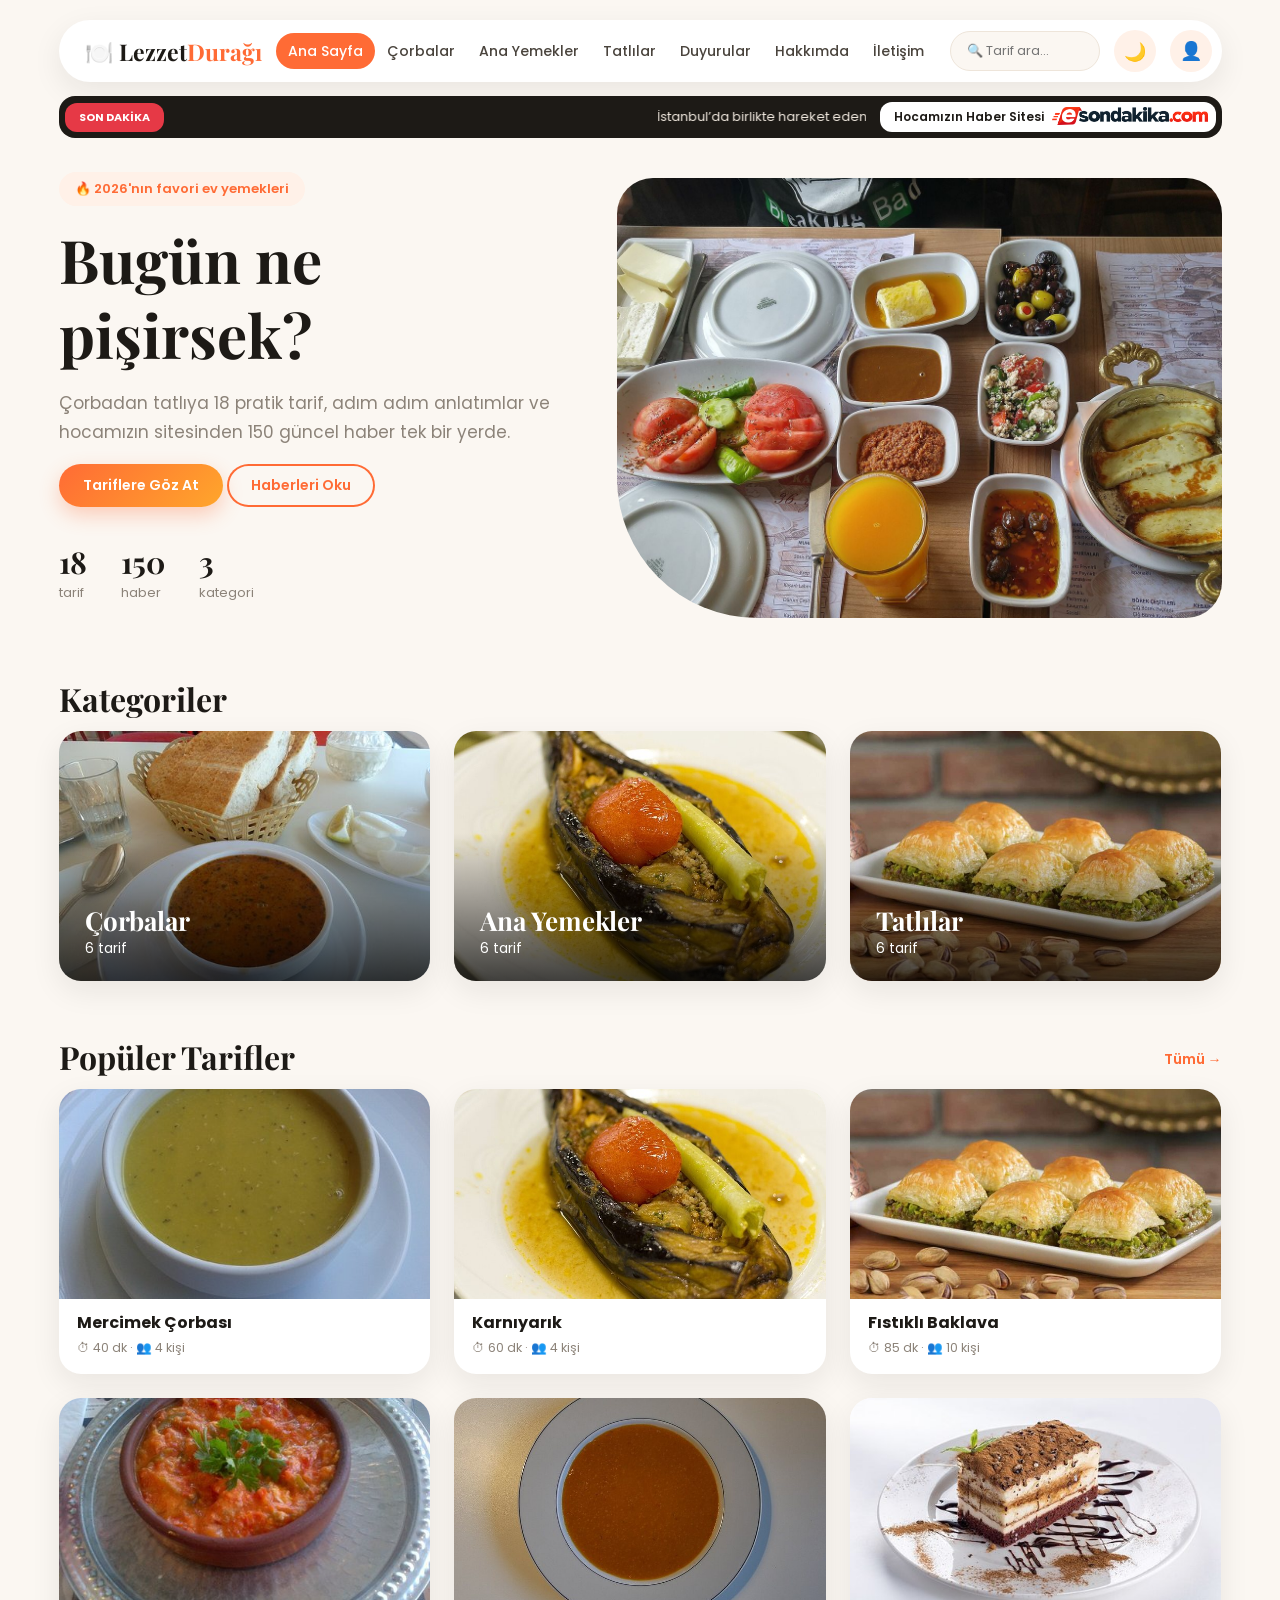
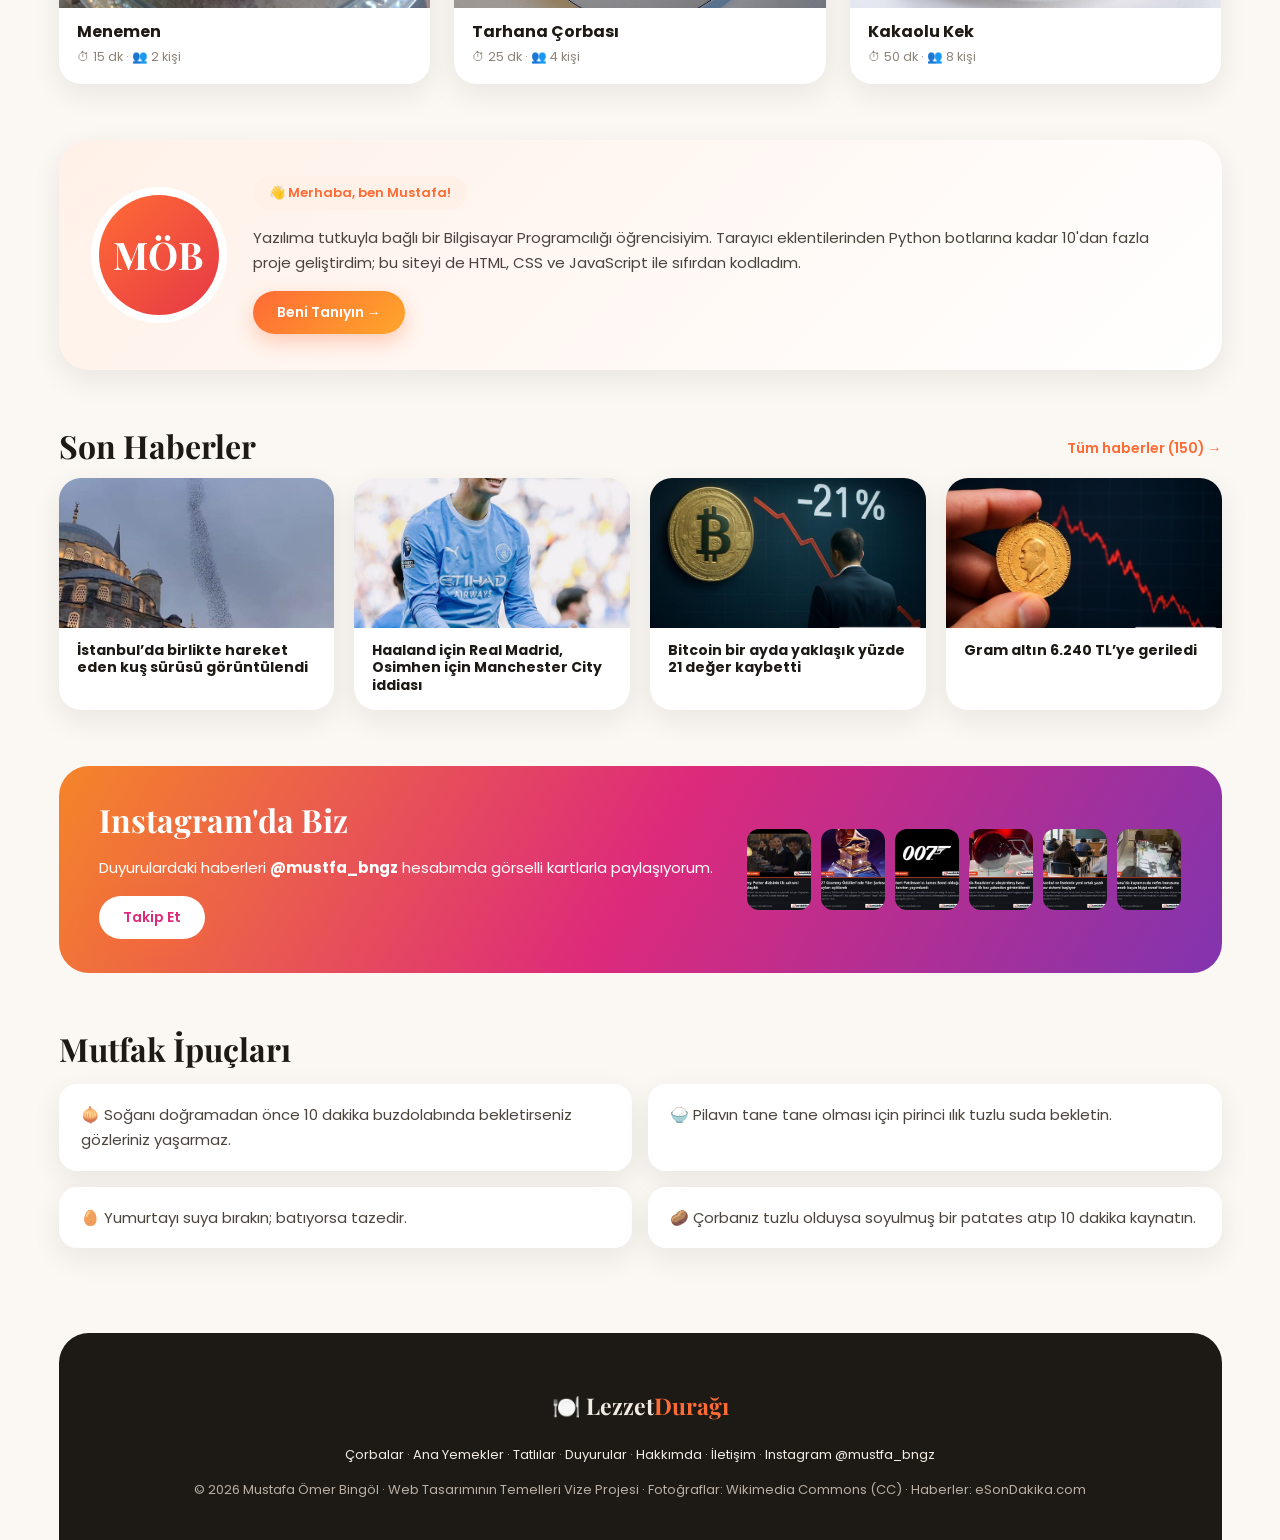
<file: index.html>
<!DOCTYPE html>
<html lang="tr">
<head>
  <meta charset="UTF-8">
  <title>Ana Sayfa | Lezzet Durağı</title>
  <link rel="stylesheet" href="stil.css">
</head>
<body>
<table class="sayfa">
  <tr><td colspan="2" class="ust"><div>
    <a class="logo" href="index.html">🍽️ Lezzet<b>Durağı</b></a>
    <nav><a href="index.html" class="aktif">Ana Sayfa</a><a href="corbalar.html">Çorbalar</a><a href="anayemekler.html">Ana Yemekler</a><a href="tatlilar.html">Tatlılar</a><a href="duyurular.html">Duyurular</a><a href="hakkimda.html">Hakkımda</a><a href="iletisim.html">İletişim</a></nav>
    <form onsubmit="return tarifAra(this)"><input name="q" placeholder="🔍 Tarif ara..."></form>
    <button onclick="tema()" title="Koyu / açık tema">🌙</button><a class="giris" href="index.html#giris" title="Giriş Yap">👤</a>
  </div></td></tr>
  <tr><td colspan="2" class="serit"><div>
    <b>SON DAKİKA</b><marquee onmouseover="this.stop()" onmouseout="this.start()">İstanbul’da birlikte hareket eden kuş sürüsü görüntülendi • Haaland için Real Madrid, Osimhen için Manchester City iddiası • Bitcoin bir ayda yaklaşık yüzde 21 değer kaybetti • Gram altın 6.240 TL’ye geriledi • Öğretmenden GTA 6’nın çıkış haftasında ödev ve sınav düzenlemesi</marquee>
    <a href="https://esondakika.com/tr">Hocamızın Haber Sitesi <img src="haber-gorselleri/esondakika-logo.png" alt="eSonDakika"></a>
  </div></td></tr>
  <tr><td colspan="2">
    <section class="hero">
      <div>
        <span class="rozet">🔥 2026'nın favori ev yemekleri</span>
        <h1>Bugün ne pişirsek?</h1>
        <p>Çorbadan tatlıya 18 pratik tarif, adım adım anlatımlar ve hocamızın sitesinden 150 güncel haber tek bir yerde.</p>
        <a class="btn" href="#tarifler">Tariflere Göz At</a> <a class="btn bos" href="duyurular.html">Haberleri Oku</a>
        <p class="sayilar"><span><b>18</b>tarif</span><span><b>150</b>haber</span><span><b>3</b>kategori</span></p>
      </div>
      <img src="tarif-gorselleri/kapak.jpg" alt="Türk kahvaltı sofrası">
    </section>
    <h2>Kategoriler</h2>
    <div class="izgara">
      <a class="kategori" href="corbalar.html"><img src="tarif-gorselleri/ezogelin.jpg" alt=""><span>Çorbalar<small>6 tarif</small></span></a>
      <a class="kategori" href="anayemekler.html"><img src="tarif-gorselleri/karniyarik.jpg" alt=""><span>Ana Yemekler<small>6 tarif</small></span></a>
      <a class="kategori" href="tatlilar.html"><img src="tarif-gorselleri/baklava.jpg" alt=""><span>Tatlılar<small>6 tarif</small></span></a>
    </div>
    <h2 id="tarifler">Popüler Tarifler <a href="corbalar.html">Tümü →</a></h2>
    <div class="izgara">
      <a href="corbalar.html#mercimek"><img src="tarif-gorselleri/mercimek.jpg" alt=""><h3>Mercimek Çorbası</h3><small>⏱ 40 dk · 👥 4 kişi</small></a>
      <a href="anayemekler.html#karniyarik"><img src="tarif-gorselleri/karniyarik.jpg" alt=""><h3>Karnıyarık</h3><small>⏱ 60 dk · 👥 4 kişi</small></a>
      <a href="tatlilar.html#baklava"><img src="tarif-gorselleri/baklava.jpg" alt=""><h3>Fıstıklı Baklava</h3><small>⏱ 85 dk · 👥 10 kişi</small></a>
      <a href="anayemekler.html#menemen"><img src="tarif-gorselleri/menemen.jpg" alt=""><h3>Menemen</h3><small>⏱ 15 dk · 👥 2 kişi</small></a>
      <a href="corbalar.html#tarhana"><img src="tarif-gorselleri/tarhana.jpg" alt=""><h3>Tarhana Çorbası</h3><small>⏱ 25 dk · 👥 4 kişi</small></a>
      <a href="tatlilar.html#kek"><img src="tarif-gorselleri/kek.jpg" alt=""><h3>Kakaolu Kek</h3><small>⏱ 50 dk · 👥 8 kişi</small></a>
    </div>
    <section class="tanitim">
      <div class="avatar">MÖB</div>
      <div><span class="rozet">👋 Merhaba, ben Mustafa!</span>
      <p>Yazılıma tutkuyla bağlı bir Bilgisayar Programcılığı öğrencisiyim. Tarayıcı eklentilerinden Python botlarına kadar
      10'dan fazla proje geliştirdim; bu siteyi de HTML, CSS ve JavaScript ile sıfırdan kodladım.</p>
      <a class="btn" href="hakkimda.html">Beni Tanıyın →</a></div>
    </section>
    <h2>Son Haberler <a href="duyurular.html">Tüm haberler (150) →</a></h2>
    <div class="izgara dort">
      <a href="https://esondakika.com/tr/yasam/istanbul-da-birlikte-hareket-eden-kus-surusu-goruntulendi-00381256"><img src="haber-gorselleri/08.jpg" alt=""><h3>İstanbul’da birlikte hareket eden kuş sürüsü görüntülendi</h3></a>
      <a href="https://esondakika.com/tr/spor/haaland-icin-real-madrid-osimhen-icin-manchester-city-iddiasi-03780281"><img src="haber-gorselleri/38.jpg" alt=""><h3>Haaland için Real Madrid, Osimhen için Manchester City iddiası</h3></a>
      <a href="https://esondakika.com/tr/ekonomi/bitcoin-bir-ayda-yaklasik-yuzde-21-deger-kaybetti-17241744"><img src="haber-gorselleri/45.jpg" alt=""><h3>Bitcoin bir ayda yaklaşık yüzde 21 değer kaybetti</h3></a>
      <a href="https://esondakika.com/tr/ekonomi/gram-altin-6-240-tl-ye-geriledi-43643610"><img src="haber-gorselleri/46.jpg" alt=""><h3>Gram altın 6.240 TL’ye geriledi</h3></a>
    </div>
    <section class="ig">
      <div><h2>Instagram'da Biz</h2><p>Duyurulardaki haberleri <b>@mustfa_bngz</b> hesabımda görselli kartlarla paylaşıyorum.</p><a class="btn beyaz" href="https://www.instagram.com/mustfa_bngz/">Takip Et</a></div>
      <div class="ig-galeri"><img src="instagram-gorselleri/1.jpg" alt=""><img src="instagram-gorselleri/2.jpg" alt=""><img src="instagram-gorselleri/3.jpg" alt=""><img src="instagram-gorselleri/4.jpg" alt=""><img src="instagram-gorselleri/5.jpg" alt=""><img src="instagram-gorselleri/6.jpg" alt=""></div>
    </section>
    <h2>Mutfak İpuçları</h2>
    <ul class="ipucu">
      <li>🧅 Soğanı doğramadan önce 10 dakika buzdolabında bekletirseniz gözleriniz yaşarmaz.</li>
      <li>🍚 Pilavın tane tane olması için pirinci ılık tuzlu suda bekletin.</li>
      <li>🥚 Yumurtayı suya bırakın; batıyorsa tazedir.</li>
      <li>🥔 Çorbanız tuzlu olduysa soyulmuş bir patates atıp 10 dakika kaynatın.</li>
    </ul>
  </td></tr>
  <tr><td colspan="2" class="alt"><div>
    <p class="logo">🍽️ Lezzet<b>Durağı</b></p>
    <p><a href="corbalar.html">Çorbalar</a> · <a href="anayemekler.html">Ana Yemekler</a> · <a href="tatlilar.html">Tatlılar</a> · <a href="duyurular.html">Duyurular</a> · <a href="hakkimda.html">Hakkımda</a> · <a href="iletisim.html">İletişim</a> · <a href="https://www.instagram.com/mustfa_bngz/">Instagram @mustfa_bngz</a></p>
    <p>© 2026 Mustafa Ömer Bingöl · Web Tasarımının Temelleri Vize Projesi · Fotoğraflar: Wikimedia Commons (CC) · Haberler: eSonDakika.com</p>
  </div></td></tr>
</table>
<div id="giris" class="modal">
  <form class="kutu" onsubmit="return mesaj(this, 'Hoş geldiniz! Üyelik sistemi yakında açılacak.')">
    <a class="kapat" href="#">×</a><h2>Giriş Yap</h2>
    <input placeholder="Kullanıcı adı" required><input type="password" placeholder="Şifre" required>
    <input class="btn" type="submit" value="Giriş Yap">
  </form>
</div>
<script src="betik.js"></script>
</body>
</html>
</file>
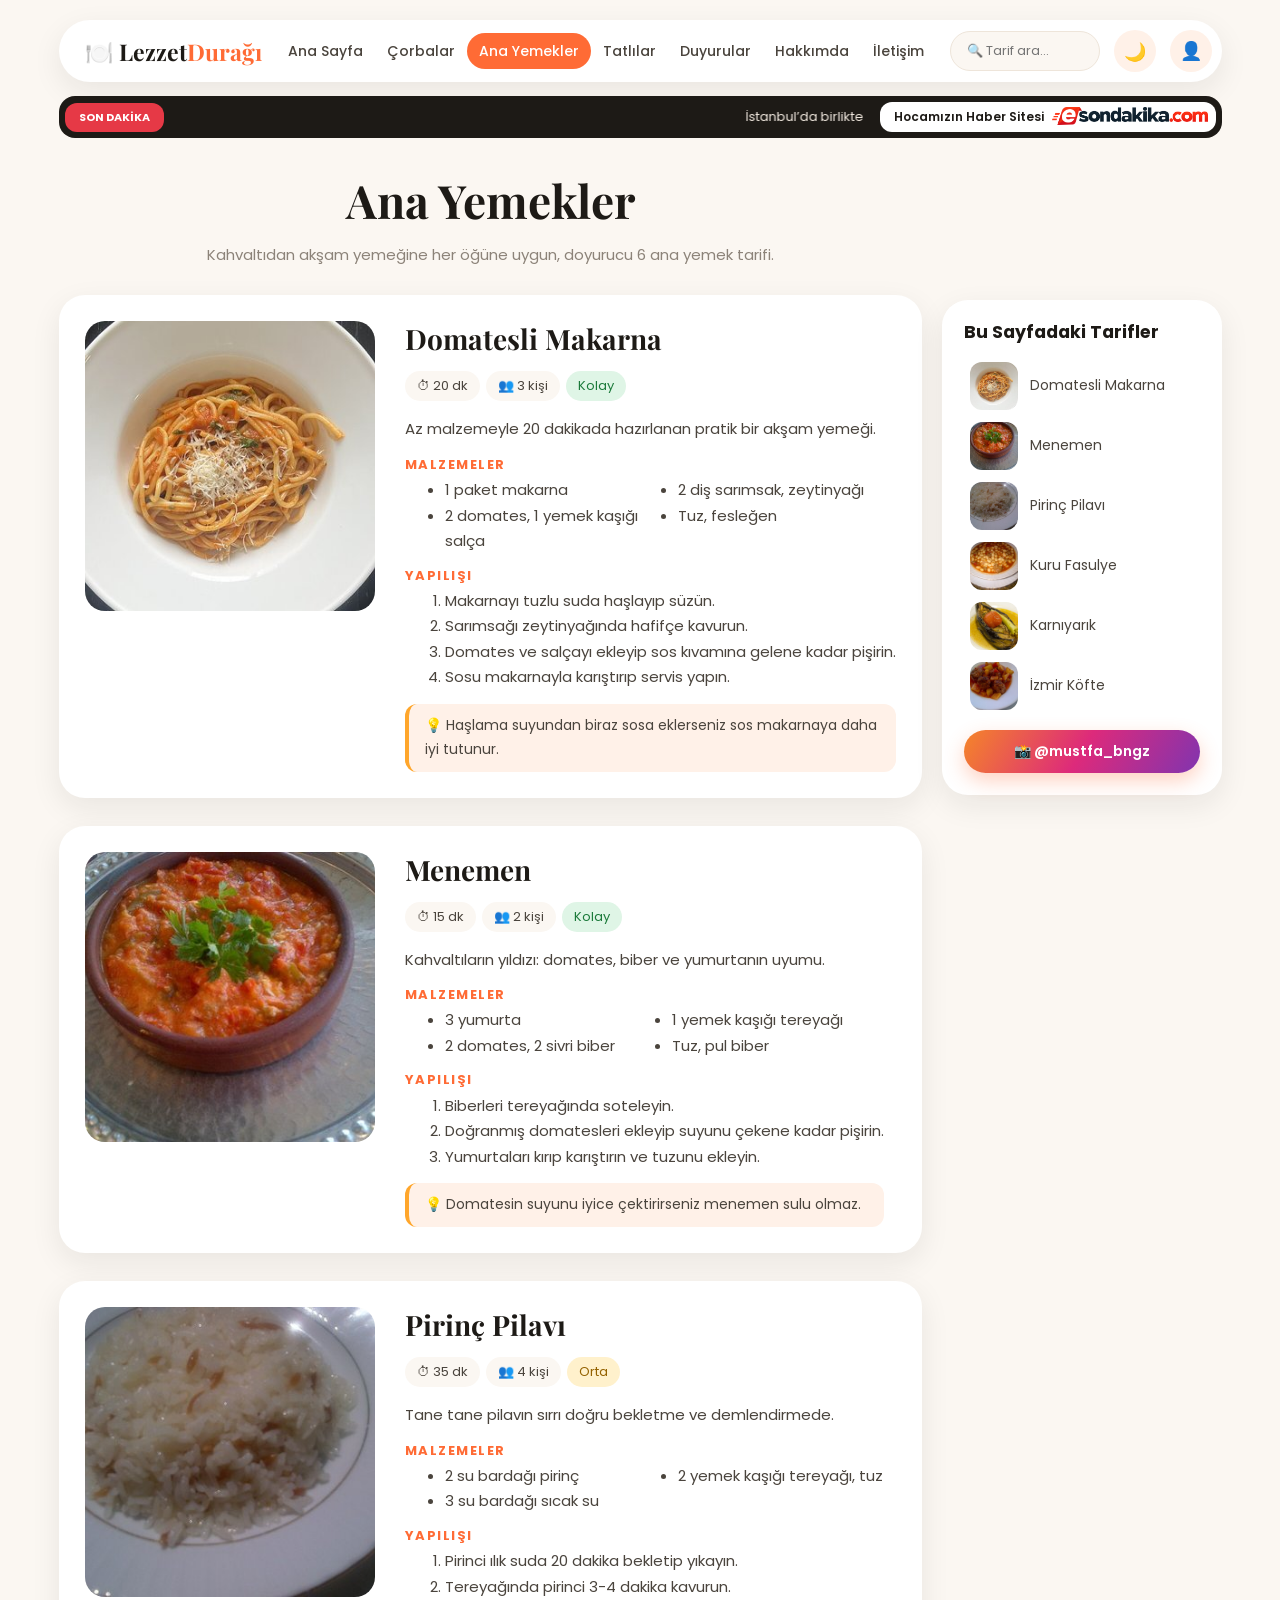
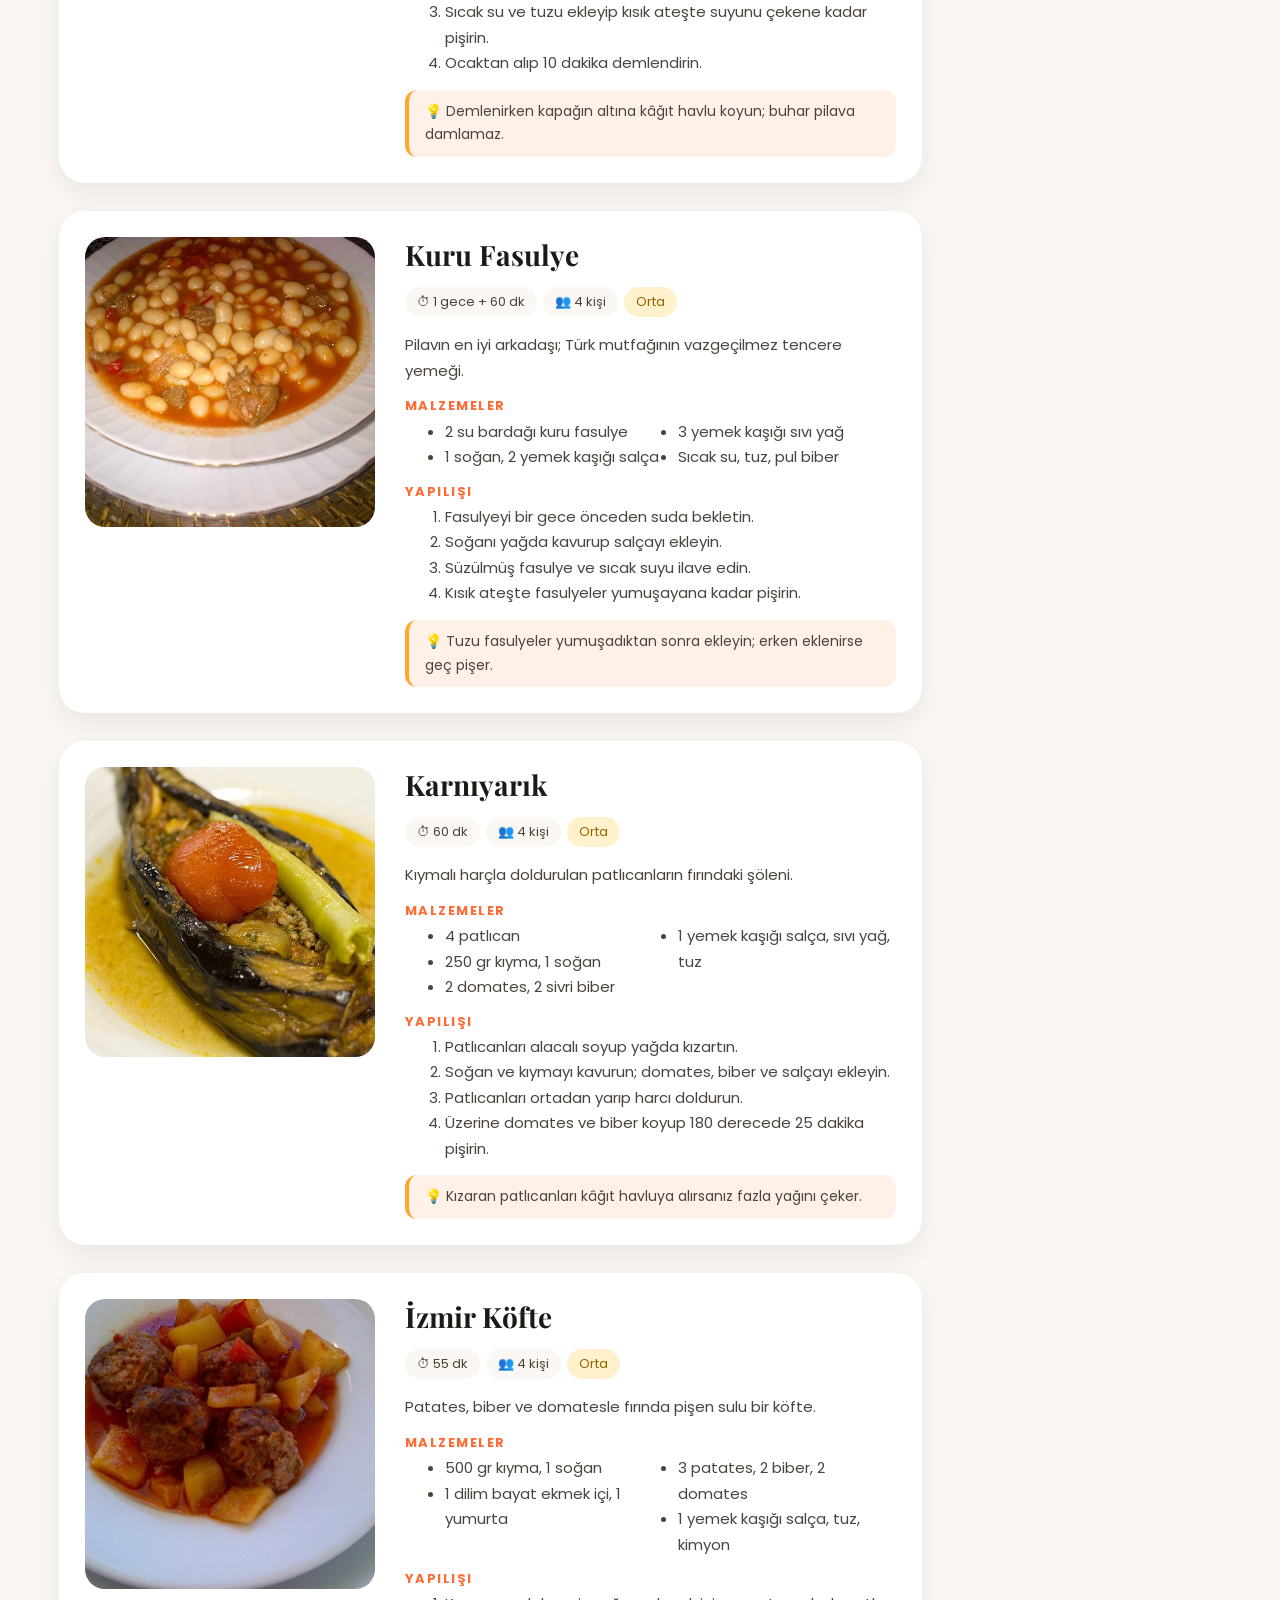
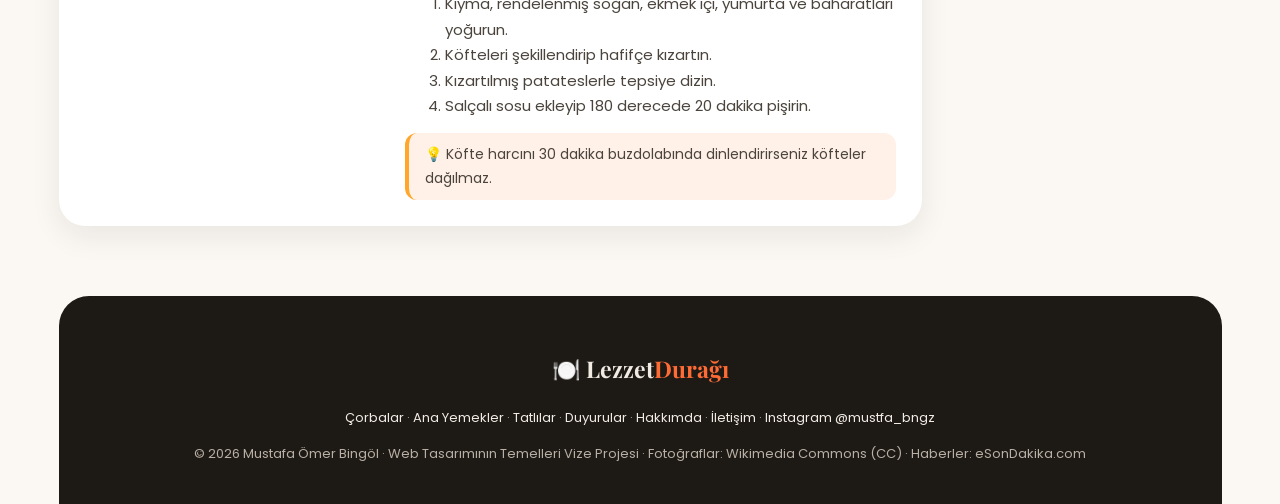
<file: anayemekler.html>
<!DOCTYPE html>
<html lang="tr">
<head>
  <meta charset="UTF-8">
  <title>Ana Yemekler | Lezzet Durağı</title>
  <link rel="stylesheet" href="stil.css">
</head>
<body>
<table class="sayfa">
  <tr><td colspan="2" class="ust"><div>
    <a class="logo" href="index.html">🍽️ Lezzet<b>Durağı</b></a>
    <nav><a href="index.html">Ana Sayfa</a><a href="corbalar.html">Çorbalar</a><a href="anayemekler.html" class="aktif">Ana Yemekler</a><a href="tatlilar.html">Tatlılar</a><a href="duyurular.html">Duyurular</a><a href="hakkimda.html">Hakkımda</a><a href="iletisim.html">İletişim</a></nav>
    <form onsubmit="return tarifAra(this)"><input name="q" placeholder="🔍 Tarif ara..."></form>
    <button onclick="tema()" title="Koyu / açık tema">🌙</button><a class="giris" href="index.html#giris" title="Giriş Yap">👤</a>
  </div></td></tr>
  <tr><td colspan="2" class="serit"><div>
    <b>SON DAKİKA</b><marquee onmouseover="this.stop()" onmouseout="this.start()">İstanbul’da birlikte hareket eden kuş sürüsü görüntülendi • Haaland için Real Madrid, Osimhen için Manchester City iddiası • Bitcoin bir ayda yaklaşık yüzde 21 değer kaybetti • Gram altın 6.240 TL’ye geriledi • Öğretmenden GTA 6’nın çıkış haftasında ödev ve sınav düzenlemesi</marquee>
    <a href="https://esondakika.com/tr">Hocamızın Haber Sitesi <img src="haber-gorselleri/esondakika-logo.png" alt="eSonDakika"></a>
  </div></td></tr>
  <tr><td>
    <div class="baslik"><h1>Ana Yemekler</h1><p>Kahvaltıdan akşam yemeğine her öğüne uygun, doyurucu 6 ana yemek tarifi.</p></div>
    <article class="tarif" id="makarna"><img src="tarif-gorselleri/makarna.jpg" alt="Domatesli Makarna"><div>
      <h2>Domatesli Makarna</h2><p class="bilgi"><span>⏱ 20 dk</span><span>👥 3 kişi</span><span class="kolay">Kolay</span></p>
      <p>Az malzemeyle 20 dakikada hazırlanan pratik bir akşam yemeği.</p>
      <h3>Malzemeler</h3><ul><li>1 paket makarna</li><li>2 domates, 1 yemek kaşığı salça</li><li>2 diş sarımsak, zeytinyağı</li><li>Tuz, fesleğen</li></ul>
      <h3>Yapılışı</h3><ol><li>Makarnayı tuzlu suda haşlayıp süzün.</li><li>Sarımsağı zeytinyağında hafifçe kavurun.</li><li>Domates ve salçayı ekleyip sos kıvamına gelene kadar pişirin.</li><li>Sosu makarnayla karıştırıp servis yapın.</li></ol>
      <p class="puf">💡 Haşlama suyundan biraz sosa eklerseniz sos makarnaya daha iyi tutunur.</p>
    </div></article>
    <article class="tarif" id="menemen"><img src="tarif-gorselleri/menemen.jpg" alt="Menemen"><div>
      <h2>Menemen</h2><p class="bilgi"><span>⏱ 15 dk</span><span>👥 2 kişi</span><span class="kolay">Kolay</span></p>
      <p>Kahvaltıların yıldızı: domates, biber ve yumurtanın uyumu.</p>
      <h3>Malzemeler</h3><ul><li>3 yumurta</li><li>2 domates, 2 sivri biber</li><li>1 yemek kaşığı tereyağı</li><li>Tuz, pul biber</li></ul>
      <h3>Yapılışı</h3><ol><li>Biberleri tereyağında soteleyin.</li><li>Doğranmış domatesleri ekleyip suyunu çekene kadar pişirin.</li><li>Yumurtaları kırıp karıştırın ve tuzunu ekleyin.</li></ol>
      <p class="puf">💡 Domatesin suyunu iyice çektirirseniz menemen sulu olmaz.</p>
    </div></article>
    <article class="tarif" id="pilav"><img src="tarif-gorselleri/pilav.jpg" alt="Pirinç Pilavı"><div>
      <h2>Pirinç Pilavı</h2><p class="bilgi"><span>⏱ 35 dk</span><span>👥 4 kişi</span><span class="orta">Orta</span></p>
      <p>Tane tane pilavın sırrı doğru bekletme ve demlendirmede.</p>
      <h3>Malzemeler</h3><ul><li>2 su bardağı pirinç</li><li>3 su bardağı sıcak su</li><li>2 yemek kaşığı tereyağı, tuz</li></ul>
      <h3>Yapılışı</h3><ol><li>Pirinci ılık suda 20 dakika bekletip yıkayın.</li><li>Tereyağında pirinci 3-4 dakika kavurun.</li><li>Sıcak su ve tuzu ekleyip kısık ateşte suyunu çekene kadar pişirin.</li><li>Ocaktan alıp 10 dakika demlendirin.</li></ol>
      <p class="puf">💡 Demlenirken kapağın altına kâğıt havlu koyun; buhar pilava damlamaz.</p>
    </div></article>
    <article class="tarif" id="kurufasulye"><img src="tarif-gorselleri/kurufasulye.jpg" alt="Kuru Fasulye"><div>
      <h2>Kuru Fasulye</h2><p class="bilgi"><span>⏱ 1 gece + 60 dk</span><span>👥 4 kişi</span><span class="orta">Orta</span></p>
      <p>Pilavın en iyi arkadaşı; Türk mutfağının vazgeçilmez tencere yemeği.</p>
      <h3>Malzemeler</h3><ul><li>2 su bardağı kuru fasulye</li><li>1 soğan, 2 yemek kaşığı salça</li><li>3 yemek kaşığı sıvı yağ</li><li>Sıcak su, tuz, pul biber</li></ul>
      <h3>Yapılışı</h3><ol><li>Fasulyeyi bir gece önceden suda bekletin.</li><li>Soğanı yağda kavurup salçayı ekleyin.</li><li>Süzülmüş fasulye ve sıcak suyu ilave edin.</li><li>Kısık ateşte fasulyeler yumuşayana kadar pişirin.</li></ol>
      <p class="puf">💡 Tuzu fasulyeler yumuşadıktan sonra ekleyin; erken eklenirse geç pişer.</p>
    </div></article>
    <article class="tarif" id="karniyarik"><img src="tarif-gorselleri/karniyarik.jpg" alt="Karnıyarık"><div>
      <h2>Karnıyarık</h2><p class="bilgi"><span>⏱ 60 dk</span><span>👥 4 kişi</span><span class="orta">Orta</span></p>
      <p>Kıymalı harçla doldurulan patlıcanların fırındaki şöleni.</p>
      <h3>Malzemeler</h3><ul><li>4 patlıcan</li><li>250 gr kıyma, 1 soğan</li><li>2 domates, 2 sivri biber</li><li>1 yemek kaşığı salça, sıvı yağ, tuz</li></ul>
      <h3>Yapılışı</h3><ol><li>Patlıcanları alacalı soyup yağda kızartın.</li><li>Soğan ve kıymayı kavurun; domates, biber ve salçayı ekleyin.</li><li>Patlıcanları ortadan yarıp harcı doldurun.</li><li>Üzerine domates ve biber koyup 180 derecede 25 dakika pişirin.</li></ol>
      <p class="puf">💡 Kızaran patlıcanları kâğıt havluya alırsanız fazla yağını çeker.</p>
    </div></article>
    <article class="tarif" id="kofte"><img src="tarif-gorselleri/kofte.jpg" alt="İzmir Köfte"><div>
      <h2>İzmir Köfte</h2><p class="bilgi"><span>⏱ 55 dk</span><span>👥 4 kişi</span><span class="orta">Orta</span></p>
      <p>Patates, biber ve domatesle fırında pişen sulu bir köfte.</p>
      <h3>Malzemeler</h3><ul><li>500 gr kıyma, 1 soğan</li><li>1 dilim bayat ekmek içi, 1 yumurta</li><li>3 patates, 2 biber, 2 domates</li><li>1 yemek kaşığı salça, tuz, kimyon</li></ul>
      <h3>Yapılışı</h3><ol><li>Kıyma, rendelenmiş soğan, ekmek içi, yumurta ve baharatları yoğurun.</li><li>Köfteleri şekillendirip hafifçe kızartın.</li><li>Kızartılmış patateslerle tepsiye dizin.</li><li>Salçalı sosu ekleyip 180 derecede 20 dakika pişirin.</li></ol>
      <p class="puf">💡 Köfte harcını 30 dakika buzdolabında dinlendirirseniz köfteler dağılmaz.</p>
    </div></article>
  </td><td class="yan"><div>
    <h3>Bu Sayfadaki Tarifler</h3>
    <a class="mini" href="#makarna"><img src="tarif-gorselleri/makarna.jpg" alt="">Domatesli Makarna</a>
    <a class="mini" href="#menemen"><img src="tarif-gorselleri/menemen.jpg" alt="">Menemen</a>
    <a class="mini" href="#pilav"><img src="tarif-gorselleri/pilav.jpg" alt="">Pirinç Pilavı</a>
    <a class="mini" href="#kurufasulye"><img src="tarif-gorselleri/kurufasulye.jpg" alt="">Kuru Fasulye</a>
    <a class="mini" href="#karniyarik"><img src="tarif-gorselleri/karniyarik.jpg" alt="">Karnıyarık</a>
    <a class="mini" href="#kofte"><img src="tarif-gorselleri/kofte.jpg" alt="">İzmir Köfte</a>
    <a class="btn ig-renk" href="https://www.instagram.com/mustfa_bngz/">📸 @mustfa_bngz</a>
  </div></td></tr>
  <tr><td colspan="2" class="alt"><div>
    <p class="logo">🍽️ Lezzet<b>Durağı</b></p>
    <p><a href="corbalar.html">Çorbalar</a> · <a href="anayemekler.html">Ana Yemekler</a> · <a href="tatlilar.html">Tatlılar</a> · <a href="duyurular.html">Duyurular</a> · <a href="hakkimda.html">Hakkımda</a> · <a href="iletisim.html">İletişim</a> · <a href="https://www.instagram.com/mustfa_bngz/">Instagram @mustfa_bngz</a></p>
    <p>© 2026 Mustafa Ömer Bingöl · Web Tasarımının Temelleri Vize Projesi · Fotoğraflar: Wikimedia Commons (CC) · Haberler: eSonDakika.com</p>
  </div></td></tr>
</table>
<script src="betik.js"></script>
</body>
</html>
</file>
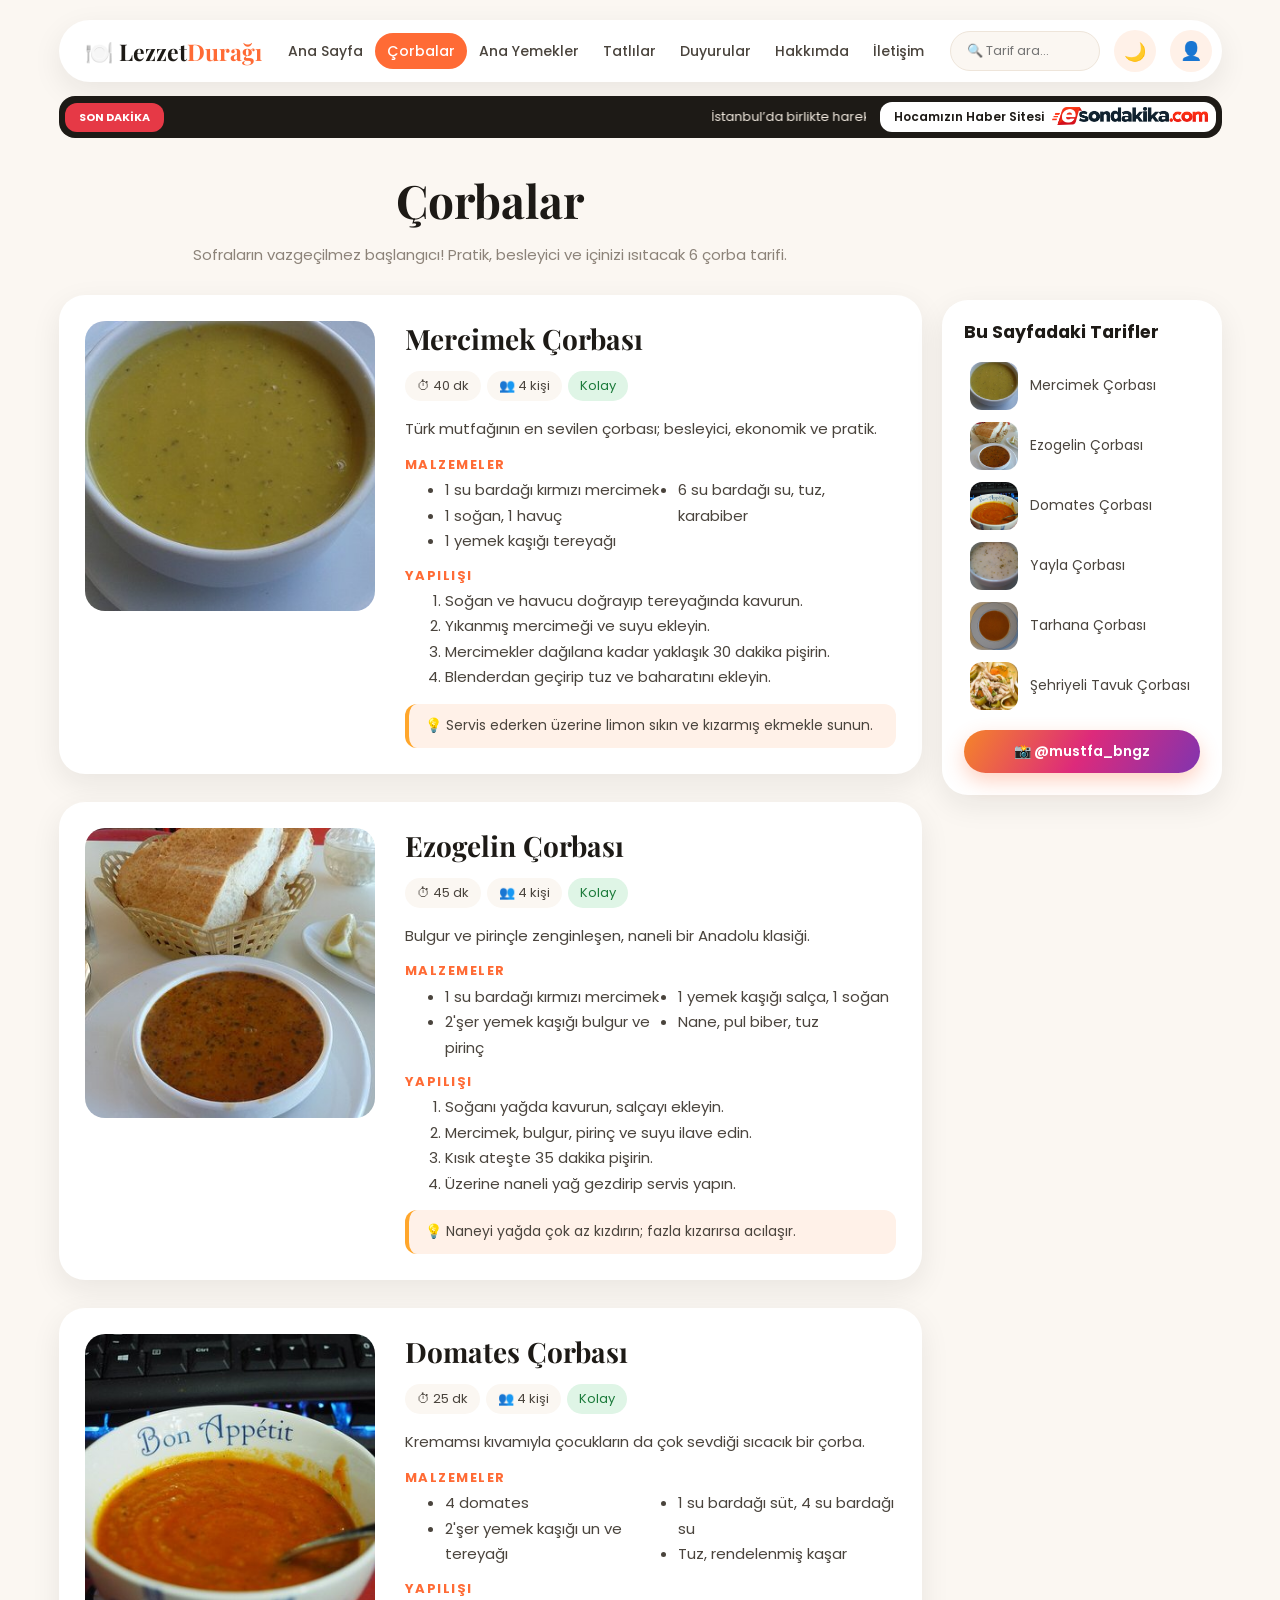
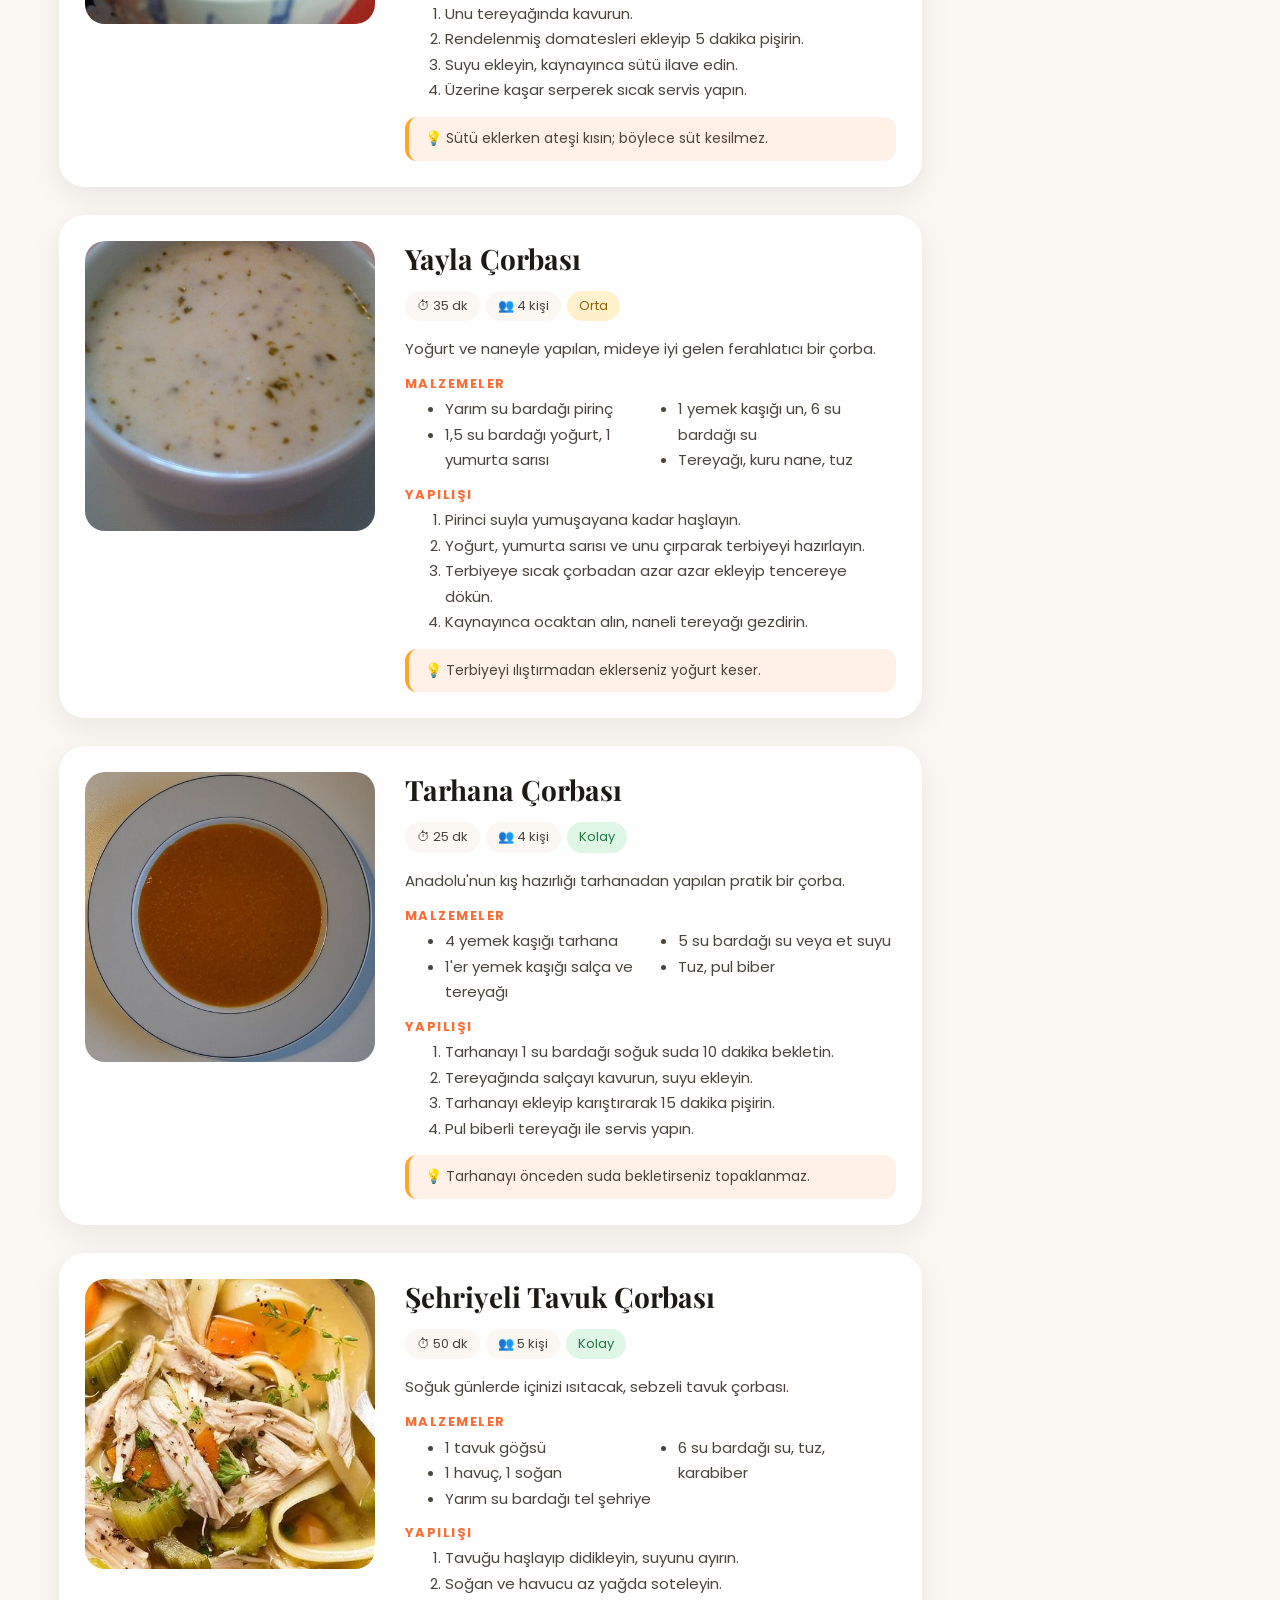
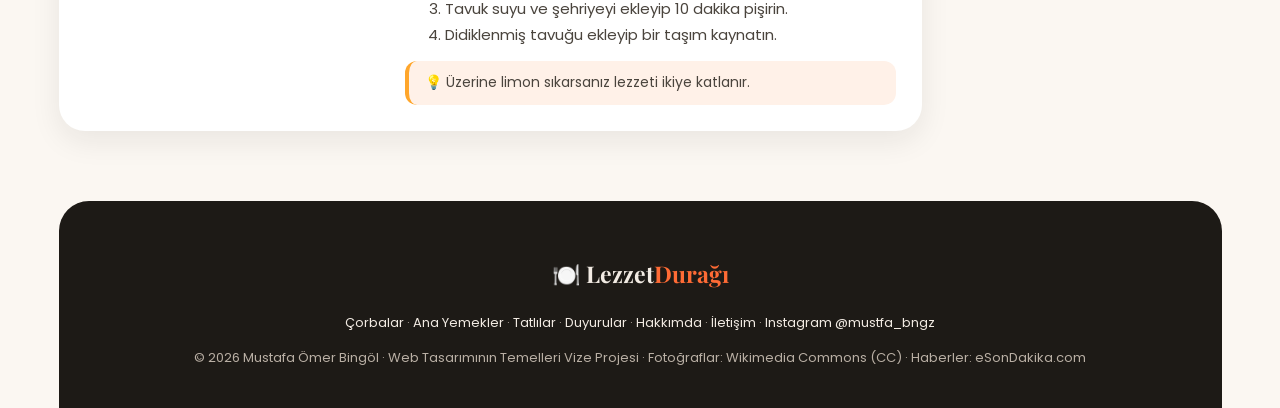
<file: corbalar.html>
<!DOCTYPE html>
<html lang="tr">
<head>
  <meta charset="UTF-8">
  <title>Çorbalar | Lezzet Durağı</title>
  <link rel="stylesheet" href="stil.css">
</head>
<body>
<table class="sayfa">
  <tr><td colspan="2" class="ust"><div>
    <a class="logo" href="index.html">🍽️ Lezzet<b>Durağı</b></a>
    <nav><a href="index.html">Ana Sayfa</a><a href="corbalar.html" class="aktif">Çorbalar</a><a href="anayemekler.html">Ana Yemekler</a><a href="tatlilar.html">Tatlılar</a><a href="duyurular.html">Duyurular</a><a href="hakkimda.html">Hakkımda</a><a href="iletisim.html">İletişim</a></nav>
    <form onsubmit="return tarifAra(this)"><input name="q" placeholder="🔍 Tarif ara..."></form>
    <button onclick="tema()" title="Koyu / açık tema">🌙</button><a class="giris" href="index.html#giris" title="Giriş Yap">👤</a>
  </div></td></tr>
  <tr><td colspan="2" class="serit"><div>
    <b>SON DAKİKA</b><marquee onmouseover="this.stop()" onmouseout="this.start()">İstanbul’da birlikte hareket eden kuş sürüsü görüntülendi • Haaland için Real Madrid, Osimhen için Manchester City iddiası • Bitcoin bir ayda yaklaşık yüzde 21 değer kaybetti • Gram altın 6.240 TL’ye geriledi • Öğretmenden GTA 6’nın çıkış haftasında ödev ve sınav düzenlemesi</marquee>
    <a href="https://esondakika.com/tr">Hocamızın Haber Sitesi <img src="haber-gorselleri/esondakika-logo.png" alt="eSonDakika"></a>
  </div></td></tr>
  <tr><td>
    <div class="baslik"><h1>Çorbalar</h1><p>Sofraların vazgeçilmez başlangıcı! Pratik, besleyici ve içinizi ısıtacak 6 çorba tarifi.</p></div>
    <article class="tarif" id="mercimek"><img src="tarif-gorselleri/mercimek.jpg" alt="Mercimek Çorbası"><div>
      <h2>Mercimek Çorbası</h2><p class="bilgi"><span>⏱ 40 dk</span><span>👥 4 kişi</span><span class="kolay">Kolay</span></p>
      <p>Türk mutfağının en sevilen çorbası; besleyici, ekonomik ve pratik.</p>
      <h3>Malzemeler</h3><ul><li>1 su bardağı kırmızı mercimek</li><li>1 soğan, 1 havuç</li><li>1 yemek kaşığı tereyağı</li><li>6 su bardağı su, tuz, karabiber</li></ul>
      <h3>Yapılışı</h3><ol><li>Soğan ve havucu doğrayıp tereyağında kavurun.</li><li>Yıkanmış mercimeği ve suyu ekleyin.</li><li>Mercimekler dağılana kadar yaklaşık 30 dakika pişirin.</li><li>Blenderdan geçirip tuz ve baharatını ekleyin.</li></ol>
      <p class="puf">💡 Servis ederken üzerine limon sıkın ve kızarmış ekmekle sunun.</p>
    </div></article>
    <article class="tarif" id="ezogelin"><img src="tarif-gorselleri/ezogelin.jpg" alt="Ezogelin Çorbası"><div>
      <h2>Ezogelin Çorbası</h2><p class="bilgi"><span>⏱ 45 dk</span><span>👥 4 kişi</span><span class="kolay">Kolay</span></p>
      <p>Bulgur ve pirinçle zenginleşen, naneli bir Anadolu klasiği.</p>
      <h3>Malzemeler</h3><ul><li>1 su bardağı kırmızı mercimek</li><li>2'şer yemek kaşığı bulgur ve pirinç</li><li>1 yemek kaşığı salça, 1 soğan</li><li>Nane, pul biber, tuz</li></ul>
      <h3>Yapılışı</h3><ol><li>Soğanı yağda kavurun, salçayı ekleyin.</li><li>Mercimek, bulgur, pirinç ve suyu ilave edin.</li><li>Kısık ateşte 35 dakika pişirin.</li><li>Üzerine naneli yağ gezdirip servis yapın.</li></ol>
      <p class="puf">💡 Naneyi yağda çok az kızdırın; fazla kızarırsa acılaşır.</p>
    </div></article>
    <article class="tarif" id="domates"><img src="tarif-gorselleri/domates.jpg" alt="Domates Çorbası"><div>
      <h2>Domates Çorbası</h2><p class="bilgi"><span>⏱ 25 dk</span><span>👥 4 kişi</span><span class="kolay">Kolay</span></p>
      <p>Kremamsı kıvamıyla çocukların da çok sevdiği sıcacık bir çorba.</p>
      <h3>Malzemeler</h3><ul><li>4 domates</li><li>2'şer yemek kaşığı un ve tereyağı</li><li>1 su bardağı süt, 4 su bardağı su</li><li>Tuz, rendelenmiş kaşar</li></ul>
      <h3>Yapılışı</h3><ol><li>Unu tereyağında kavurun.</li><li>Rendelenmiş domatesleri ekleyip 5 dakika pişirin.</li><li>Suyu ekleyin, kaynayınca sütü ilave edin.</li><li>Üzerine kaşar serperek sıcak servis yapın.</li></ol>
      <p class="puf">💡 Sütü eklerken ateşi kısın; böylece süt kesilmez.</p>
    </div></article>
    <article class="tarif" id="yayla"><img src="tarif-gorselleri/yayla.jpg" alt="Yayla Çorbası"><div>
      <h2>Yayla Çorbası</h2><p class="bilgi"><span>⏱ 35 dk</span><span>👥 4 kişi</span><span class="orta">Orta</span></p>
      <p>Yoğurt ve naneyle yapılan, mideye iyi gelen ferahlatıcı bir çorba.</p>
      <h3>Malzemeler</h3><ul><li>Yarım su bardağı pirinç</li><li>1,5 su bardağı yoğurt, 1 yumurta sarısı</li><li>1 yemek kaşığı un, 6 su bardağı su</li><li>Tereyağı, kuru nane, tuz</li></ul>
      <h3>Yapılışı</h3><ol><li>Pirinci suyla yumuşayana kadar haşlayın.</li><li>Yoğurt, yumurta sarısı ve unu çırparak terbiyeyi hazırlayın.</li><li>Terbiyeye sıcak çorbadan azar azar ekleyip tencereye dökün.</li><li>Kaynayınca ocaktan alın, naneli tereyağı gezdirin.</li></ol>
      <p class="puf">💡 Terbiyeyi ılıştırmadan eklerseniz yoğurt keser.</p>
    </div></article>
    <article class="tarif" id="tarhana"><img src="tarif-gorselleri/tarhana.jpg" alt="Tarhana Çorbası"><div>
      <h2>Tarhana Çorbası</h2><p class="bilgi"><span>⏱ 25 dk</span><span>👥 4 kişi</span><span class="kolay">Kolay</span></p>
      <p>Anadolu'nun kış hazırlığı tarhanadan yapılan pratik bir çorba.</p>
      <h3>Malzemeler</h3><ul><li>4 yemek kaşığı tarhana</li><li>1'er yemek kaşığı salça ve tereyağı</li><li>5 su bardağı su veya et suyu</li><li>Tuz, pul biber</li></ul>
      <h3>Yapılışı</h3><ol><li>Tarhanayı 1 su bardağı soğuk suda 10 dakika bekletin.</li><li>Tereyağında salçayı kavurun, suyu ekleyin.</li><li>Tarhanayı ekleyip karıştırarak 15 dakika pişirin.</li><li>Pul biberli tereyağı ile servis yapın.</li></ol>
      <p class="puf">💡 Tarhanayı önceden suda bekletirseniz topaklanmaz.</p>
    </div></article>
    <article class="tarif" id="tavuk"><img src="tarif-gorselleri/tavuk.jpg" alt="Şehriyeli Tavuk Çorbası"><div>
      <h2>Şehriyeli Tavuk Çorbası</h2><p class="bilgi"><span>⏱ 50 dk</span><span>👥 5 kişi</span><span class="kolay">Kolay</span></p>
      <p>Soğuk günlerde içinizi ısıtacak, sebzeli tavuk çorbası.</p>
      <h3>Malzemeler</h3><ul><li>1 tavuk göğsü</li><li>1 havuç, 1 soğan</li><li>Yarım su bardağı tel şehriye</li><li>6 su bardağı su, tuz, karabiber</li></ul>
      <h3>Yapılışı</h3><ol><li>Tavuğu haşlayıp didikleyin, suyunu ayırın.</li><li>Soğan ve havucu az yağda soteleyin.</li><li>Tavuk suyu ve şehriyeyi ekleyip 10 dakika pişirin.</li><li>Didiklenmiş tavuğu ekleyip bir taşım kaynatın.</li></ol>
      <p class="puf">💡 Üzerine limon sıkarsanız lezzeti ikiye katlanır.</p>
    </div></article>
  </td><td class="yan"><div>
    <h3>Bu Sayfadaki Tarifler</h3>
    <a class="mini" href="#mercimek"><img src="tarif-gorselleri/mercimek.jpg" alt="">Mercimek Çorbası</a>
    <a class="mini" href="#ezogelin"><img src="tarif-gorselleri/ezogelin.jpg" alt="">Ezogelin Çorbası</a>
    <a class="mini" href="#domates"><img src="tarif-gorselleri/domates.jpg" alt="">Domates Çorbası</a>
    <a class="mini" href="#yayla"><img src="tarif-gorselleri/yayla.jpg" alt="">Yayla Çorbası</a>
    <a class="mini" href="#tarhana"><img src="tarif-gorselleri/tarhana.jpg" alt="">Tarhana Çorbası</a>
    <a class="mini" href="#tavuk"><img src="tarif-gorselleri/tavuk.jpg" alt="">Şehriyeli Tavuk Çorbası</a>
    <a class="btn ig-renk" href="https://www.instagram.com/mustfa_bngz/">📸 @mustfa_bngz</a>
  </div></td></tr>
  <tr><td colspan="2" class="alt"><div>
    <p class="logo">🍽️ Lezzet<b>Durağı</b></p>
    <p><a href="corbalar.html">Çorbalar</a> · <a href="anayemekler.html">Ana Yemekler</a> · <a href="tatlilar.html">Tatlılar</a> · <a href="duyurular.html">Duyurular</a> · <a href="hakkimda.html">Hakkımda</a> · <a href="iletisim.html">İletişim</a> · <a href="https://www.instagram.com/mustfa_bngz/">Instagram @mustfa_bngz</a></p>
    <p>© 2026 Mustafa Ömer Bingöl · Web Tasarımının Temelleri Vize Projesi · Fotoğraflar: Wikimedia Commons (CC) · Haberler: eSonDakika.com</p>
  </div></td></tr>
</table>
<script src="betik.js"></script>
</body>
</html>
</file>
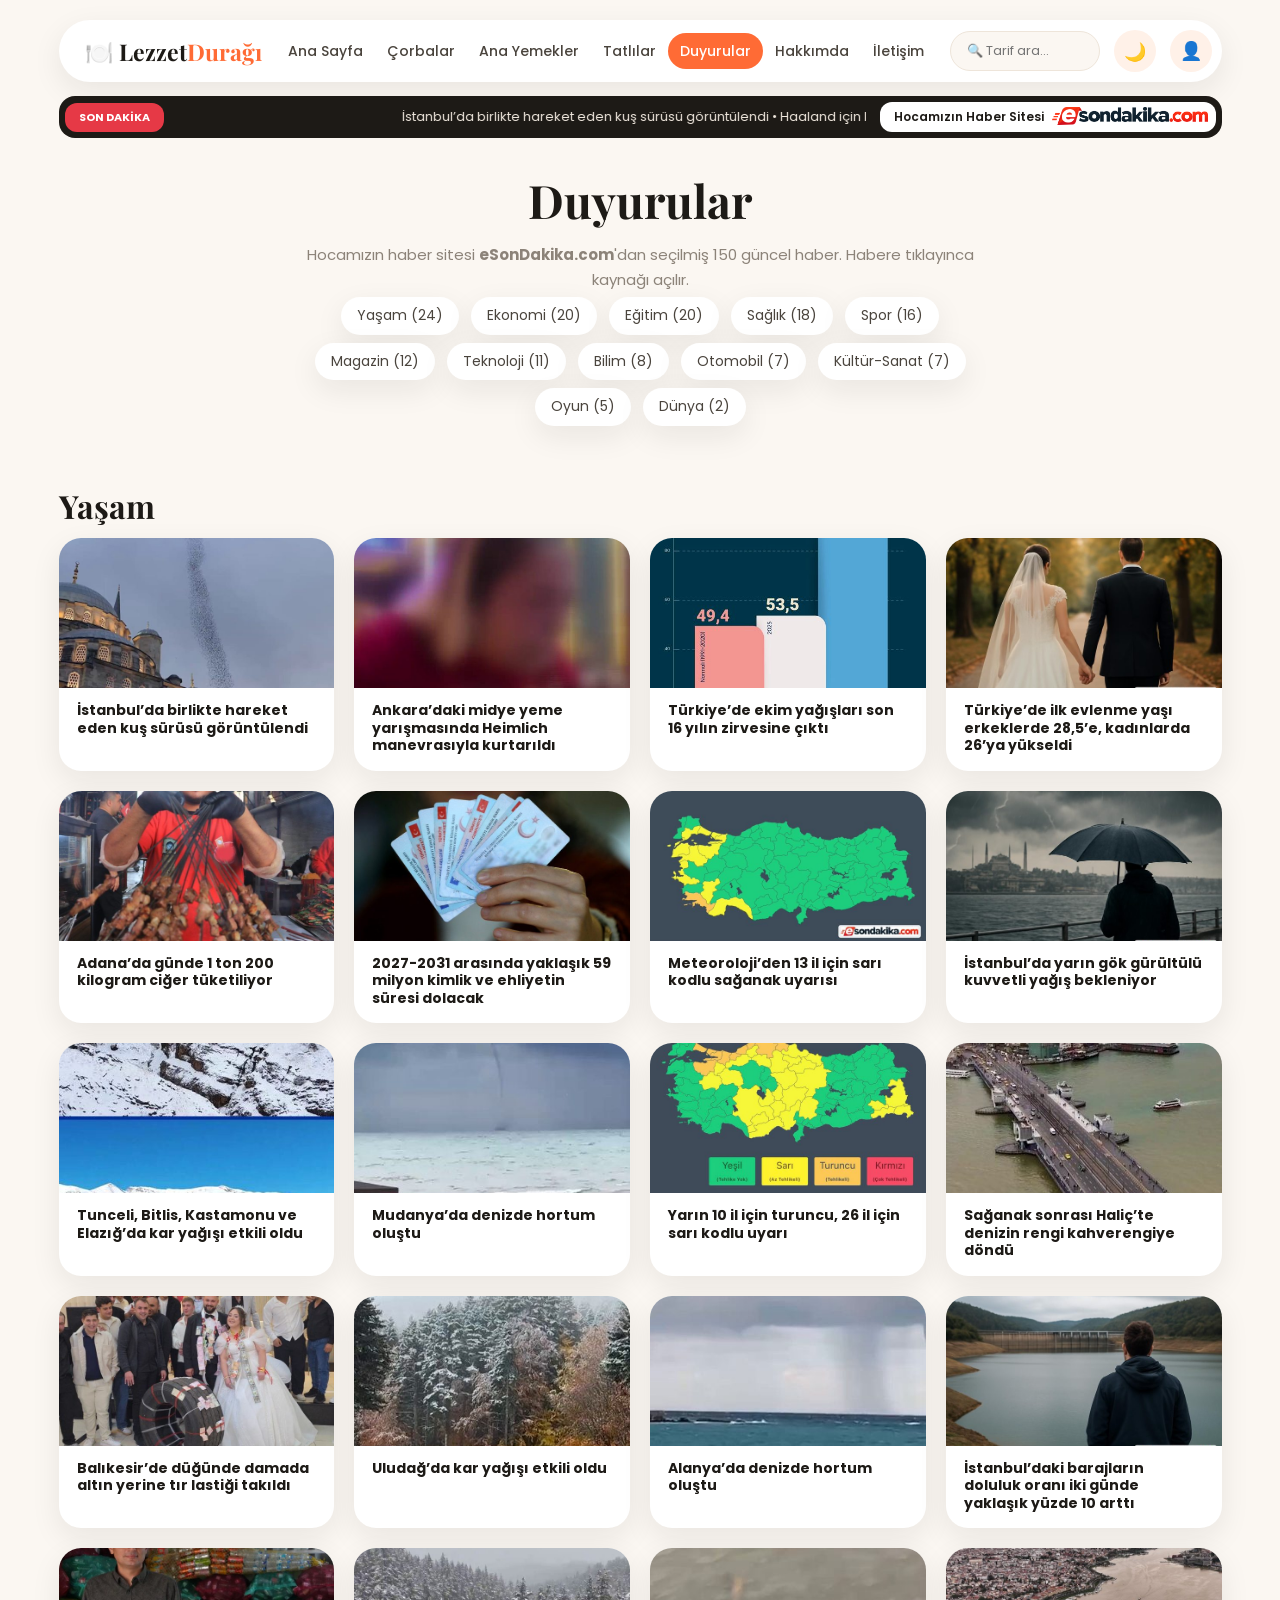
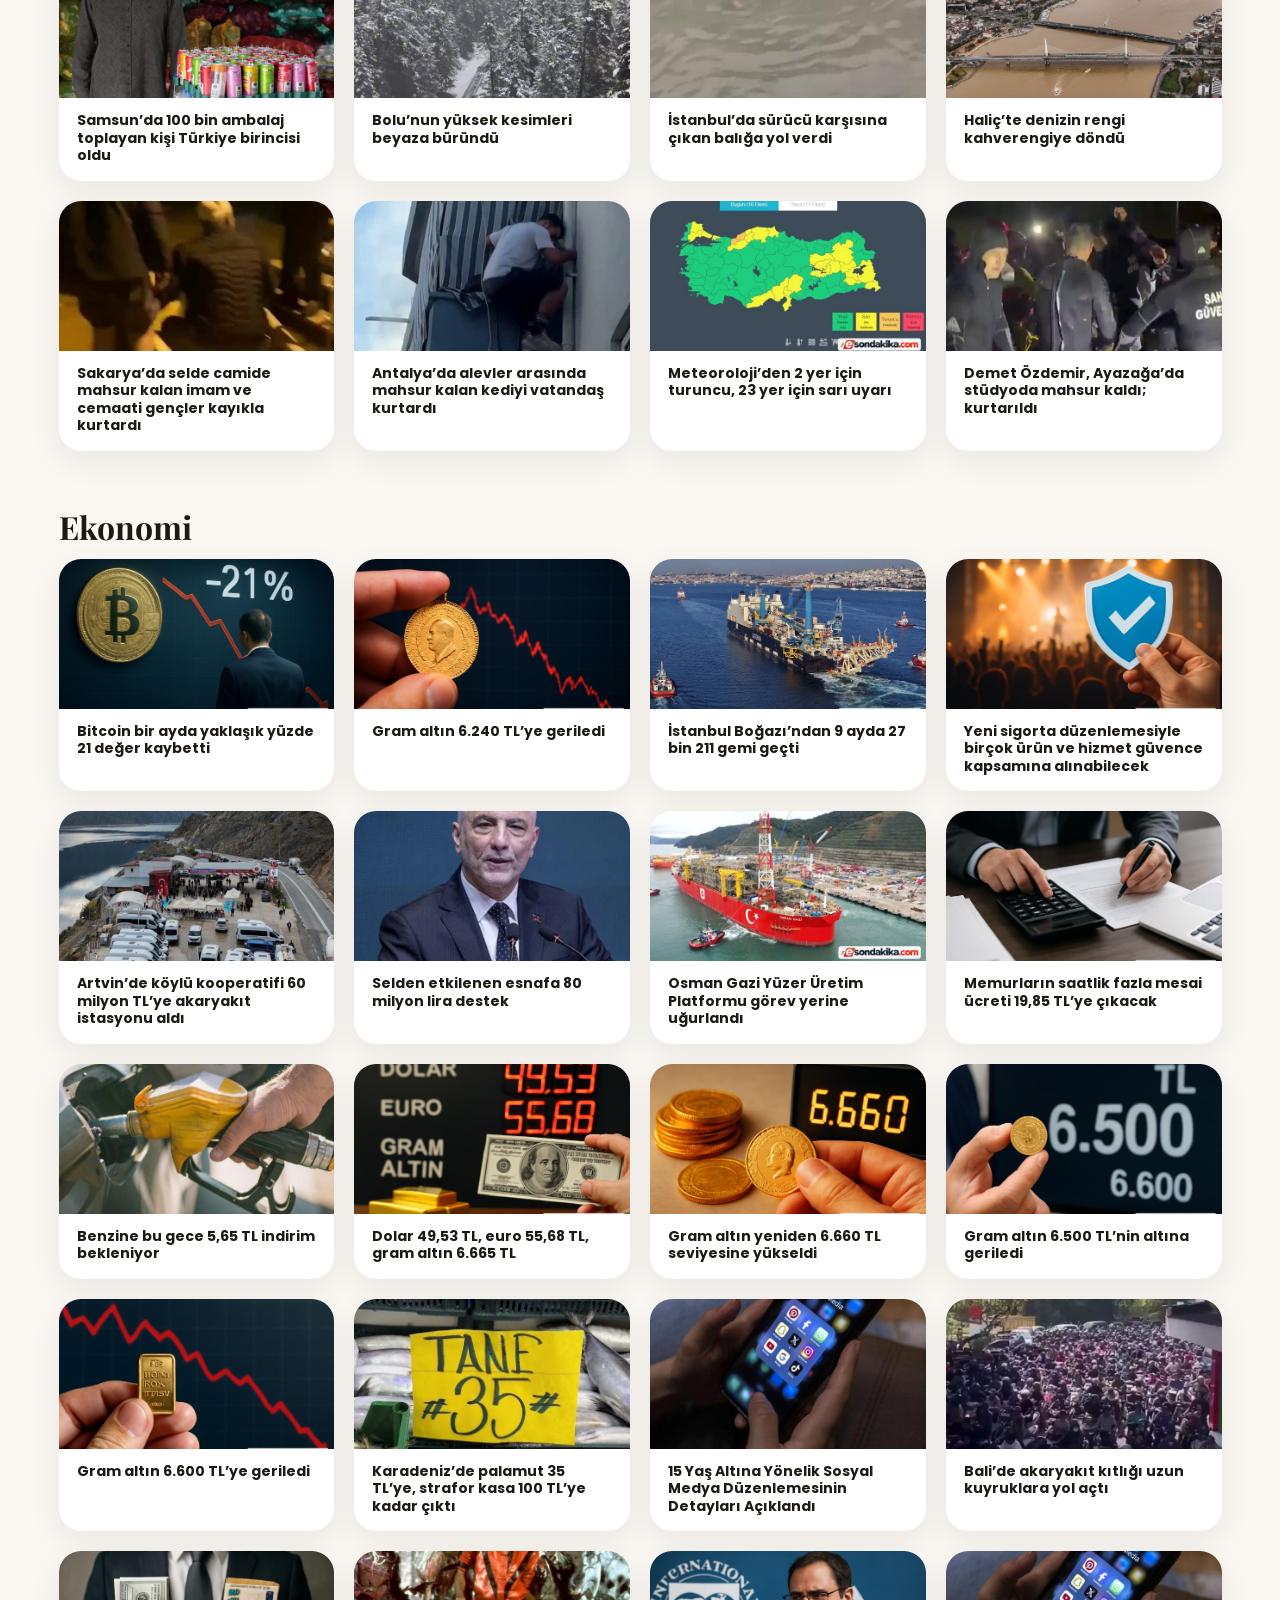
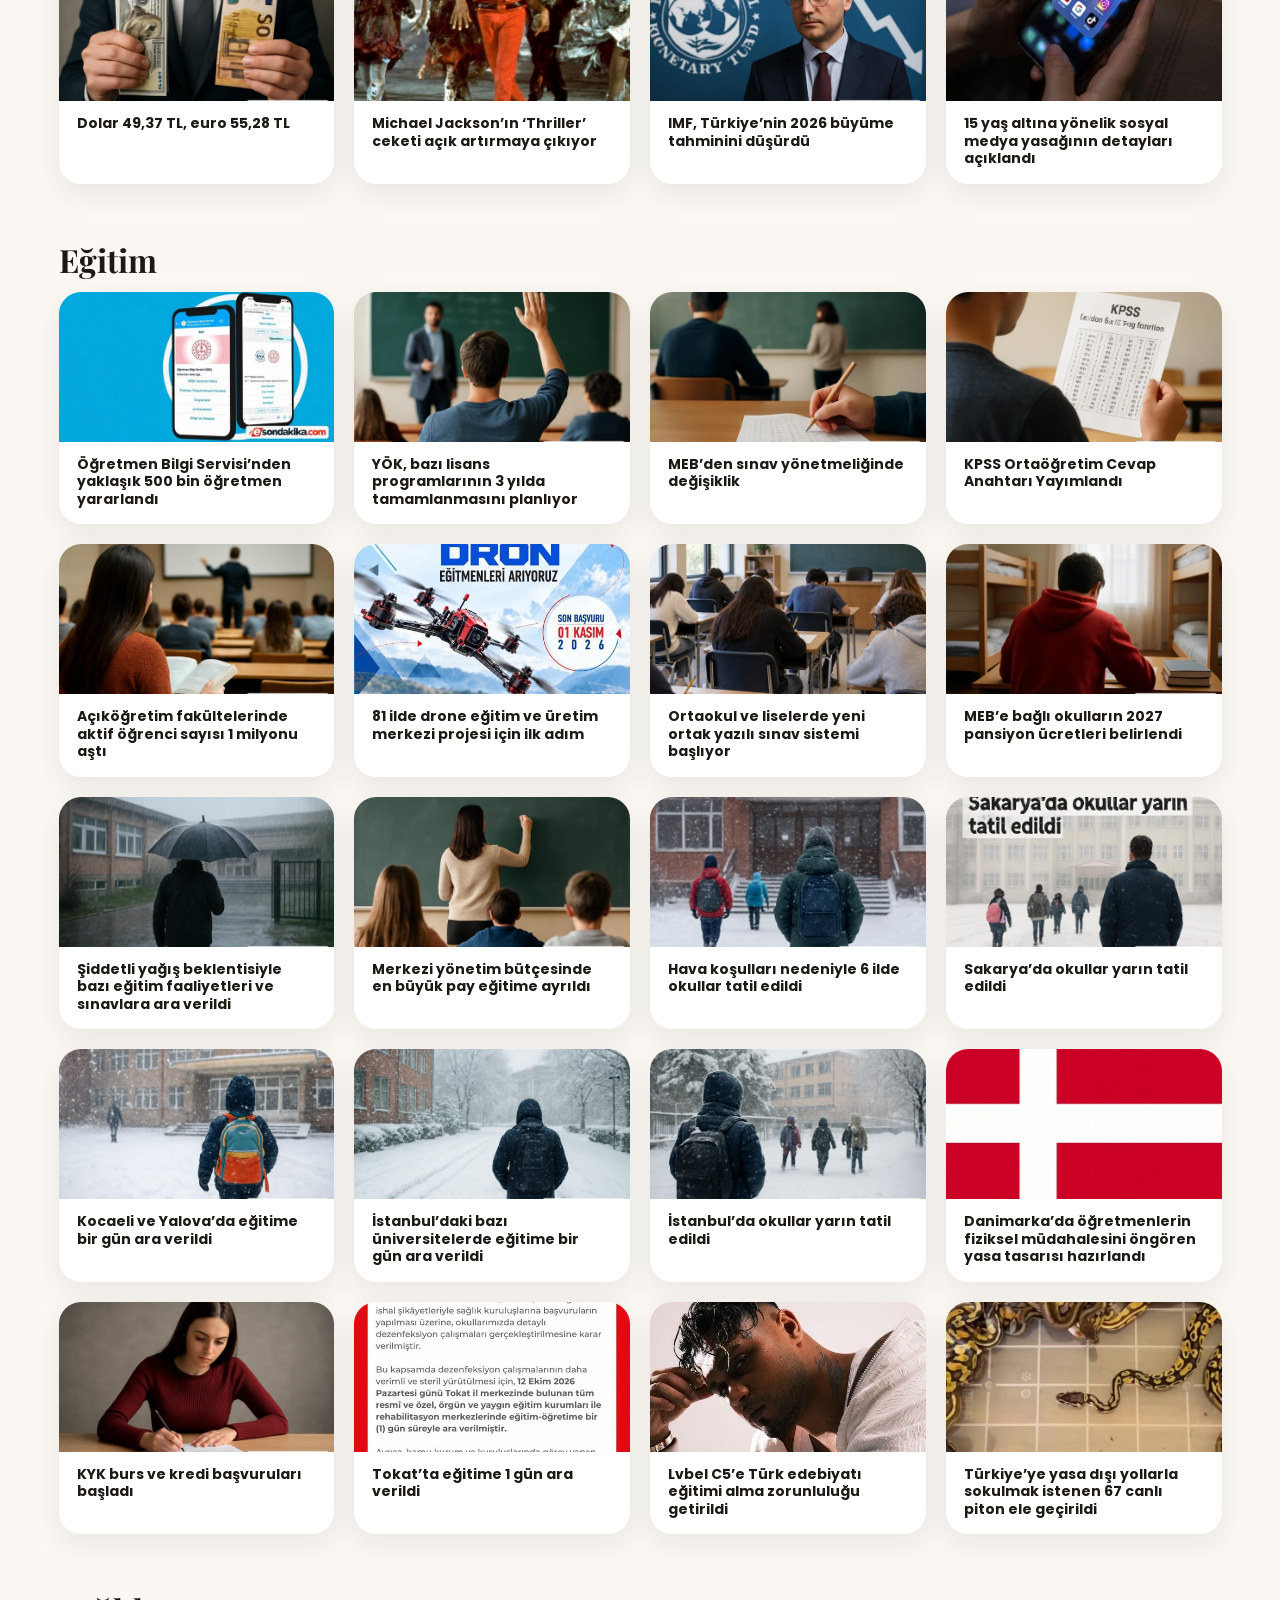
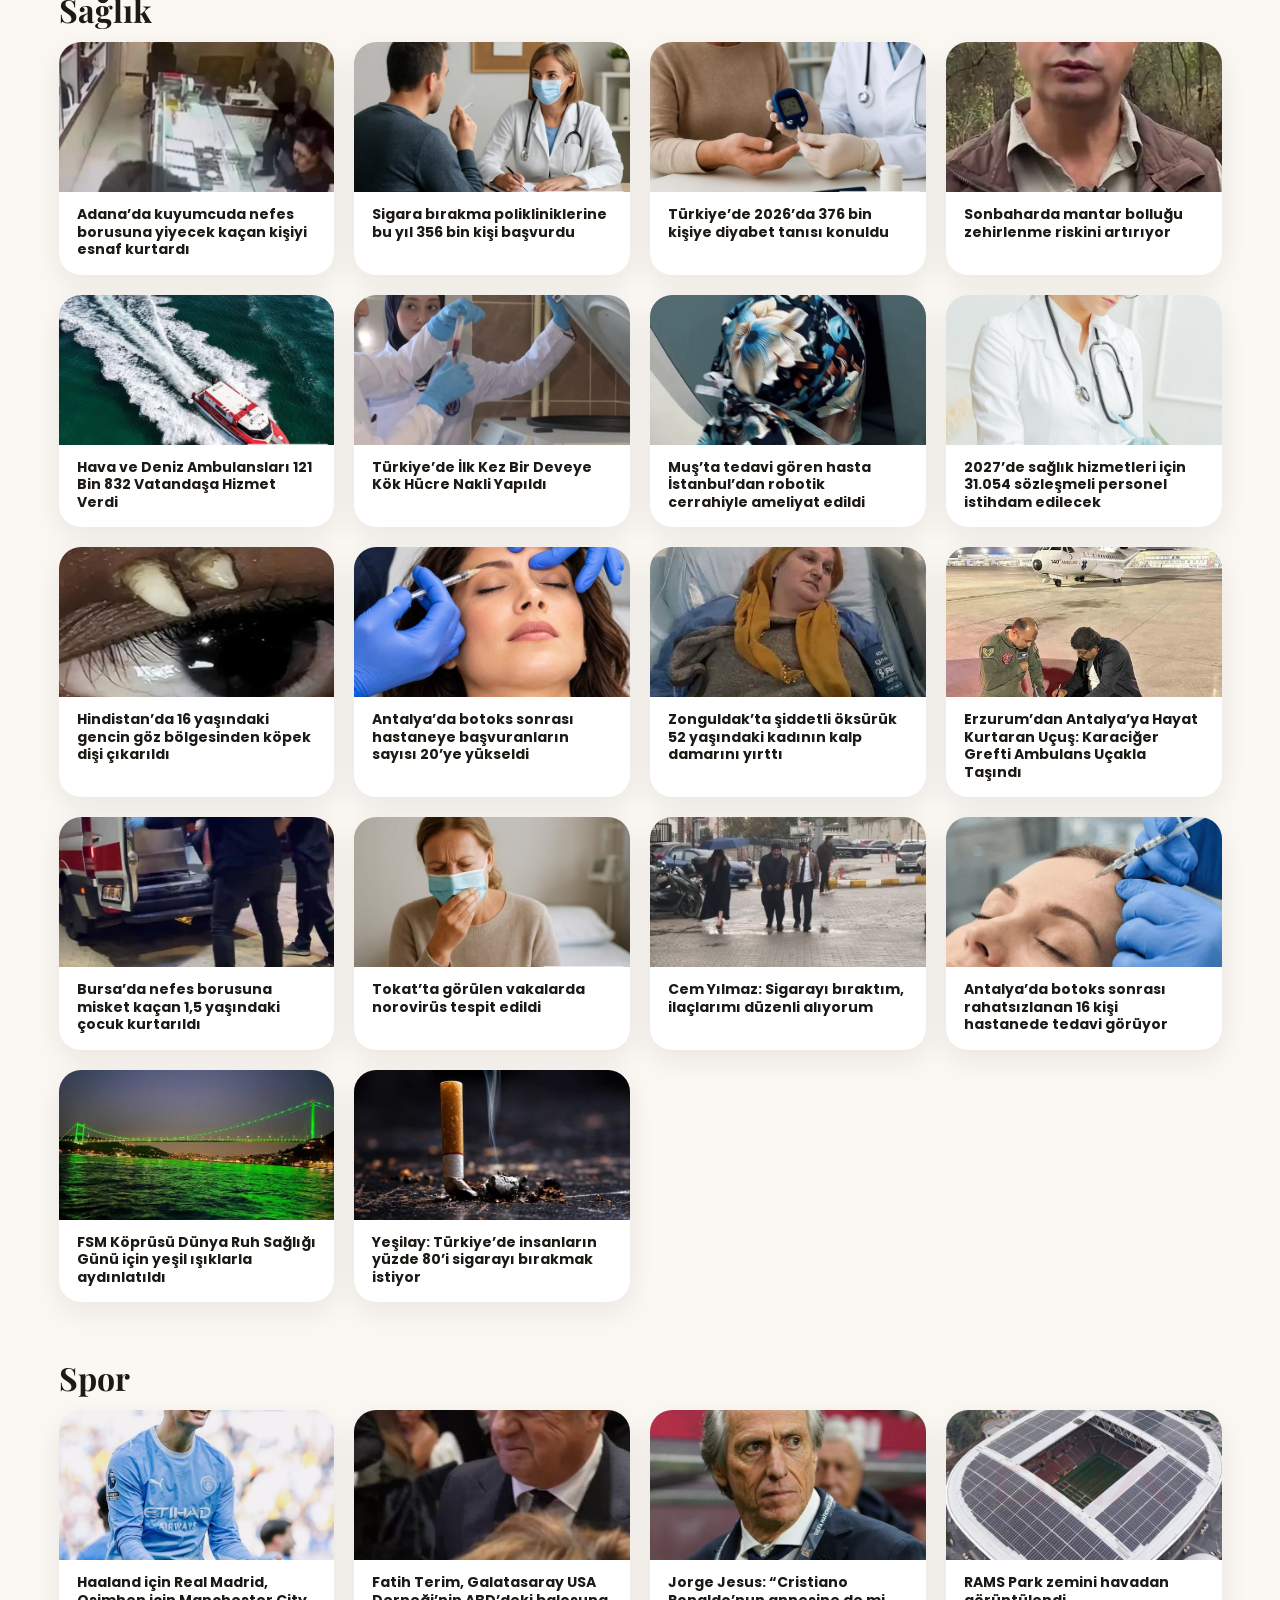
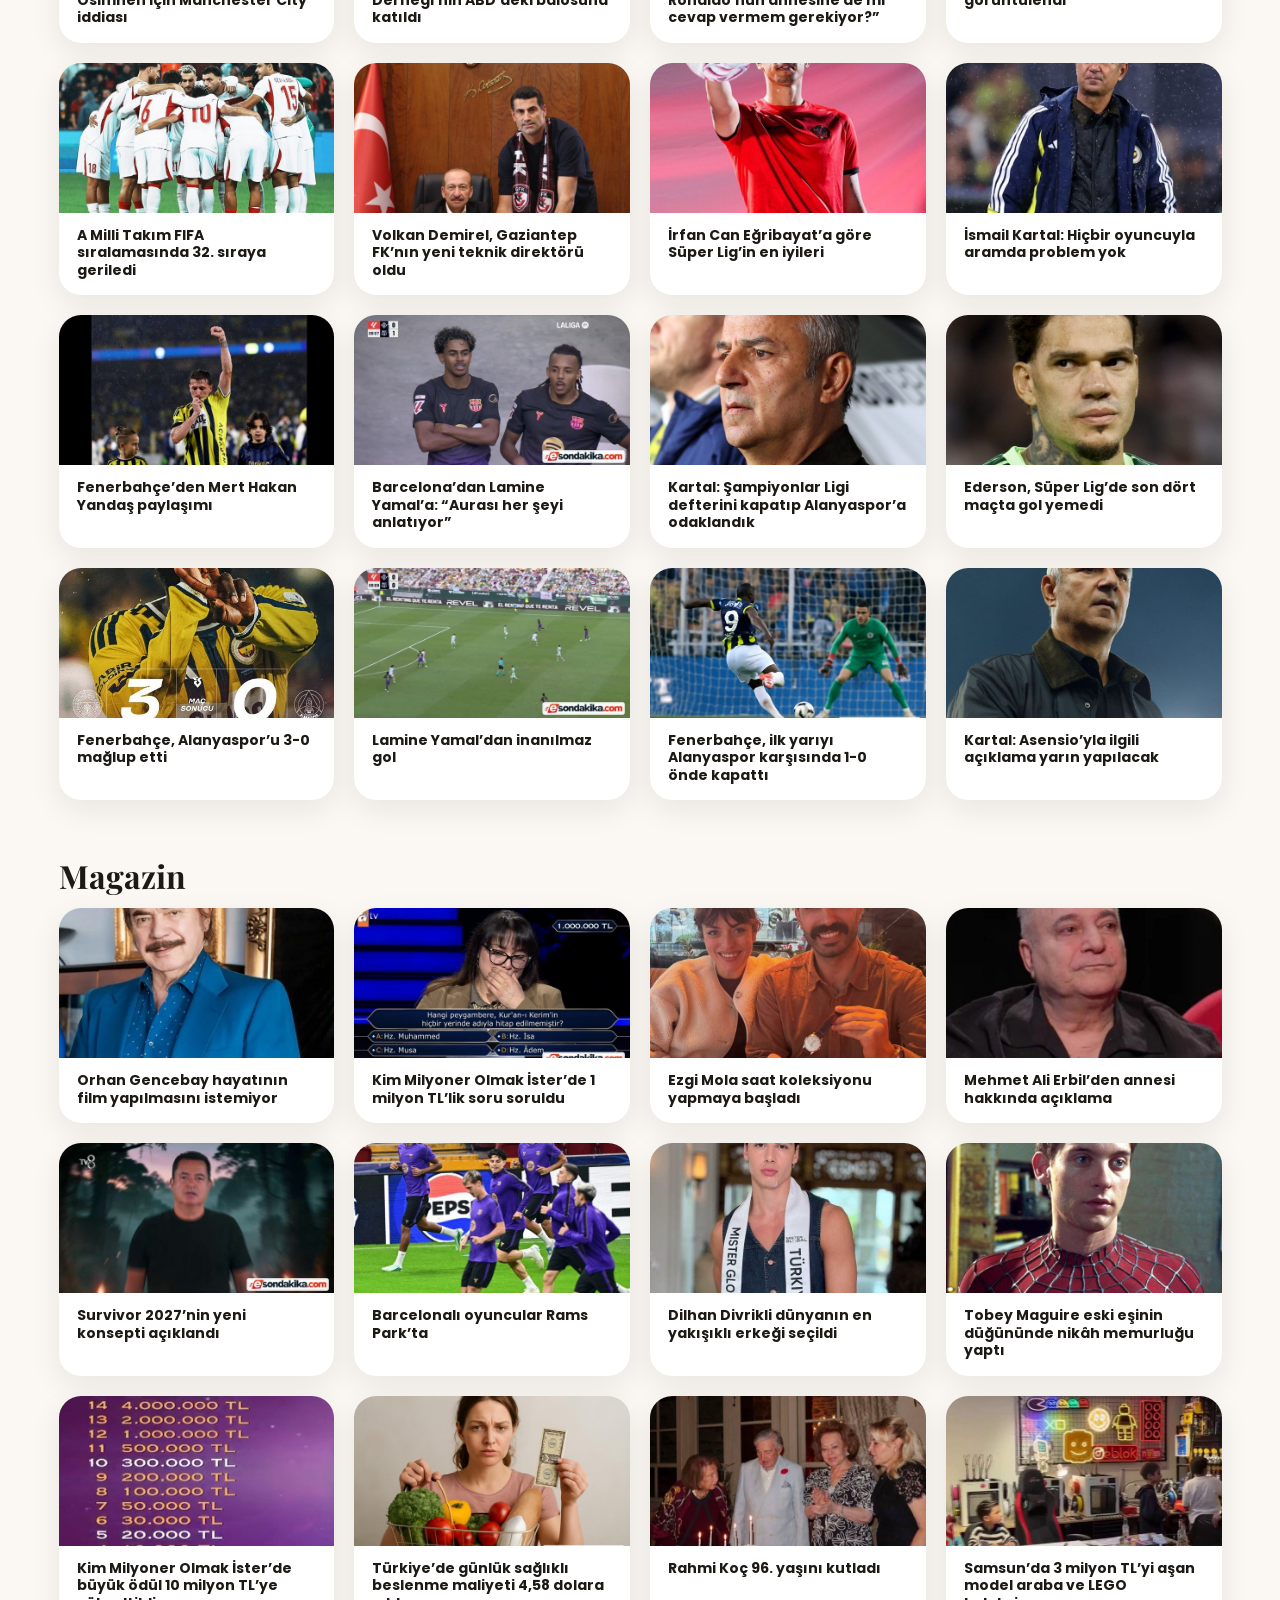
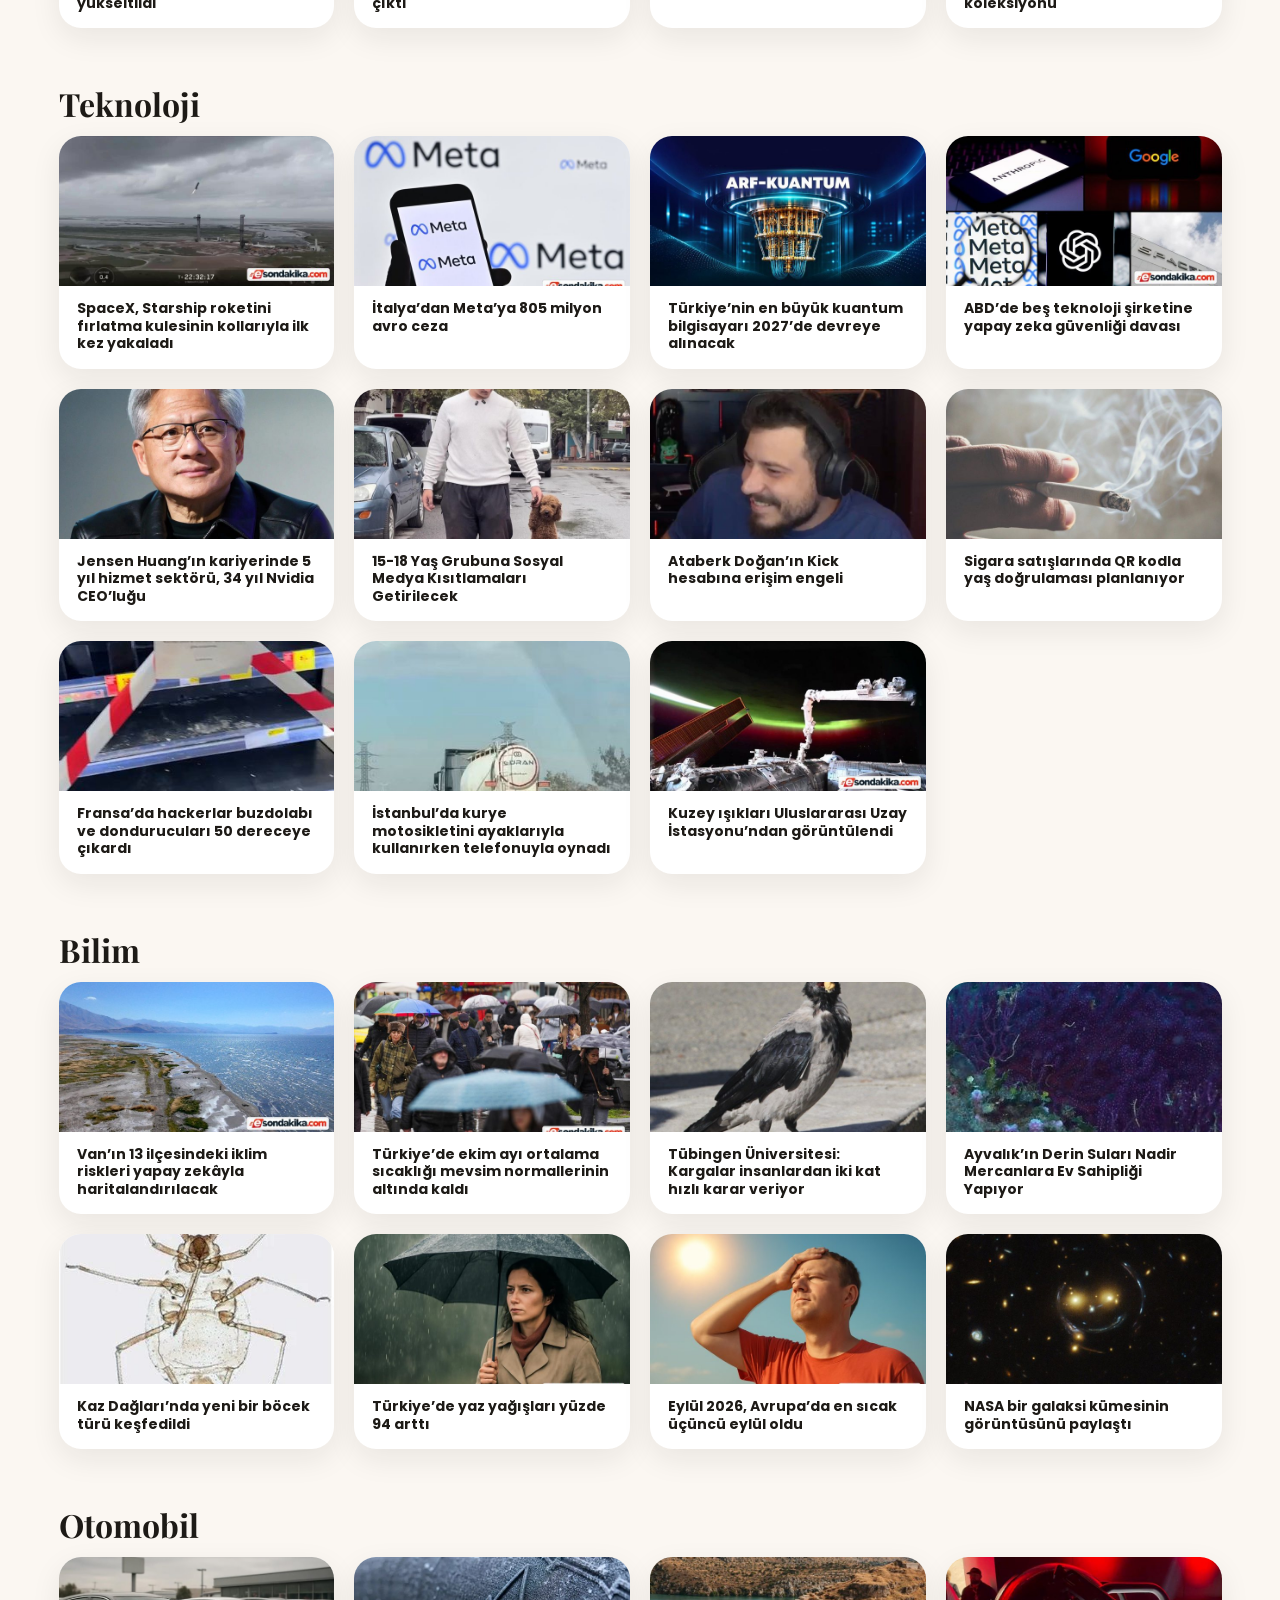
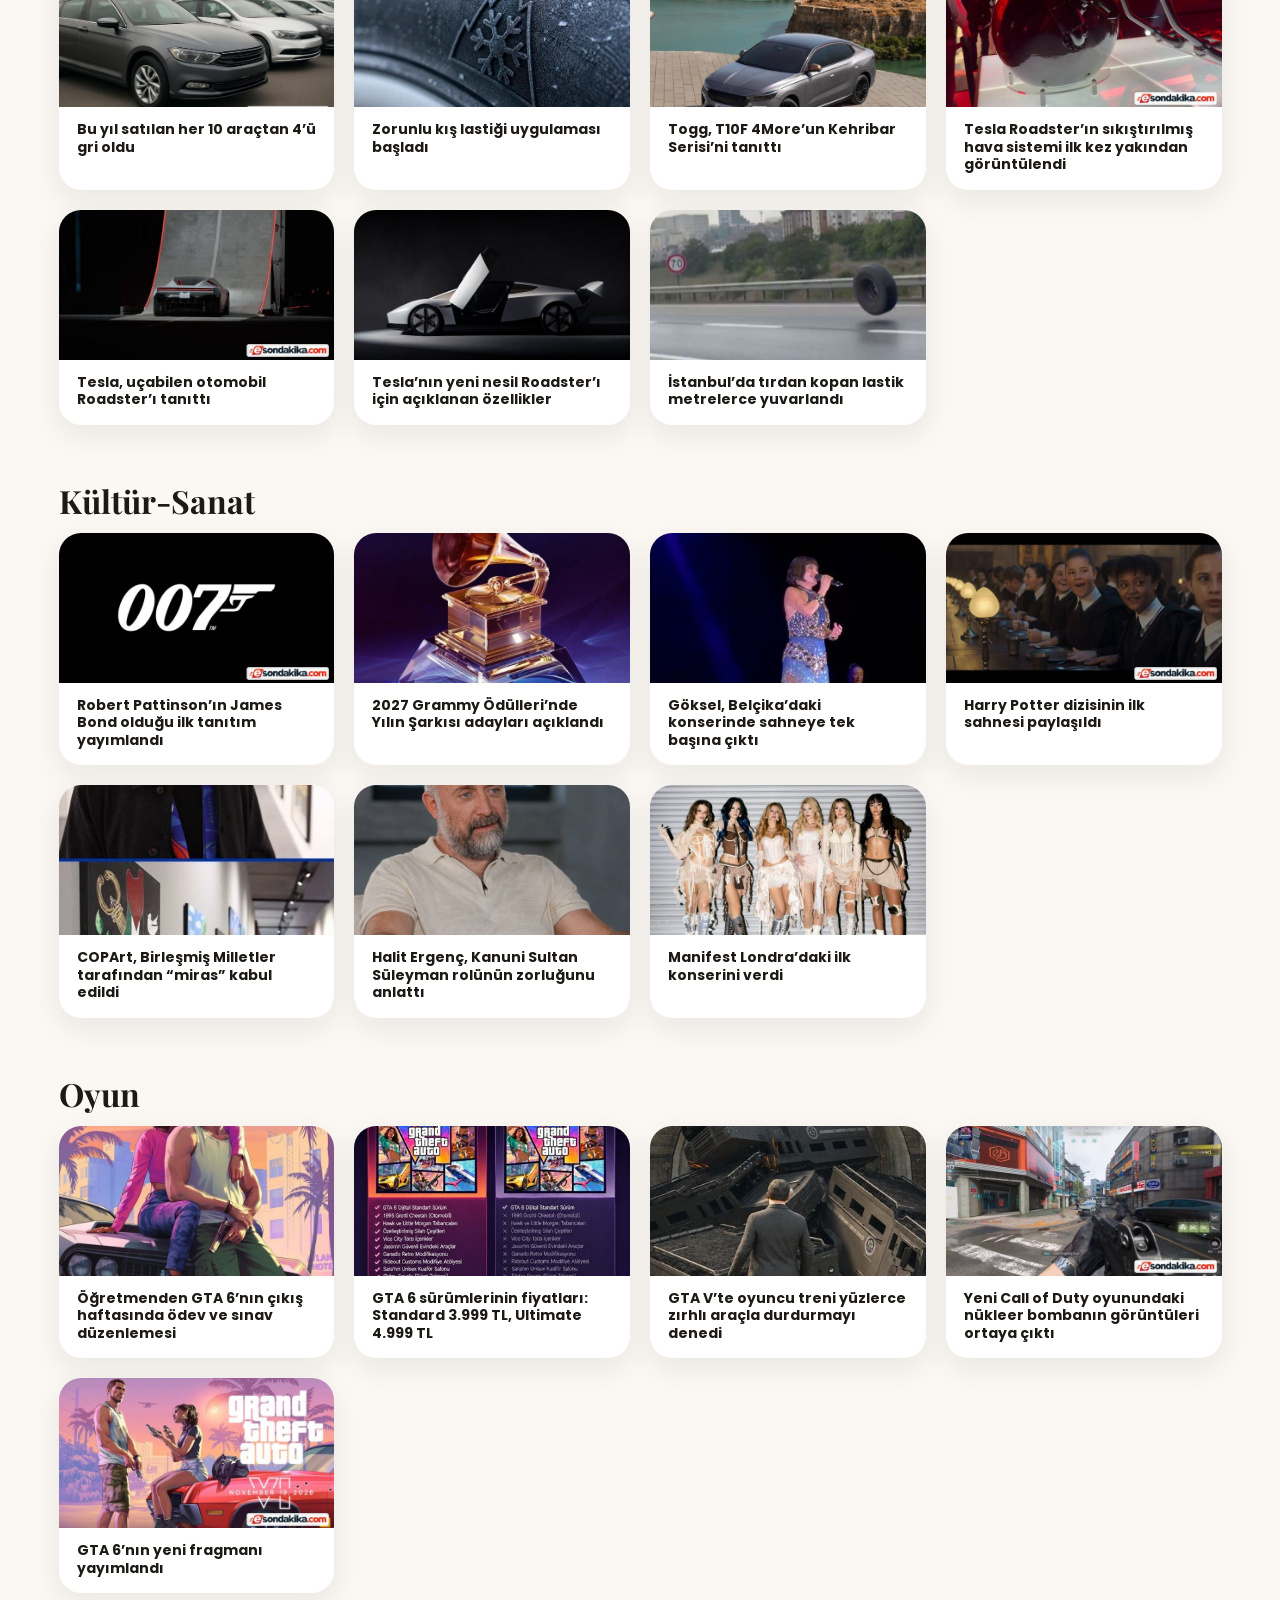
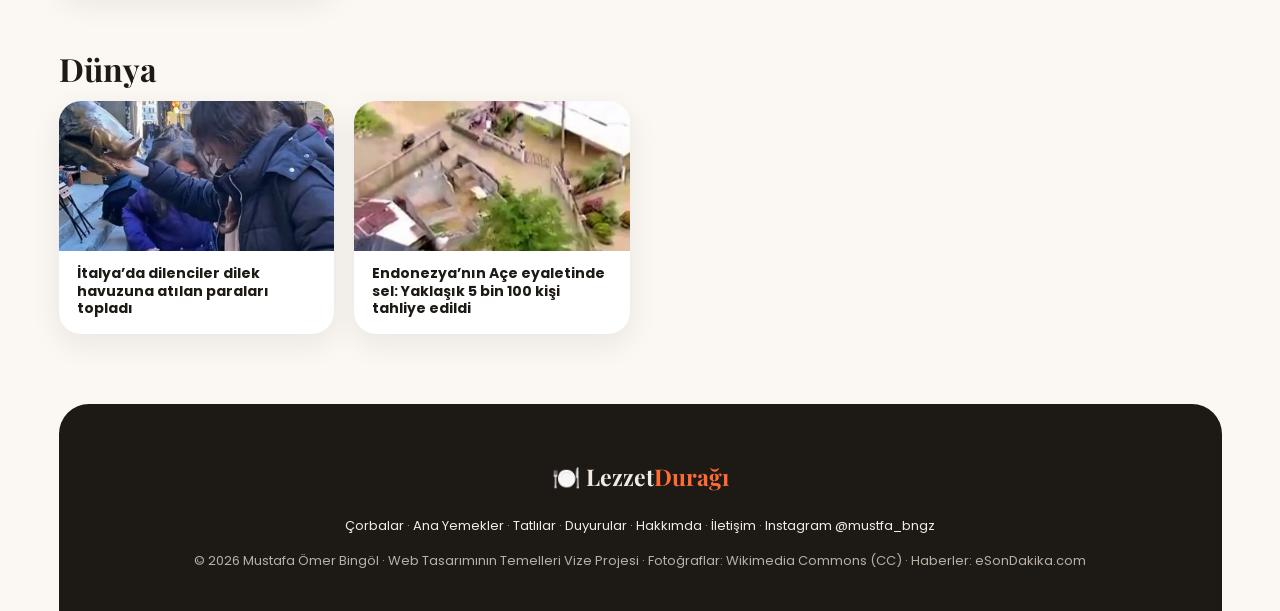
<file: duyurular.html>
<!DOCTYPE html>
<html lang="tr">
<head>
  <meta charset="UTF-8">
  <title>Duyurular | Lezzet Durağı</title>
  <link rel="stylesheet" href="stil.css">
</head>
<body>
<table class="sayfa">
  <tr><td colspan="2" class="ust"><div>
    <a class="logo" href="index.html">🍽️ Lezzet<b>Durağı</b></a>
    <nav><a href="index.html">Ana Sayfa</a><a href="corbalar.html">Çorbalar</a><a href="anayemekler.html">Ana Yemekler</a><a href="tatlilar.html">Tatlılar</a><a href="duyurular.html" class="aktif">Duyurular</a><a href="hakkimda.html">Hakkımda</a><a href="iletisim.html">İletişim</a></nav>
    <form onsubmit="return tarifAra(this)"><input name="q" placeholder="🔍 Tarif ara..."></form>
    <button onclick="tema()" title="Koyu / açık tema">🌙</button><a class="giris" href="index.html#giris" title="Giriş Yap">👤</a>
  </div></td></tr>
  <tr><td colspan="2" class="serit"><div>
    <b>SON DAKİKA</b><marquee onmouseover="this.stop()" onmouseout="this.start()">İstanbul’da birlikte hareket eden kuş sürüsü görüntülendi • Haaland için Real Madrid, Osimhen için Manchester City iddiası • Bitcoin bir ayda yaklaşık yüzde 21 değer kaybetti • Gram altın 6.240 TL’ye geriledi • Öğretmenden GTA 6’nın çıkış haftasında ödev ve sınav düzenlemesi</marquee>
    <a href="https://esondakika.com/tr">Hocamızın Haber Sitesi <img src="haber-gorselleri/esondakika-logo.png" alt="eSonDakika"></a>
  </div></td></tr>
  <tr><td colspan="2">
    <div class="baslik"><h1>Duyurular</h1><p>Hocamızın haber sitesi <b>eSonDakika.com</b>'dan seçilmiş 150 güncel haber. Habere tıklayınca kaynağı açılır.</p>
    <p class="cipler"><a href="#yasam">Yaşam (24)</a> <a href="#ekonomi">Ekonomi (20)</a> <a href="#egitim">Eğitim (20)</a> <a href="#saglik">Sağlık (18)</a> <a href="#spor">Spor (16)</a> <a href="#magazin">Magazin (12)</a> <a href="#teknoloji">Teknoloji (11)</a> <a href="#bilim">Bilim (8)</a> <a href="#otomobil">Otomobil (7)</a> <a href="#kultur-sanat">Kültür-Sanat (7)</a> <a href="#oyun">Oyun (5)</a> <a href="#dunya">Dünya (2)</a></p></div>
    <h2 id="yasam">Yaşam</h2>
    <div class="izgara dort">
      <a href="https://esondakika.com/tr/yasam/istanbul-da-birlikte-hareket-eden-kus-surusu-goruntulendi-00381256"><img src="haber-gorselleri/08.jpg" alt=""><h3>İstanbul’da birlikte hareket eden kuş sürüsü görüntülendi</h3></a>
      <a href="https://esondakika.com/tr/yasam/ankara-daki-midye-yeme-yarismasinda-heimlich-manevrasiyla-kurtarildi-43210379"><img src="haber-gorselleri/09.jpg" alt=""><h3>Ankara’daki midye yeme yarışmasında Heimlich manevrasıyla kurtarıldı</h3></a>
      <a href="https://esondakika.com/tr/yasam/turkiye-de-ekim-yagislari-son-16-yilin-zirvesine-cikti-73608466"><img src="haber-gorselleri/10.jpg" alt=""><h3>Türkiye’de ekim yağışları son 16 yılın zirvesine çıktı</h3></a>
      <a href="https://esondakika.com/tr/yasam/turkiye-de-ilk-evlenme-yasi-erkeklerde-28-5-e-kadinlarda-26-ya-yukseldi-33327518"><img src="haber-gorselleri/11.jpg" alt=""><h3>Türkiye’de ilk evlenme yaşı erkeklerde 28,5’e, kadınlarda 26’ya yükseldi</h3></a>
      <a href="https://esondakika.com/tr/yasam/adana-da-gunde-1-ton-200-kilogram-ciger-tuketiliyor-98814249"><img src="haber-gorselleri/12.jpg" alt=""><h3>Adana’da günde 1 ton 200 kilogram ciğer tüketiliyor</h3></a>
      <a href="https://esondakika.com/tr/yasam/2027-2031-arasinda-yaklasik-59-milyon-kimlik-ve-ehliyetin-suresi-dolacak-68777213"><img src="haber-gorselleri/13.jpg" alt=""><h3>2027-2031 arasında yaklaşık 59 milyon kimlik ve ehliyetin süresi dolacak</h3></a>
      <a href="https://esondakika.com/tr/yasam/meteoroloji-den-13-il-icin-sari-kodlu-saganak-uyarisi-68023334"><img src="haber-gorselleri/14.jpg" alt=""><h3>Meteoroloji’den 13 il için sarı kodlu sağanak uyarısı</h3></a>
      <a href="https://esondakika.com/tr/yasam/istanbul-da-yarin-gok-gurultulu-kuvvetli-yagis-bekleniyor-54175705"><img src="haber-gorselleri/15.jpg" alt=""><h3>İstanbul’da yarın gök gürültülü kuvvetli yağış bekleniyor</h3></a>
      <a href="https://esondakika.com/tr/yasam/tunceli-bitlis-kastamonu-ve-elazig-da-kar-yagisi-etkili-oldu-84549362"><img src="haber-gorselleri/16.jpg" alt=""><h3>Tunceli, Bitlis, Kastamonu ve Elazığ’da kar yağışı etkili oldu</h3></a>
      <a href="https://esondakika.com/tr/yasam/mudanya-da-denizde-hortum-olustu-13510309"><img src="haber-gorselleri/072.jpg" alt=""><h3>Mudanya’da denizde hortum oluştu</h3></a>
      <a href="https://esondakika.com/tr/yasam/yarin-10-il-icin-turuncu-26-il-icin-sari-kodlu-uyari-19514788"><img src="haber-gorselleri/081.jpg" alt=""><h3>Yarın 10 il için turuncu, 26 il için sarı kodlu uyarı</h3></a>
      <a href="https://esondakika.com/tr/yasam/saganak-sonrasi-halic-te-denizin-rengi-kahverengiye-dondu-80840519"><img src="haber-gorselleri/089.jpg" alt=""><h3>Sağanak sonrası Haliç’te denizin rengi kahverengiye döndü</h3></a>
      <a href="https://esondakika.com/tr/yasam/balikesir-de-dugunde-damada-altin-yerine-tir-lastigi-takildi-98647179"><img src="haber-gorselleri/105.jpg" alt=""><h3>Balıkesir’de düğünde damada altın yerine tır lastiği takıldı</h3></a>
      <a href="https://esondakika.com/tr/yasam/uludag-da-kar-yagisi-etkili-oldu-97121745"><img src="haber-gorselleri/112.jpg" alt=""><h3>Uludağ’da kar yağışı etkili oldu</h3></a>
      <a href="https://esondakika.com/tr/yasam/alanya-da-denizde-hortum-olustu-36684163"><img src="haber-gorselleri/119.jpg" alt=""><h3>Alanya’da denizde hortum oluştu</h3></a>
      <a href="https://esondakika.com/tr/yasam/istanbul-daki-barajlarin-doluluk-orani-iki-gunde-yaklasik-yuzde-10-artti-11991198"><img src="haber-gorselleri/126.jpg" alt=""><h3>İstanbul’daki barajların doluluk oranı iki günde yaklaşık yüzde 10 arttı</h3></a>
      <a href="https://esondakika.com/tr/yasam/samsun-da-100-bin-ambalaj-toplayan-kisi-turkiye-birincisi-oldu-36665546"><img src="haber-gorselleri/132.jpg" alt=""><h3>Samsun’da 100 bin ambalaj toplayan kişi Türkiye birincisi oldu</h3></a>
      <a href="https://esondakika.com/tr/yasam/bolu-nun-yuksek-kesimleri-beyaza-burundu-62074450"><img src="haber-gorselleri/138.jpg" alt=""><h3>Bolu’nun yüksek kesimleri beyaza büründü</h3></a>
      <a href="https://esondakika.com/tr/yasam/istanbul-da-surucu-karsisina-cikan-baliga-yol-verdi-64201066"><img src="haber-gorselleri/144.jpg" alt=""><h3>İstanbul’da sürücü karşısına çıkan balığa yol verdi</h3></a>
      <a href="https://esondakika.com/tr/yasam/halic-te-denizin-rengi-kahverengiye-dondu-64833574"><img src="haber-gorselleri/151.jpg" alt=""><h3>Haliç’te denizin rengi kahverengiye döndü</h3></a>
      <a href="https://esondakika.com/tr/yasam/sakarya-da-selde-camide-mahsur-kalan-imam-ve-cemaati-gencler-kayikla-kurtardi-51106807"><img src="haber-gorselleri/157.jpg" alt=""><h3>Sakarya’da selde camide mahsur kalan imam ve cemaati gençler kayıkla kurtardı</h3></a>
      <a href="https://esondakika.com/tr/yasam/antalya-da-alevler-arasinda-mahsur-kalan-kediyi-vatandas-kurtardi-95329171"><img src="haber-gorselleri/162.jpg" alt=""><h3>Antalya’da alevler arasında mahsur kalan kediyi vatandaş kurtardı</h3></a>
      <a href="https://esondakika.com/tr/yasam/meteoroloji-den-2-yer-icin-turuncu-23-yer-icin-sari-uyari-00247619"><img src="haber-gorselleri/166.jpg" alt=""><h3>Meteoroloji’den 2 yer için turuncu, 23 yer için sarı uyarı</h3></a>
      <a href="https://esondakika.com/tr/yasam/demet-ozdemir-ayazaga-da-studyoda-mahsur-kaldi-kurtarildi-31123643"><img src="haber-gorselleri/169.jpg" alt=""><h3>Demet Özdemir, Ayazağa’da stüdyoda mahsur kaldı; kurtarıldı</h3></a>
    </div>
    <h2 id="ekonomi">Ekonomi</h2>
    <div class="izgara dort">
      <a href="https://esondakika.com/tr/ekonomi/bitcoin-bir-ayda-yaklasik-yuzde-21-deger-kaybetti-17241744"><img src="haber-gorselleri/45.jpg" alt=""><h3>Bitcoin bir ayda yaklaşık yüzde 21 değer kaybetti</h3></a>
      <a href="https://esondakika.com/tr/ekonomi/gram-altin-6-240-tl-ye-geriledi-43643610"><img src="haber-gorselleri/46.jpg" alt=""><h3>Gram altın 6.240 TL’ye geriledi</h3></a>
      <a href="https://esondakika.com/tr/ekonomi/istanbul-bogazi-ndan-9-ayda-27-bin-211-gemi-gecti-75274027"><img src="haber-gorselleri/47.jpg" alt=""><h3>İstanbul Boğazı’ndan 9 ayda 27 bin 211 gemi geçti</h3></a>
      <a href="https://esondakika.com/tr/ekonomi/yeni-sigorta-duzenlemesiyle-bircok-urun-ve-hizmet-guvence-kapsamina-alinabilecek-19674113"><img src="haber-gorselleri/48.jpg" alt=""><h3>Yeni sigorta düzenlemesiyle birçok ürün ve hizmet güvence kapsamına alınabilecek</h3></a>
      <a href="https://esondakika.com/tr/ekonomi/artvin-de-koylu-kooperatifi-60-milyon-tl-ye-akaryakit-istasyonu-aldi-32714466"><img src="haber-gorselleri/49.jpg" alt=""><h3>Artvin’de köylü kooperatifi 60 milyon TL’ye akaryakıt istasyonu aldı</h3></a>
      <a href="https://esondakika.com/tr/ekonomi/selden-etkilenen-esnafa-80-milyon-lira-destek-00657376"><img src="haber-gorselleri/076.jpg" alt=""><h3>Selden etkilenen esnafa 80 milyon lira destek</h3></a>
      <a href="https://esondakika.com/tr/ekonomi/osman-gazi-yuzer-uretim-platformu-gorev-yerine-ugurlandi-20269672"><img src="haber-gorselleri/085.jpg" alt=""><h3>Osman Gazi Yüzer Üretim Platformu görev yerine uğurlandı</h3></a>
      <a href="https://esondakika.com/tr/ekonomi/memurlarin-saatlik-fazla-mesai-ucreti-19-85-tl-ye-cikacak-86830052"><img src="haber-gorselleri/093.jpg" alt=""><h3>Memurların saatlik fazla mesai ücreti 19,85 TL’ye çıkacak</h3></a>
      <a href="https://esondakika.com/tr/ekonomi/benzine-bu-gece-5-65-tl-indirim-bekleniyor-12129148"><img src="haber-gorselleri/101.jpg" alt=""><h3>Benzine bu gece 5,65 TL indirim bekleniyor</h3></a>
      <a href="https://esondakika.com/tr/ekonomi/dolar-49-53-tl-euro-55-68-tl-gram-altin-6-665-tl-53058875"><img src="haber-gorselleri/109.jpg" alt=""><h3>Dolar 49,53 TL, euro 55,68 TL, gram altın 6.665 TL</h3></a>
      <a href="https://esondakika.com/tr/ekonomi/gram-altin-yeniden-6-660-tl-seviyesine-yukseldi-32049310"><img src="haber-gorselleri/116.jpg" alt=""><h3>Gram altın yeniden 6.660 TL seviyesine yükseldi</h3></a>
      <a href="https://esondakika.com/tr/ekonomi/gram-altin-6-500-tl-nin-altina-geriledi-55511916"><img src="haber-gorselleri/123.jpg" alt=""><h3>Gram altın 6.500 TL’nin altına geriledi</h3></a>
      <a href="https://esondakika.com/tr/ekonomi/gram-altin-6-600-tl-ye-geriledi-29365184"><img src="haber-gorselleri/129.jpg" alt=""><h3>Gram altın 6.600 TL’ye geriledi</h3></a>
      <a href="https://esondakika.com/tr/ekonomi/karadeniz-de-palamut-35-tl-ye-strafor-kasa-100-tl-ye-kadar-cikti-48927813"><img src="haber-gorselleri/141.jpg" alt=""><h3>Karadeniz’de palamut 35 TL’ye, strafor kasa 100 TL’ye kadar çıktı</h3></a>
      <a href="https://esondakika.com/tr/ekonomi/15-yas-altina-yonelik-sosyal-medya-duzenlemesinin-detaylari-aciklandi-73995657"><img src="haber-gorselleri/147.jpg" alt=""><h3>15 Yaş Altına Yönelik Sosyal Medya Düzenlemesinin Detayları Açıklandı</h3></a>
      <a href="https://esondakika.com/tr/ekonomi/bali-de-akaryakit-kitligi-uzun-kuyruklara-yol-acti-91148396"><img src="haber-gorselleri/154.jpg" alt=""><h3>Bali’de akaryakıt kıtlığı uzun kuyruklara yol açtı</h3></a>
      <a href="https://esondakika.com/tr/ekonomi/dolar-49-37-tl-euro-55-28-tl-57413954"><img src="haber-gorselleri/160.jpg" alt=""><h3>Dolar 49,37 TL, euro 55,28 TL</h3></a>
      <a href="https://esondakika.com/tr/ekonomi/michael-jackson-in-thriller-ceketi-acik-artirmaya-cikiyor-13362142"><img src="haber-gorselleri/164.jpg" alt=""><h3>Michael Jackson’ın ‘Thriller’ ceketi açık artırmaya çıkıyor</h3></a>
      <a href="https://esondakika.com/tr/ekonomi/imf-turkiye-nin-2026-buyume-tahminini-dusurdu-67334971"><img src="haber-gorselleri/168.jpg" alt=""><h3>IMF, Türkiye’nin 2026 büyüme tahminini düşürdü</h3></a>
      <a href="https://esondakika.com/tr/ekonomi/15-yas-altina-yonelik-sosyal-medya-yasaginin-detaylari-aciklandi-00970720"><img src="haber-gorselleri/171.jpg" alt=""><h3>15 yaş altına yönelik sosyal medya yasağının detayları açıklandı</h3></a>
    </div>
    <h2 id="egitim">Eğitim</h2>
    <div class="izgara dort">
      <a href="https://esondakika.com/tr/egitim/ogretmen-bilgi-servisi-nden-yaklasik-500-bin-ogretmen-yararlandi-81848741"><img src="haber-gorselleri/31.jpg" alt=""><h3>Öğretmen Bilgi Servisi’nden yaklaşık 500 bin öğretmen yararlandı</h3></a>
      <a href="https://esondakika.com/tr/egitim/yok-bazi-lisans-programlarinin-3-yilda-tamamlanmasini-planliyor-87773626"><img src="haber-gorselleri/32.jpg" alt=""><h3>YÖK, bazı lisans programlarının 3 yılda tamamlanmasını planlıyor</h3></a>
      <a href="https://esondakika.com/tr/egitim/meb-den-sinav-yonetmeliginde-degisiklik-30643207"><img src="haber-gorselleri/33.jpg" alt=""><h3>MEB’den sınav yönetmeliğinde değişiklik</h3></a>
      <a href="https://esondakika.com/tr/egitim/kpss-ortaogretim-cevap-anahtari-yayimlandi-14915235"><img src="haber-gorselleri/34.jpg" alt=""><h3>KPSS Ortaöğretim Cevap Anahtarı Yayımlandı</h3></a>
      <a href="https://esondakika.com/tr/egitim/acikogretim-fakultelerinde-aktif-ogrenci-sayisi-1-milyonu-asti-24220062"><img src="haber-gorselleri/35.jpg" alt=""><h3>Açıköğretim fakültelerinde aktif öğrenci sayısı 1 milyonu aştı</h3></a>
      <a href="https://esondakika.com/tr/egitim/81-ilde-drone-egitim-ve-uretim-merkezi-projesi-icin-ilk-adim-52037084"><img src="haber-gorselleri/36.jpg" alt=""><h3>81 ilde drone eğitim ve üretim merkezi projesi için ilk adım</h3></a>
      <a href="https://esondakika.com/tr/egitim/ortaokul-ve-liselerde-yeni-ortak-yazili-sinav-sistemi-basliyor-81004014"><img src="haber-gorselleri/37.jpg" alt=""><h3>Ortaokul ve liselerde yeni ortak yazılı sınav sistemi başlıyor</h3></a>
      <a href="https://esondakika.com/tr/egitim/meb-e-bagli-okullarin-2027-pansiyon-ucretleri-belirlendi-86867205"><img src="haber-gorselleri/074.jpg" alt=""><h3>MEB’e bağlı okulların 2027 pansiyon ücretleri belirlendi</h3></a>
      <a href="https://esondakika.com/tr/egitim/siddetli-yagis-beklentisiyle-bazi-egitim-faaliyetleri-ve-sinavlara-ara-verildi-71783167"><img src="haber-gorselleri/083.jpg" alt=""><h3>Şiddetli yağış beklentisiyle bazı eğitim faaliyetleri ve sınavlara ara verildi</h3></a>
      <a href="https://esondakika.com/tr/egitim/merkezi-yonetim-butcesinde-en-buyuk-pay-egitime-ayrildi-80838399"><img src="haber-gorselleri/091.jpg" alt=""><h3>Merkezi yönetim bütçesinde en büyük pay eğitime ayrıldı</h3></a>
      <a href="https://esondakika.com/tr/egitim/hava-kosullari-nedeniyle-6-ilde-okullar-tatil-edildi-79340616"><img src="haber-gorselleri/099.jpg" alt=""><h3>Hava koşulları nedeniyle 6 ilde okullar tatil edildi</h3></a>
      <a href="https://esondakika.com/tr/egitim/sakarya-da-okullar-yarin-tatil-edildi-45803329"><img src="haber-gorselleri/107.jpg" alt=""><h3>Sakarya’da okullar yarın tatil edildi</h3></a>
      <a href="https://esondakika.com/tr/egitim/kocaeli-ve-yalova-da-egitime-bir-gun-ara-verildi-61776585"><img src="haber-gorselleri/114.jpg" alt=""><h3>Kocaeli ve Yalova’da eğitime bir gün ara verildi</h3></a>
      <a href="https://esondakika.com/tr/egitim/istanbul-daki-bazi-universitelerde-egitime-bir-gun-ara-verildi-33289765"><img src="haber-gorselleri/121.jpg" alt=""><h3>İstanbul’daki bazı üniversitelerde eğitime bir gün ara verildi</h3></a>
      <a href="https://esondakika.com/tr/egitim/istanbul-da-okullar-yarin-tatil-edildi-69913506"><img src="haber-gorselleri/127.jpg" alt=""><h3>İstanbul’da okullar yarın tatil edildi</h3></a>
      <a href="https://esondakika.com/tr/egitim/danimarka-da-ogretmenlerin-fiziksel-mudahalesini-ongoren-yasa-tasarisi-hazirlandi-91830570"><img src="haber-gorselleri/133.jpg" alt=""><h3>Danimarka’da öğretmenlerin fiziksel müdahalesini öngören yasa tasarısı hazırlandı</h3></a>
      <a href="https://esondakika.com/tr/egitim/kyk-burs-ve-kredi-basvurulari-basladi-29823123"><img src="haber-gorselleri/152.jpg" alt=""><h3>KYK burs ve kredi başvuruları başladı</h3></a>
      <a href="https://esondakika.com/tr/egitim/tokat-ta-egitime-1-gun-ara-verildi-93090807"><img src="haber-gorselleri/158.jpg" alt=""><h3>Tokat’ta eğitime 1 gün ara verildi</h3></a>
      <a href="https://esondakika.com/tr/egitim/lvbel-c5-e-turk-edebiyati-egitimi-alma-zorunlulugu-getirildi-51630207"><img src="haber-gorselleri/163.jpg" alt=""><h3>Lvbel C5’e Türk edebiyatı eğitimi alma zorunluluğu getirildi</h3></a>
      <a href="https://esondakika.com/tr/egitim/turkiye-ye-yasa-disi-yollarla-sokulmak-istenen-67-canli-piton-ele-gecirildi-42875728"><img src="haber-gorselleri/167.jpg" alt=""><h3>Türkiye’ye yasa dışı yollarla sokulmak istenen 67 canlı piton ele geçirildi</h3></a>
    </div>
    <h2 id="saglik">Sağlık</h2>
    <div class="izgara dort">
      <a href="https://esondakika.com/tr/saglik/adana-da-kuyumcuda-nefes-borusuna-yiyecek-kacan-kisiyi-esnaf-kurtardi-96122937"><img src="haber-gorselleri/01.jpg" alt=""><h3>Adana’da kuyumcuda nefes borusuna yiyecek kaçan kişiyi esnaf kurtardı</h3></a>
      <a href="https://esondakika.com/tr/saglik/sigara-birakma-polikliniklerine-bu-yil-356-bin-kisi-basvurdu-48231268"><img src="haber-gorselleri/02.jpg" alt=""><h3>Sigara bırakma polikliniklerine bu yıl 356 bin kişi başvurdu</h3></a>
      <a href="https://esondakika.com/tr/saglik/turkiye-de-2026-da-376-bin-kisiye-diyabet-tanisi-konuldu-45524745"><img src="haber-gorselleri/03.jpg" alt=""><h3>Türkiye’de 2026’da 376 bin kişiye diyabet tanısı konuldu</h3></a>
      <a href="https://esondakika.com/tr/saglik/sonbaharda-mantar-bollugu-zehirlenme-riskini-artiriyor-49569967"><img src="haber-gorselleri/04.jpg" alt=""><h3>Sonbaharda mantar bolluğu zehirlenme riskini artırıyor</h3></a>
      <a href="https://esondakika.com/tr/saglik/hava-ve-deniz-ambulanslari-121-bin-832-vatandasa-hizmet-verdi-28510591"><img src="haber-gorselleri/05.jpg" alt=""><h3>Hava ve Deniz Ambulansları 121 Bin 832 Vatandaşa Hizmet Verdi</h3></a>
      <a href="https://esondakika.com/tr/saglik/turkiye-de-ilk-kez-bir-deveye-kok-hucre-nakli-yapildi-40259298"><img src="haber-gorselleri/06.jpg" alt=""><h3>Türkiye’de İlk Kez Bir Deveye Kök Hücre Nakli Yapıldı</h3></a>
      <a href="https://esondakika.com/tr/saglik/mus-ta-tedavi-goren-hasta-istanbul-dan-robotik-cerrahiyle-ameliyat-edildi-59608425"><img src="haber-gorselleri/07.jpg" alt=""><h3>Muş’ta tedavi gören hasta İstanbul’dan robotik cerrahiyle ameliyat edildi</h3></a>
      <a href="https://esondakika.com/tr/saglik/2027-de-saglik-hizmetleri-icin-31-054-sozlesmeli-personel-istihdam-edilecek-44902294"><img src="haber-gorselleri/080.jpg" alt=""><h3>2027’de sağlık hizmetleri için 31.054 sözleşmeli personel istihdam edilecek</h3></a>
      <a href="https://esondakika.com/tr/saglik/hindistan-da-16-yasindaki-gencin-goz-bolgesinden-kopek-disi-cikarildi-01378960"><img src="haber-gorselleri/096.jpg" alt=""><h3>Hindistan’da 16 yaşındaki gencin göz bölgesinden köpek dişi çıkarıldı</h3></a>
      <a href="https://esondakika.com/tr/saglik/antalya-da-botoks-sonrasi-hastaneye-basvuranlarin-sayisi-20-ye-yukseldi-55342446"><img src="haber-gorselleri/104.jpg" alt=""><h3>Antalya’da botoks sonrası hastaneye başvuranların sayısı 20’ye yükseldi</h3></a>
      <a href="https://esondakika.com/tr/saglik/zonguldak-ta-siddetli-oksuruk-52-yasindaki-kadinin-kalp-damarini-yirtti-13859252"><img src="haber-gorselleri/111.jpg" alt=""><h3>Zonguldak’ta şiddetli öksürük 52 yaşındaki kadının kalp damarını yırttı</h3></a>
      <a href="https://esondakika.com/tr/saglik/erzurum-dan-antalya-ya-hayat-kurtaran-ucus-karaciger-grefti-ambulans-ucakla-tasindi"><img src="haber-gorselleri/118.jpg" alt=""><h3>Erzurum’dan Antalya’ya Hayat Kurtaran Uçuş: Karaciğer Grefti Ambulans Uçakla Taşındı</h3></a>
      <a href="https://esondakika.com/tr/saglik/bursa-da-nefes-borusuna-misket-kacan-1-5-yasindaki-cocuk-kurtarildi-93895857"><img src="haber-gorselleri/131.jpg" alt=""><h3>Bursa’da nefes borusuna misket kaçan 1,5 yaşındaki çocuk kurtarıldı</h3></a>
      <a href="https://esondakika.com/tr/saglik/tokat-ta-gorulen-vakalarda-norovirus-tespit-edildi-98724886"><img src="haber-gorselleri/149.jpg" alt=""><h3>Tokat’ta görülen vakalarda norovirüs tespit edildi</h3></a>
      <a href="https://esondakika.com/tr/saglik/cem-yilmaz-sigarayi-biraktim-ilaclarimi-duzenli-aliyorum-84758272"><img src="haber-gorselleri/150.jpg" alt=""><h3>Cem Yılmaz: Sigarayı bıraktım, ilaçlarımı düzenli alıyorum</h3></a>
      <a href="https://esondakika.com/tr/saglik/antalya-da-botoks-sonrasi-rahatsizlanan-16-kisi-hastanede-tedavi-goruyor-05988291"><img src="haber-gorselleri/156.jpg" alt=""><h3>Antalya’da botoks sonrası rahatsızlanan 16 kişi hastanede tedavi görüyor</h3></a>
      <a href="https://esondakika.com/tr/saglik/fsm-koprusu-dunya-ruh-sagligi-gunu-icin-yesil-isiklarla-aydinlatildi-81324059"><img src="haber-gorselleri/165.jpg" alt=""><h3>FSM Köprüsü Dünya Ruh Sağlığı Günü için yeşil ışıklarla aydınlatıldı</h3></a>
      <a href="https://esondakika.com/tr/saglik/yesilay-turkiye-de-insanlarin-yuzde-80-i-sigarayi-birakmak-istiyor-41865542"><img src="haber-gorselleri/172.jpg" alt=""><h3>Yeşilay: Türkiye’de insanların yüzde 80’i sigarayı bırakmak istiyor</h3></a>
    </div>
    <h2 id="spor">Spor</h2>
    <div class="izgara dort">
      <a href="https://esondakika.com/tr/spor/haaland-icin-real-madrid-osimhen-icin-manchester-city-iddiasi-03780281"><img src="haber-gorselleri/38.jpg" alt=""><h3>Haaland için Real Madrid, Osimhen için Manchester City iddiası</h3></a>
      <a href="https://esondakika.com/tr/spor/fatih-terim-galatasaray-usa-dernegi-nin-abd-deki-balosuna-katildi-68832966"><img src="haber-gorselleri/39.jpg" alt=""><h3>Fatih Terim, Galatasaray USA Derneği’nin ABD’deki balosuna katıldı</h3></a>
      <a href="https://esondakika.com/tr/spor/jorge-jesus-cristiano-ronaldo-nun-annesine-de-mi-cevap-vermem-gerekiyor-65943571"><img src="haber-gorselleri/40.jpg" alt=""><h3>Jorge Jesus: “Cristiano Ronaldo’nun annesine de mi cevap vermem gerekiyor?”</h3></a>
      <a href="https://esondakika.com/tr/spor/rams-park-zemini-havadan-goruntulendi-39614840"><img src="haber-gorselleri/41.jpg" alt=""><h3>RAMS Park zemini havadan görüntülendi</h3></a>
      <a href="https://esondakika.com/tr/spor/a-milli-takim-fifa-siralamasinda-32-siraya-geriledi-87109409"><img src="haber-gorselleri/42.jpg" alt=""><h3>A Milli Takım FIFA sıralamasında 32. sıraya geriledi</h3></a>
      <a href="https://esondakika.com/tr/spor/volkan-demirel-gaziantep-fk-nin-yeni-teknik-direktoru-oldu-97380001"><img src="haber-gorselleri/43.jpg" alt=""><h3>Volkan Demirel, Gaziantep FK’nın yeni teknik direktörü oldu</h3></a>
      <a href="https://esondakika.com/tr/spor/irfan-can-egribayat-a-gore-super-lig-in-en-iyileri-83063705"><img src="haber-gorselleri/44.jpg" alt=""><h3>İrfan Can Eğribayat’a göre Süper Lig’in en iyileri</h3></a>
      <a href="https://esondakika.com/tr/spor/ismail-kartal-hicbir-oyuncuyla-aramda-problem-yok-52216475"><img src="haber-gorselleri/075.jpg" alt=""><h3>İsmail Kartal: Hiçbir oyuncuyla aramda problem yok</h3></a>
      <a href="https://esondakika.com/tr/spor/fenerbahce-den-mert-hakan-yandas-paylasimi-38008676"><img src="haber-gorselleri/084.jpg" alt=""><h3>Fenerbahçe’den Mert Hakan Yandaş paylaşımı</h3></a>
      <a href="https://esondakika.com/tr/spor/barcelona-dan-lamine-yamal-a-aurasi-her-seyi-anlatiyor-82033966"><img src="haber-gorselleri/092.jpg" alt=""><h3>Barcelona’dan Lamine Yamal’a: “Aurası her şeyi anlatıyor”</h3></a>
      <a href="https://esondakika.com/tr/spor/kartal-sampiyonlar-ligi-defterini-kapatip-alanyaspor-a-odaklandik-36684535"><img src="haber-gorselleri/100.jpg" alt=""><h3>Kartal: Şampiyonlar Ligi defterini kapatıp Alanyaspor’a odaklandık</h3></a>
      <a href="https://esondakika.com/tr/spor/ederson-super-lig-de-son-dort-macta-gol-yemedi-65576064"><img src="haber-gorselleri/108.jpg" alt=""><h3>Ederson, Süper Lig’de son dört maçta gol yemedi</h3></a>
      <a href="https://esondakika.com/tr/spor/fenerbahce-alanyaspor-u-3-0-maglup-etti-40997695"><img src="haber-gorselleri/115.jpg" alt=""><h3>Fenerbahçe, Alanyaspor’u 3-0 mağlup etti</h3></a>
      <a href="https://esondakika.com/tr/spor/lamine-yamal-dan-inanilmaz-gol-12378513"><img src="haber-gorselleri/153.jpg" alt=""><h3>Lamine Yamal’dan inanılmaz gol</h3></a>
      <a href="https://esondakika.com/tr/spor/fenerbahce-ilk-yariyi-alanyaspor-karsisinda-1-0-onde-kapatti-79036526"><img src="haber-gorselleri/159.jpg" alt=""><h3>Fenerbahçe, ilk yarıyı Alanyaspor karşısında 1-0 önde kapattı</h3></a>
      <a href="https://esondakika.com/tr/spor/kartal-asensio-yla-ilgili-aciklama-yarin-yapilacak-28207967"><img src="haber-gorselleri/170.jpg" alt=""><h3>Kartal: Asensio’yla ilgili açıklama yarın yapılacak</h3></a>
    </div>
    <h2 id="magazin">Magazin</h2>
    <div class="izgara dort">
      <a href="https://esondakika.com/tr/magazin/orhan-gencebay-hayatinin-film-yapilmasini-istemiyor-03673138"><img src="haber-gorselleri/66.jpg" alt=""><h3>Orhan Gencebay hayatının film yapılmasını istemiyor</h3></a>
      <a href="https://esondakika.com/tr/magazin/kim-milyoner-olmak-ister-de-1-milyon-tl-lik-soru-soruldu-22877672"><img src="haber-gorselleri/67.jpg" alt=""><h3>Kim Milyoner Olmak İster’de 1 milyon TL’lik soru soruldu</h3></a>
      <a href="https://esondakika.com/tr/magazin/ezgi-mola-saat-koleksiyonu-yapmaya-basladi-65248670"><img src="haber-gorselleri/68.jpg" alt=""><h3>Ezgi Mola saat koleksiyonu yapmaya başladı</h3></a>
      <a href="https://esondakika.com/tr/magazin/mehmet-ali-erbil-den-annesi-hakkinda-aciklama-89526024"><img src="haber-gorselleri/103.jpg" alt=""><h3>Mehmet Ali Erbil’den annesi hakkında açıklama</h3></a>
      <a href="https://esondakika.com/tr/magazin/survivor-2027-nin-yeni-konsepti-aciklandi-99707802"><img src="haber-gorselleri/117.jpg" alt=""><h3>Survivor 2027’nin yeni konsepti açıklandı</h3></a>
      <a href="https://esondakika.com/tr/magazin/barcelonali-oyuncular-rams-park-ta-00269468"><img src="haber-gorselleri/124.jpg" alt=""><h3>Barcelonalı oyuncular Rams Park’ta</h3></a>
      <a href="https://esondakika.com/tr/magazin/dilhan-divrikli-dunyanin-en-yakisikli-erkegi-secildi-34225020"><img src="haber-gorselleri/130.jpg" alt=""><h3>Dilhan Divrikli dünyanın en yakışıklı erkeği seçildi</h3></a>
      <a href="https://esondakika.com/tr/magazin/tobey-maguire-eski-esinin-dugununde-nikah-memurlugu-yapti-12201628"><img src="haber-gorselleri/136.jpg" alt=""><h3>Tobey Maguire eski eşinin düğününde nikâh memurluğu yaptı</h3></a>
      <a href="https://esondakika.com/tr/magazin/kim-milyoner-olmak-ister-de-buyuk-odul-10-milyon-tl-ye-yukseltildi-01061177"><img src="haber-gorselleri/142.jpg" alt=""><h3>Kim Milyoner Olmak İster’de büyük ödül 10 milyon TL’ye yükseltildi</h3></a>
      <a href="https://esondakika.com/tr/magazin/turkiye-de-gunluk-saglikli-beslenme-maliyeti-4-58-dolara-cikti-71803859"><img src="haber-gorselleri/148.jpg" alt=""><h3>Türkiye’de günlük sağlıklı beslenme maliyeti 4,58 dolara çıktı</h3></a>
      <a href="https://esondakika.com/tr/magazin/rahmi-koc-96-yasini-kutladi-68574286"><img src="haber-gorselleri/155.jpg" alt=""><h3>Rahmi Koç 96. yaşını kutladı</h3></a>
      <a href="https://esondakika.com/tr/magazin/samsun-da-3-milyon-tl-yi-asan-model-araba-ve-lego-koleksiyonu-63866734"><img src="haber-gorselleri/161.jpg" alt=""><h3>Samsun’da 3 milyon TL’yi aşan model araba ve LEGO koleksiyonu</h3></a>
    </div>
    <h2 id="teknoloji">Teknoloji</h2>
    <div class="izgara dort">
      <a href="https://esondakika.com/tr/teknoloji/spacex-starship-roketini-firlatma-kulesinin-kollariyla-ilk-kez-yakaladi-53887594"><img src="haber-gorselleri/17.jpg" alt=""><h3>SpaceX, Starship roketini fırlatma kulesinin kollarıyla ilk kez yakaladı</h3></a>
      <a href="https://esondakika.com/tr/teknoloji/italya-dan-meta-ya-805-milyon-avro-ceza-76674494"><img src="haber-gorselleri/18.jpg" alt=""><h3>İtalya’dan Meta’ya 805 milyon avro ceza</h3></a>
      <a href="https://esondakika.com/tr/teknoloji/turkiye-nin-en-buyuk-kuantum-bilgisayari-2027-de-devreye-alinacak-20624602"><img src="haber-gorselleri/19.jpg" alt=""><h3>Türkiye’nin en büyük kuantum bilgisayarı 2027’de devreye alınacak</h3></a>
      <a href="https://esondakika.com/tr/teknoloji/abd-de-bes-teknoloji-sirketine-yapay-zeka-guvenligi-davasi-96584436"><img src="haber-gorselleri/20.jpg" alt=""><h3>ABD’de beş teknoloji şirketine yapay zeka güvenliği davası</h3></a>
      <a href="https://esondakika.com/tr/teknoloji/jensen-huang-in-kariyerinde-5-yil-hizmet-sektoru-34-yil-nvidia-ceo-lugu-94643891"><img src="haber-gorselleri/21.jpg" alt=""><h3>Jensen Huang’ın kariyerinde 5 yıl hizmet sektörü, 34 yıl Nvidia CEO’luğu</h3></a>
      <a href="https://esondakika.com/tr/teknoloji/15-18-yas-grubuna-sosyal-medya-kisitlamalari-getirilecek-74893234"><img src="haber-gorselleri/22.jpg" alt=""><h3>15-18 Yaş Grubuna Sosyal Medya Kısıtlamaları Getirilecek</h3></a>
      <a href="https://esondakika.com/tr/teknoloji/ataberk-dogan-in-kick-hesabina-erisim-engeli-61771417"><img src="haber-gorselleri/082.jpg" alt=""><h3>Ataberk Doğan’ın Kick hesabına erişim engeli</h3></a>
      <a href="https://esondakika.com/tr/teknoloji/sigara-satislarinda-qr-kodla-yas-dogrulamasi-planlaniyor-76832331"><img src="haber-gorselleri/090.jpg" alt=""><h3>Sigara satışlarında QR kodla yaş doğrulaması planlanıyor</h3></a>
      <a href="https://esondakika.com/tr/teknoloji/fransa-da-hackerlar-buzdolabi-ve-donduruculari-50-dereceye-cikardi-25172451"><img src="haber-gorselleri/098.jpg" alt=""><h3>Fransa’da hackerlar buzdolabı ve dondurucuları 50 dereceye çıkardı</h3></a>
      <a href="https://esondakika.com/tr/teknoloji/istanbul-da-kurye-motosikletini-ayaklariyla-kullanirken-telefonuyla-oynadi-21262974"><img src="haber-gorselleri/113.jpg" alt=""><h3>İstanbul’da kurye motosikletini ayaklarıyla kullanırken telefonuyla oynadı</h3></a>
      <a href="https://esondakika.com/tr/teknoloji/kuzey-isiklari-uluslararasi-uzay-istasyonu-ndan-goruntulendi-45518775"><img src="haber-gorselleri/120.jpg" alt=""><h3>Kuzey ışıkları Uluslararası Uzay İstasyonu’ndan görüntülendi</h3></a>
    </div>
    <h2 id="bilim">Bilim</h2>
    <div class="izgara dort">
      <a href="https://esondakika.com/tr/bilim/van-in-13-ilcesindeki-iklim-riskleri-yapay-zekayla-haritalandirilacak-55399778"><img src="haber-gorselleri/23.jpg" alt=""><h3>Van’ın 13 ilçesindeki iklim riskleri yapay zekâyla haritalandırılacak</h3></a>
      <a href="https://esondakika.com/tr/bilim/turkiye-de-ekim-ayi-ortalama-sicakligi-mevsim-normallerinin-altinda-kaldi-68730132"><img src="haber-gorselleri/24.jpg" alt=""><h3>Türkiye’de ekim ayı ortalama sıcaklığı mevsim normallerinin altında kaldı</h3></a>
      <a href="https://esondakika.com/tr/bilim/tubingen-universitesi-kargalar-insanlardan-iki-kat-hizli-karar-veriyor-53243846"><img src="haber-gorselleri/25.jpg" alt=""><h3>Tübingen Üniversitesi: Kargalar insanlardan iki kat hızlı karar veriyor</h3></a>
      <a href="https://esondakika.com/tr/bilim/ayvalik-in-derin-sulari-nadir-mercanlara-ev-sahipligi-yapiyor-57021850"><img src="haber-gorselleri/26.jpg" alt=""><h3>Ayvalık’ın Derin Suları Nadir Mercanlara Ev Sahipliği Yapıyor</h3></a>
      <a href="https://esondakika.com/tr/bilim/kaz-daglari-nda-yeni-bir-bocek-turu-kesfedildi-49373529"><img src="haber-gorselleri/27.jpg" alt=""><h3>Kaz Dağları’nda yeni bir böcek türü keşfedildi</h3></a>
      <a href="https://esondakika.com/tr/bilim/turkiye-de-yaz-yagislari-yuzde-94-artti-22318831"><img src="haber-gorselleri/28.jpg" alt=""><h3>Türkiye’de yaz yağışları yüzde 94 arttı</h3></a>
      <a href="https://esondakika.com/tr/bilim/eylul-2026-avrupa-da-en-sicak-ucuncu-eylul-oldu-55068199"><img src="haber-gorselleri/29.jpg" alt=""><h3>Eylül 2026, Avrupa’da en sıcak üçüncü eylül oldu</h3></a>
      <a href="https://esondakika.com/tr/bilim/nasa-bir-galaksi-kumesinin-goruntusunu-paylasti-84961980"><img src="haber-gorselleri/30.jpg" alt=""><h3>NASA bir galaksi kümesinin görüntüsünü paylaştı</h3></a>
    </div>
    <h2 id="otomobil">Otomobil</h2>
    <div class="izgara dort">
      <a href="https://esondakika.com/tr/otomobil/bu-yil-satilan-her-10-aractan-4-u-gri-oldu-81745242"><img src="haber-gorselleri/55.jpg" alt=""><h3>Bu yıl satılan her 10 araçtan 4’ü gri oldu</h3></a>
      <a href="https://esondakika.com/tr/otomobil/zorunlu-kis-lastigi-uygulamasi-basladi-69693914"><img src="haber-gorselleri/56.jpg" alt=""><h3>Zorunlu kış lastiği uygulaması başladı</h3></a>
      <a href="https://esondakika.com/tr/otomobil/togg-t10f-4more-un-kehribar-serisi-ni-tanitti-35118643"><img src="haber-gorselleri/57.jpg" alt=""><h3>Togg, T10F 4More’un Kehribar Serisi’ni tanıttı</h3></a>
      <a href="https://esondakika.com/tr/otomobil/tesla-roadster-in-sikistirilmis-hava-sistemi-ilk-kez-yakindan-goruntulendi-94667486"><img src="haber-gorselleri/58.jpg" alt=""><h3>Tesla Roadster’ın sıkıştırılmış hava sistemi ilk kez yakından görüntülendi</h3></a>
      <a href="https://esondakika.com/tr/otomobil/tesla-ucabilen-otomobil-roadster-i-tanitti-62531381"><img src="haber-gorselleri/59.jpg" alt=""><h3>Tesla, uçabilen otomobil Roadster’ı tanıttı</h3></a>
      <a href="https://esondakika.com/tr/otomobil/tesla-nin-yeni-nesil-roadster-i-icin-aciklanan-ozellikler-96035708"><img src="haber-gorselleri/077.jpg" alt=""><h3>Tesla’nın yeni nesil Roadster’ı için açıklanan özellikler</h3></a>
      <a href="https://esondakika.com/tr/otomobil/istanbul-da-tirdan-kopan-lastik-metrelerce-yuvarlandi-38118308"><img src="haber-gorselleri/086.jpg" alt=""><h3>İstanbul’da tırdan kopan lastik metrelerce yuvarlandı</h3></a>
    </div>
    <h2 id="kultur-sanat">Kültür-Sanat</h2>
    <div class="izgara dort">
      <a href="https://esondakika.com/tr/kultur-sanat/robert-pattinson-in-james-bond-oldugu-ilk-tanitim-yayimlandi-05308947"><img src="haber-gorselleri/60.jpg" alt=""><h3>Robert Pattinson’ın James Bond olduğu ilk tanıtım yayımlandı</h3></a>
      <a href="https://esondakika.com/tr/kultur-sanat/2027-grammy-odulleri-nde-yilin-sarkisi-adaylari-aciklandi-65380122"><img src="haber-gorselleri/61.jpg" alt=""><h3>2027 Grammy Ödülleri’nde Yılın Şarkısı adayları açıklandı</h3></a>
      <a href="https://esondakika.com/tr/kultur-sanat/goksel-belcika-daki-konserinde-sahneye-tek-basina-cikti-06656302"><img src="haber-gorselleri/62.jpg" alt=""><h3>Göksel, Belçika’daki konserinde sahneye tek başına çıktı</h3></a>
      <a href="https://esondakika.com/tr/kultur-sanat/harry-potter-dizisinin-ilk-sahnesi-paylasildi-48981340"><img src="haber-gorselleri/63.jpg" alt=""><h3>Harry Potter dizisinin ilk sahnesi paylaşıldı</h3></a>
      <a href="https://esondakika.com/tr/kultur-sanat/copart-birlesmis-milletler-tarafindan-miras-kabul-edildi-22844331"><img src="haber-gorselleri/64.jpg" alt=""><h3>COPArt, Birleşmiş Milletler tarafından “miras” kabul edildi</h3></a>
      <a href="https://esondakika.com/tr/kultur-sanat/halit-ergenc-kanuni-sultan-suleyman-rolunun-zorlugunu-anlatti-05178679"><img src="haber-gorselleri/65.jpg" alt=""><h3>Halit Ergenç, Kanuni Sultan Süleyman rolünün zorluğunu anlattı</h3></a>
      <a href="https://esondakika.com/tr/kultur-sanat/manifest-londra-daki-ilk-konserini-verdi-78963746"><img src="haber-gorselleri/078.jpg" alt=""><h3>Manifest Londra’daki ilk konserini verdi</h3></a>
    </div>
    <h2 id="oyun">Oyun</h2>
    <div class="izgara dort">
      <a href="https://esondakika.com/tr/oyun/ogretmenden-gta-6-nin-cikis-haftasinda-odev-ve-sinav-duzenlemesi-47062491"><img src="haber-gorselleri/50.jpg" alt=""><h3>Öğretmenden GTA 6’nın çıkış haftasında ödev ve sınav düzenlemesi</h3></a>
      <a href="https://esondakika.com/tr/oyun/gta-6-surumlerinin-fiyatlari-standard-3-999-tl-ultimate-4-999-tl-54887081"><img src="haber-gorselleri/51.jpg" alt=""><h3>GTA 6 sürümlerinin fiyatları: Standard 3.999 TL, Ultimate 4.999 TL</h3></a>
      <a href="https://esondakika.com/tr/oyun/gta-v-te-oyuncu-treni-yuzlerce-zirhli-aracla-durdurmayi-denedi-96502920"><img src="haber-gorselleri/52.jpg" alt=""><h3>GTA V’te oyuncu treni yüzlerce zırhlı araçla durdurmayı denedi</h3></a>
      <a href="https://esondakika.com/tr/oyun/yeni-call-of-duty-oyunundaki-nukleer-bombanin-goruntuleri-ortaya-cikti-87576186"><img src="haber-gorselleri/53.jpg" alt=""><h3>Yeni Call of Duty oyunundaki nükleer bombanın görüntüleri ortaya çıktı</h3></a>
      <a href="https://esondakika.com/tr/oyun/gta-6-nin-yeni-fragmani-yayimlandi-99554925"><img src="haber-gorselleri/54.jpg" alt=""><h3>GTA 6’nın yeni fragmanı yayımlandı</h3></a>
    </div>
    <h2 id="dunya">Dünya</h2>
    <div class="izgara dort">
      <a href="https://esondakika.com/tr/dunya/italya-da-dilenciler-dilek-havuzuna-atilan-paralari-topladi-87247174"><img src="haber-gorselleri/69.jpg" alt=""><h3>İtalya’da dilenciler dilek havuzuna atılan paraları topladı</h3></a>
      <a href="https://esondakika.com/tr/dunya/endonezya-nin-ace-eyaletinde-sel-yaklasik-5-bin-100-kisi-tahliye-edildi-95156421"><img src="haber-gorselleri/70.jpg" alt=""><h3>Endonezya’nın Açe eyaletinde sel: Yaklaşık 5 bin 100 kişi tahliye edildi</h3></a>
    </div>
  </td></tr>
  <tr><td colspan="2" class="alt"><div>
    <p class="logo">🍽️ Lezzet<b>Durağı</b></p>
    <p><a href="corbalar.html">Çorbalar</a> · <a href="anayemekler.html">Ana Yemekler</a> · <a href="tatlilar.html">Tatlılar</a> · <a href="duyurular.html">Duyurular</a> · <a href="hakkimda.html">Hakkımda</a> · <a href="iletisim.html">İletişim</a> · <a href="https://www.instagram.com/mustfa_bngz/">Instagram @mustfa_bngz</a></p>
    <p>© 2026 Mustafa Ömer Bingöl · Web Tasarımının Temelleri Vize Projesi · Fotoğraflar: Wikimedia Commons (CC) · Haberler: eSonDakika.com</p>
  </div></td></tr>
</table>
<script src="betik.js"></script>
</body>
</html>
</file>
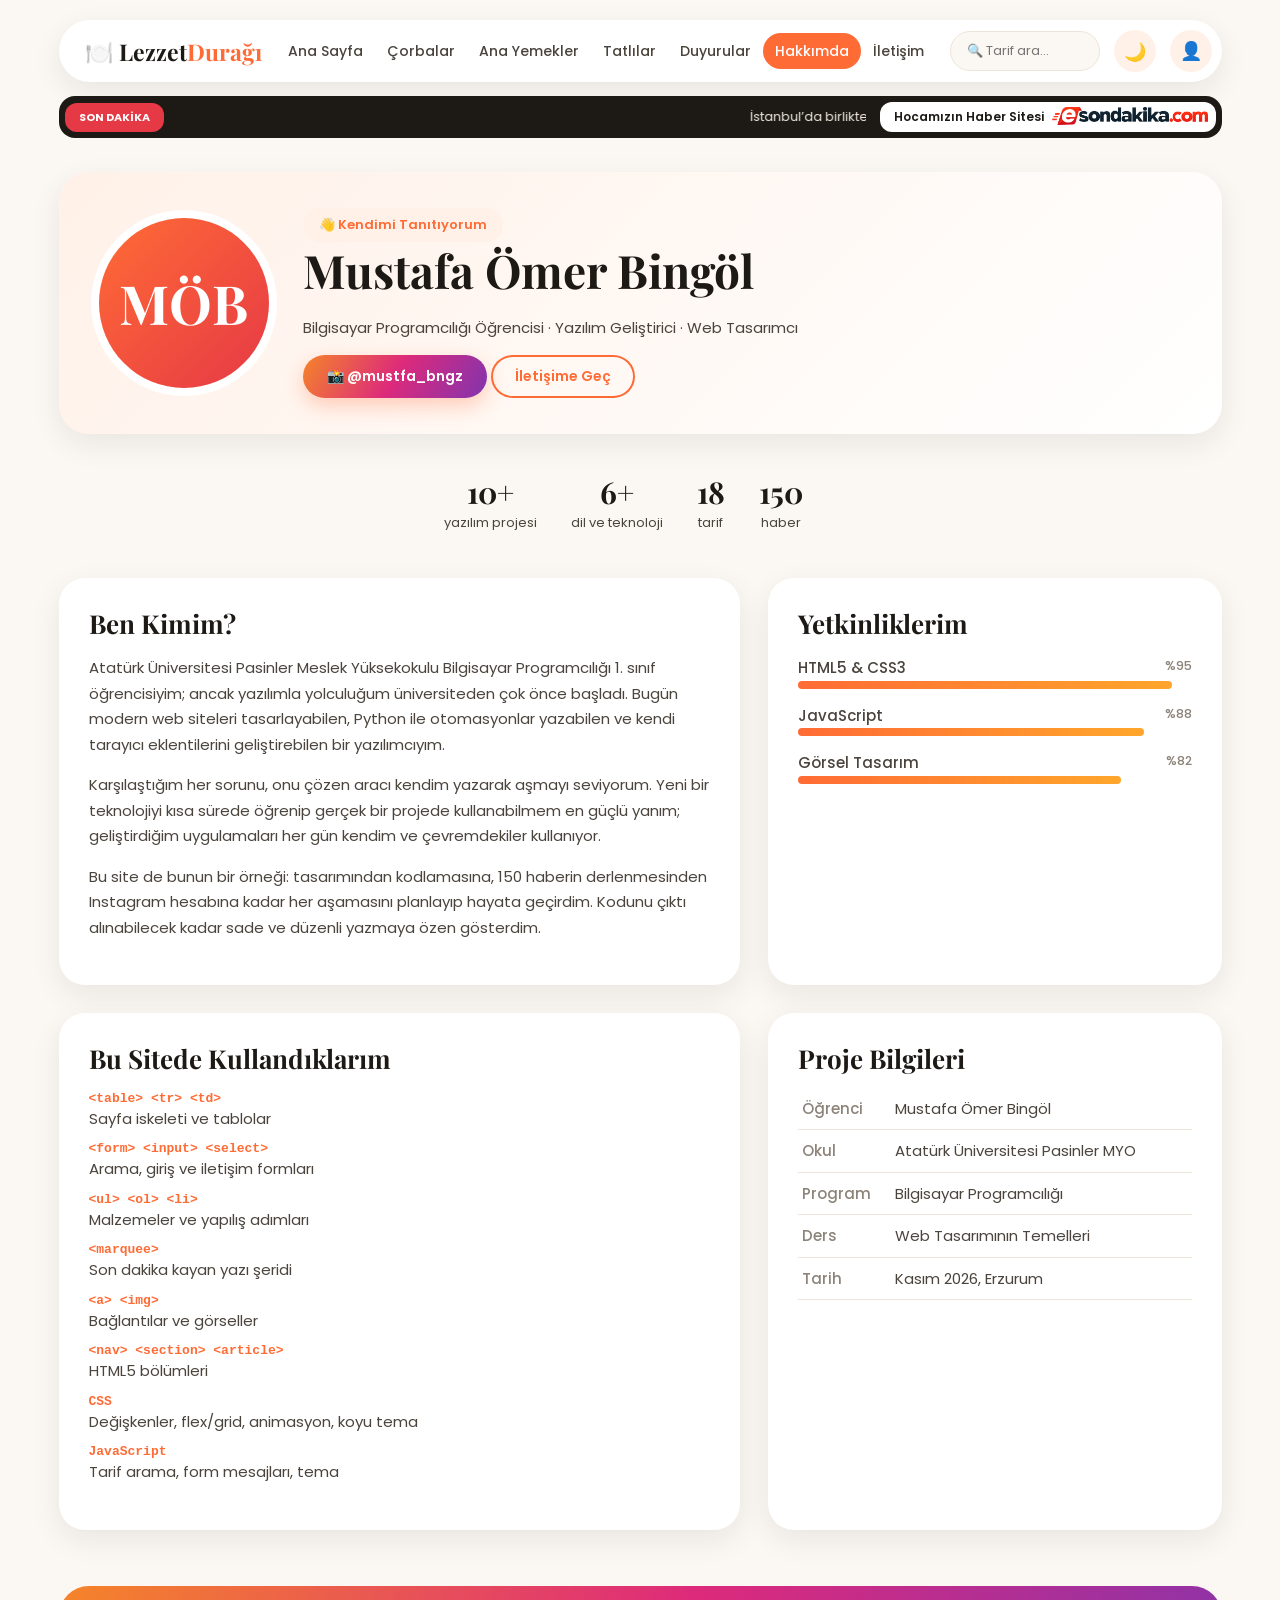
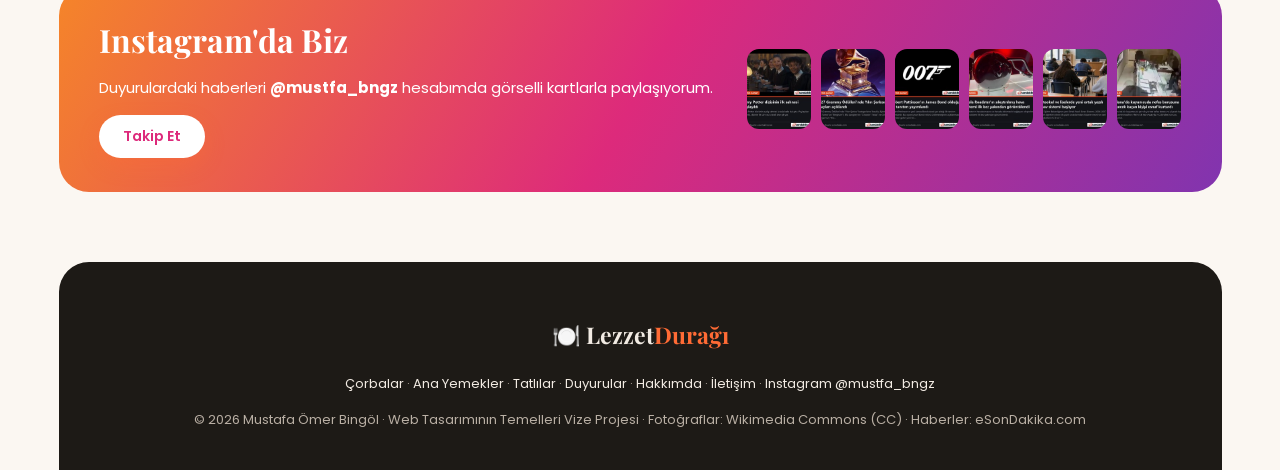
<file: hakkimda.html>
<!DOCTYPE html>
<html lang="tr">
<head>
  <meta charset="UTF-8">
  <title>Hakkımda | Lezzet Durağı</title>
  <link rel="stylesheet" href="stil.css">
</head>
<body>
<table class="sayfa">
  <tr><td colspan="2" class="ust"><div>
    <a class="logo" href="index.html">🍽️ Lezzet<b>Durağı</b></a>
    <nav><a href="index.html">Ana Sayfa</a><a href="corbalar.html">Çorbalar</a><a href="anayemekler.html">Ana Yemekler</a><a href="tatlilar.html">Tatlılar</a><a href="duyurular.html">Duyurular</a><a href="hakkimda.html" class="aktif">Hakkımda</a><a href="iletisim.html">İletişim</a></nav>
    <form onsubmit="return tarifAra(this)"><input name="q" placeholder="🔍 Tarif ara..."></form>
    <button onclick="tema()" title="Koyu / açık tema">🌙</button><a class="giris" href="index.html#giris" title="Giriş Yap">👤</a>
  </div></td></tr>
  <tr><td colspan="2" class="serit"><div>
    <b>SON DAKİKA</b><marquee onmouseover="this.stop()" onmouseout="this.start()">İstanbul’da birlikte hareket eden kuş sürüsü görüntülendi • Haaland için Real Madrid, Osimhen için Manchester City iddiası • Bitcoin bir ayda yaklaşık yüzde 21 değer kaybetti • Gram altın 6.240 TL’ye geriledi • Öğretmenden GTA 6’nın çıkış haftasında ödev ve sınav düzenlemesi</marquee>
    <a href="https://esondakika.com/tr">Hocamızın Haber Sitesi <img src="haber-gorselleri/esondakika-logo.png" alt="eSonDakika"></a>
  </div></td></tr>
  <tr><td colspan="2">
    <section class="tanitim buyuk">
      <div class="avatar">MÖB</div>
      <div><span class="rozet">👋 Kendimi Tanıtıyorum</span><h1>Mustafa Ömer Bingöl</h1>
      <p>Bilgisayar Programcılığı Öğrencisi · Yazılım Geliştirici · Web Tasarımcı</p>
      <a class="btn ig-renk" href="https://www.instagram.com/mustfa_bngz/">📸 @mustfa_bngz</a> <a class="btn bos" href="iletisim.html">İletişime Geç</a></div>
    </section>
    <p class="sayilar ortala"><span><b>10+</b>yazılım projesi</span><span><b>6+</b>dil ve teknoloji</span><span><b>18</b>tarif</span><span><b>150</b>haber</span></p>
    <div class="ikili">
      <div class="kutu">
        <h2>Ben Kimim?</h2>
        <p>Atatürk Üniversitesi Pasinler Meslek Yüksekokulu Bilgisayar Programcılığı 1. sınıf öğrencisiyim; ancak yazılımla
        yolculuğum üniversiteden çok önce başladı. Bugün modern web siteleri tasarlayabilen, Python ile otomasyonlar yazabilen
        ve kendi tarayıcı eklentilerini geliştirebilen bir yazılımcıyım.</p>
        <p>Karşılaştığım her sorunu, onu çözen aracı kendim yazarak aşmayı seviyorum. Yeni bir teknolojiyi kısa sürede öğrenip
        gerçek bir projede kullanabilmem en güçlü yanım; geliştirdiğim uygulamaları her gün kendim ve çevremdekiler kullanıyor.</p>
        <p>Bu site de bunun bir örneği: tasarımından kodlamasına, 150 haberin derlenmesinden Instagram hesabına kadar her aşamasını
        planlayıp hayata geçirdim. Kodunu çıktı alınabilecek kadar sade ve düzenli yazmaya özen gösterdim.</p>
      </div>
      <div class="kutu">
        <h2>Yetkinliklerim</h2>
        <ul class="beceri"><li>HTML5 &amp; CSS3 <small>%95</small><i style="width:95%"></i></li><li>JavaScript <small>%88</small><i style="width:88%"></i></li><li>Görsel Tasarım <small>%82</small><i style="width:82%"></i></li></ul>
      </div>
    </div>
    <div class="ikili">
      <div class="kutu">
        <h2>Bu Sitede Kullandıklarım</h2>
        <ul class="etiketler">
          <li><code>&lt;table&gt; &lt;tr&gt; &lt;td&gt;</code>Sayfa iskeleti ve tablolar</li>
          <li><code>&lt;form&gt; &lt;input&gt; &lt;select&gt;</code>Arama, giriş ve iletişim formları</li>
          <li><code>&lt;ul&gt; &lt;ol&gt; &lt;li&gt;</code>Malzemeler ve yapılış adımları</li>
          <li><code>&lt;marquee&gt;</code>Son dakika kayan yazı şeridi</li>
          <li><code>&lt;a&gt; &lt;img&gt;</code>Bağlantılar ve görseller</li>
          <li><code>&lt;nav&gt; &lt;section&gt; &lt;article&gt;</code>HTML5 bölümleri</li>
          <li><code>CSS</code>Değişkenler, flex/grid, animasyon, koyu tema</li>
          <li><code>JavaScript</code>Tarif arama, form mesajları, tema</li>
        </ul>
      </div>
      <div class="kutu">
        <h2>Proje Bilgileri</h2>
        <table class="bilgi-tablo">
          <tr><th>Öğrenci</th><td>Mustafa Ömer Bingöl</td></tr>
          <tr><th>Okul</th><td>Atatürk Üniversitesi Pasinler MYO</td></tr><tr><th>Program</th><td>Bilgisayar Programcılığı</td></tr>
          <tr><th>Ders</th><td>Web Tasarımının Temelleri</td></tr>
          <tr><th>Tarih</th><td>Kasım 2026, Erzurum</td></tr>
        </table>
      </div>
    </div>
    <section class="ig">
      <div><h2>Instagram'da Biz</h2><p>Duyurulardaki haberleri <b>@mustfa_bngz</b> hesabımda görselli kartlarla paylaşıyorum.</p><a class="btn beyaz" href="https://www.instagram.com/mustfa_bngz/">Takip Et</a></div>
      <div class="ig-galeri"><img src="instagram-gorselleri/1.jpg" alt=""><img src="instagram-gorselleri/2.jpg" alt=""><img src="instagram-gorselleri/3.jpg" alt=""><img src="instagram-gorselleri/4.jpg" alt=""><img src="instagram-gorselleri/5.jpg" alt=""><img src="instagram-gorselleri/6.jpg" alt=""></div>
    </section>
  </td></tr>
  <tr><td colspan="2" class="alt"><div>
    <p class="logo">🍽️ Lezzet<b>Durağı</b></p>
    <p><a href="corbalar.html">Çorbalar</a> · <a href="anayemekler.html">Ana Yemekler</a> · <a href="tatlilar.html">Tatlılar</a> · <a href="duyurular.html">Duyurular</a> · <a href="hakkimda.html">Hakkımda</a> · <a href="iletisim.html">İletişim</a> · <a href="https://www.instagram.com/mustfa_bngz/">Instagram @mustfa_bngz</a></p>
    <p>© 2026 Mustafa Ömer Bingöl · Web Tasarımının Temelleri Vize Projesi · Fotoğraflar: Wikimedia Commons (CC) · Haberler: eSonDakika.com</p>
  </div></td></tr>
</table>
<script src="betik.js"></script>
</body>
</html>
</file>
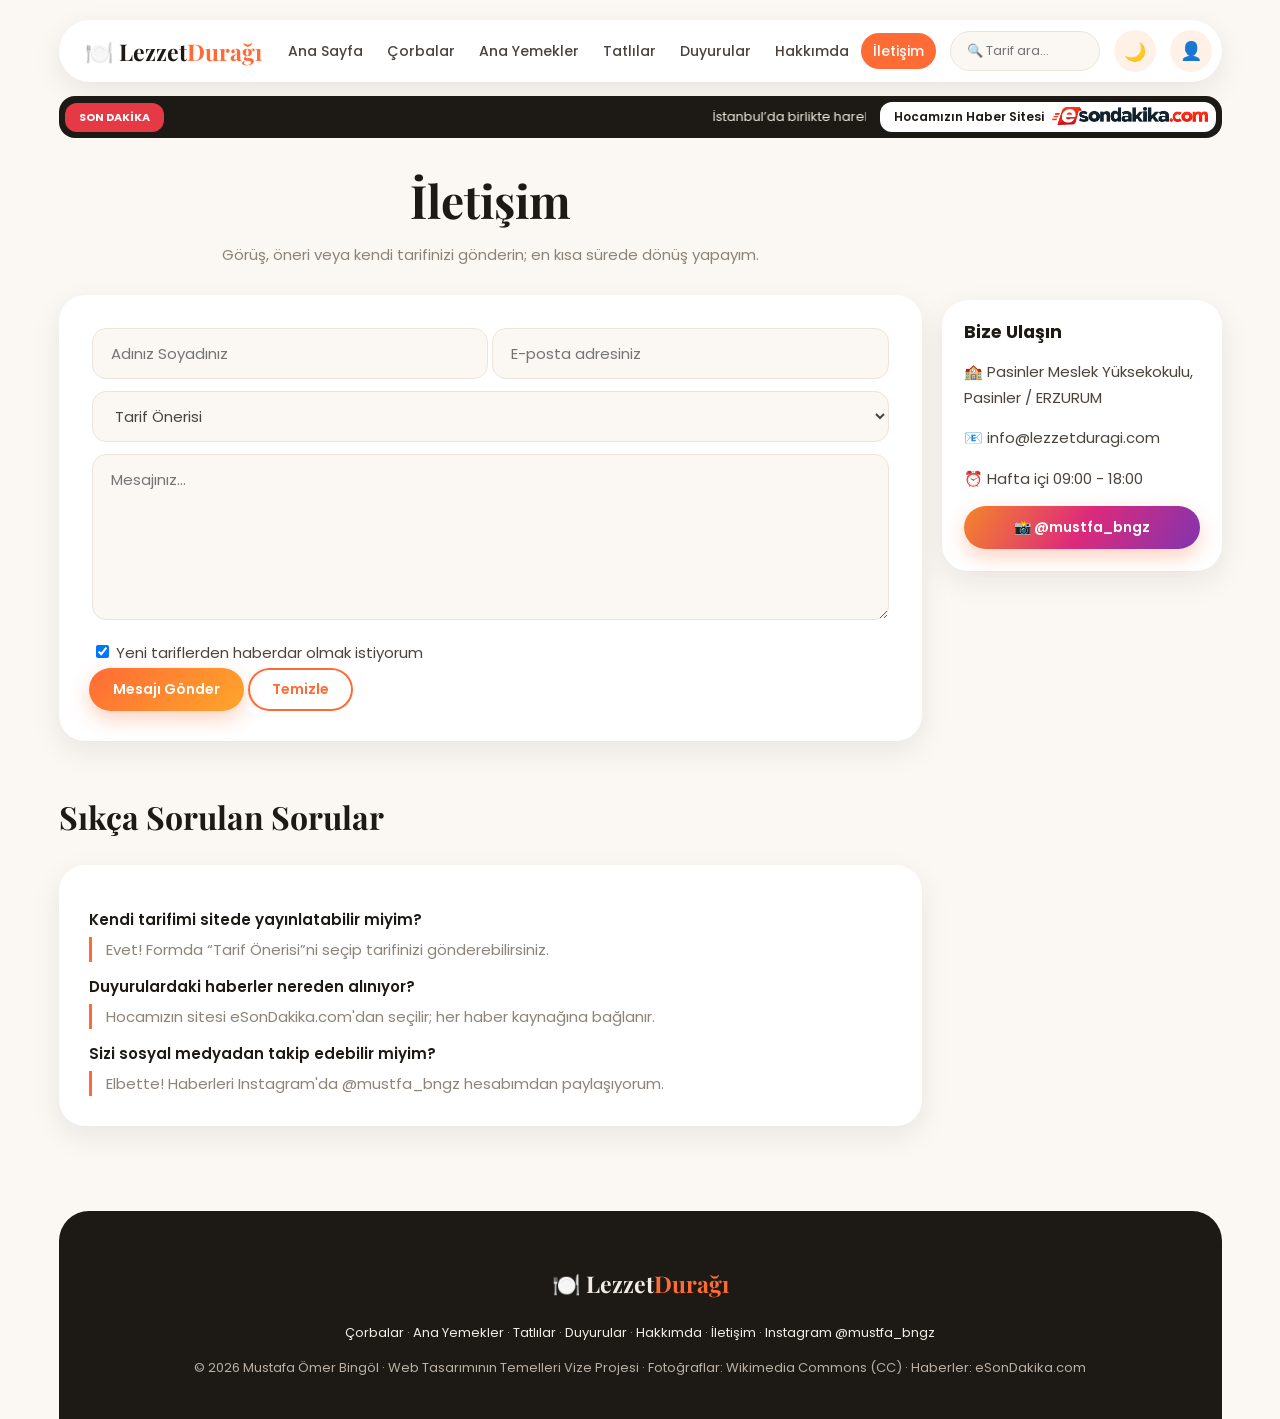
<file: iletisim.html>
<!DOCTYPE html>
<html lang="tr">
<head>
  <meta charset="UTF-8">
  <title>İletişim | Lezzet Durağı</title>
  <link rel="stylesheet" href="stil.css">
</head>
<body>
<table class="sayfa">
  <tr><td colspan="2" class="ust"><div>
    <a class="logo" href="index.html">🍽️ Lezzet<b>Durağı</b></a>
    <nav><a href="index.html">Ana Sayfa</a><a href="corbalar.html">Çorbalar</a><a href="anayemekler.html">Ana Yemekler</a><a href="tatlilar.html">Tatlılar</a><a href="duyurular.html">Duyurular</a><a href="hakkimda.html">Hakkımda</a><a href="iletisim.html" class="aktif">İletişim</a></nav>
    <form onsubmit="return tarifAra(this)"><input name="q" placeholder="🔍 Tarif ara..."></form>
    <button onclick="tema()" title="Koyu / açık tema">🌙</button><a class="giris" href="index.html#giris" title="Giriş Yap">👤</a>
  </div></td></tr>
  <tr><td colspan="2" class="serit"><div>
    <b>SON DAKİKA</b><marquee onmouseover="this.stop()" onmouseout="this.start()">İstanbul’da birlikte hareket eden kuş sürüsü görüntülendi • Haaland için Real Madrid, Osimhen için Manchester City iddiası • Bitcoin bir ayda yaklaşık yüzde 21 değer kaybetti • Gram altın 6.240 TL’ye geriledi • Öğretmenden GTA 6’nın çıkış haftasında ödev ve sınav düzenlemesi</marquee>
    <a href="https://esondakika.com/tr">Hocamızın Haber Sitesi <img src="haber-gorselleri/esondakika-logo.png" alt="eSonDakika"></a>
  </div></td></tr>
  <tr><td>
    <div class="baslik"><h1>İletişim</h1><p>Görüş, öneri veya kendi tarifinizi gönderin; en kısa sürede dönüş yapayım.</p></div>
    <form class="kutu form" onsubmit="return mesaj(this, 'Teşekkürler! Mesajınız alınmıştır.')">
      <table>
        <tr><td><input placeholder="Adınız Soyadınız" required></td><td><input type="email" placeholder="E-posta adresiniz" required></td></tr>
        <tr><td colspan="2"><select><option>Tarif Önerisi</option><option>Görüş / Öneri</option><option>Haberler Hakkında</option><option>Diğer</option></select></td></tr>
        <tr><td colspan="2"><textarea rows="6" placeholder="Mesajınız..."></textarea></td></tr>
        <tr><td colspan="2"><label><input type="checkbox" checked> Yeni tariflerden haberdar olmak istiyorum</label></td></tr>
      </table>
      <input class="btn" type="submit" value="Mesajı Gönder"> <input class="btn bos" type="reset" value="Temizle">
    </form>
    <h2>Sıkça Sorulan Sorular</h2>
    <dl class="kutu sss">
      <dt>Kendi tarifimi sitede yayınlatabilir miyim?</dt><dd>Evet! Formda “Tarif Önerisi”ni seçip tarifinizi gönderebilirsiniz.</dd>
      <dt>Duyurulardaki haberler nereden alınıyor?</dt><dd>Hocamızın sitesi eSonDakika.com'dan seçilir; her haber kaynağına bağlanır.</dd>
      <dt>Sizi sosyal medyadan takip edebilir miyim?</dt><dd>Elbette! Haberleri Instagram'da @mustfa_bngz hesabımdan paylaşıyorum.</dd>
    </dl>
  </td><td class="yan"><div>
    <h3>Bize Ulaşın</h3>
    <p>🏫 Pasinler Meslek Yüksekokulu, Pasinler / ERZURUM</p><p>📧 info@lezzetduragi.com</p><p>⏰ Hafta içi 09:00 - 18:00</p>
    <a class="btn ig-renk" href="https://www.instagram.com/mustfa_bngz/">📸 @mustfa_bngz</a>
  </div></td></tr>
  <tr><td colspan="2" class="alt"><div>
    <p class="logo">🍽️ Lezzet<b>Durağı</b></p>
    <p><a href="corbalar.html">Çorbalar</a> · <a href="anayemekler.html">Ana Yemekler</a> · <a href="tatlilar.html">Tatlılar</a> · <a href="duyurular.html">Duyurular</a> · <a href="hakkimda.html">Hakkımda</a> · <a href="iletisim.html">İletişim</a> · <a href="https://www.instagram.com/mustfa_bngz/">Instagram @mustfa_bngz</a></p>
    <p>© 2026 Mustafa Ömer Bingöl · Web Tasarımının Temelleri Vize Projesi · Fotoğraflar: Wikimedia Commons (CC) · Haberler: eSonDakika.com</p>
  </div></td></tr>
</table>
<script src="betik.js"></script>
</body>
</html>
</file>
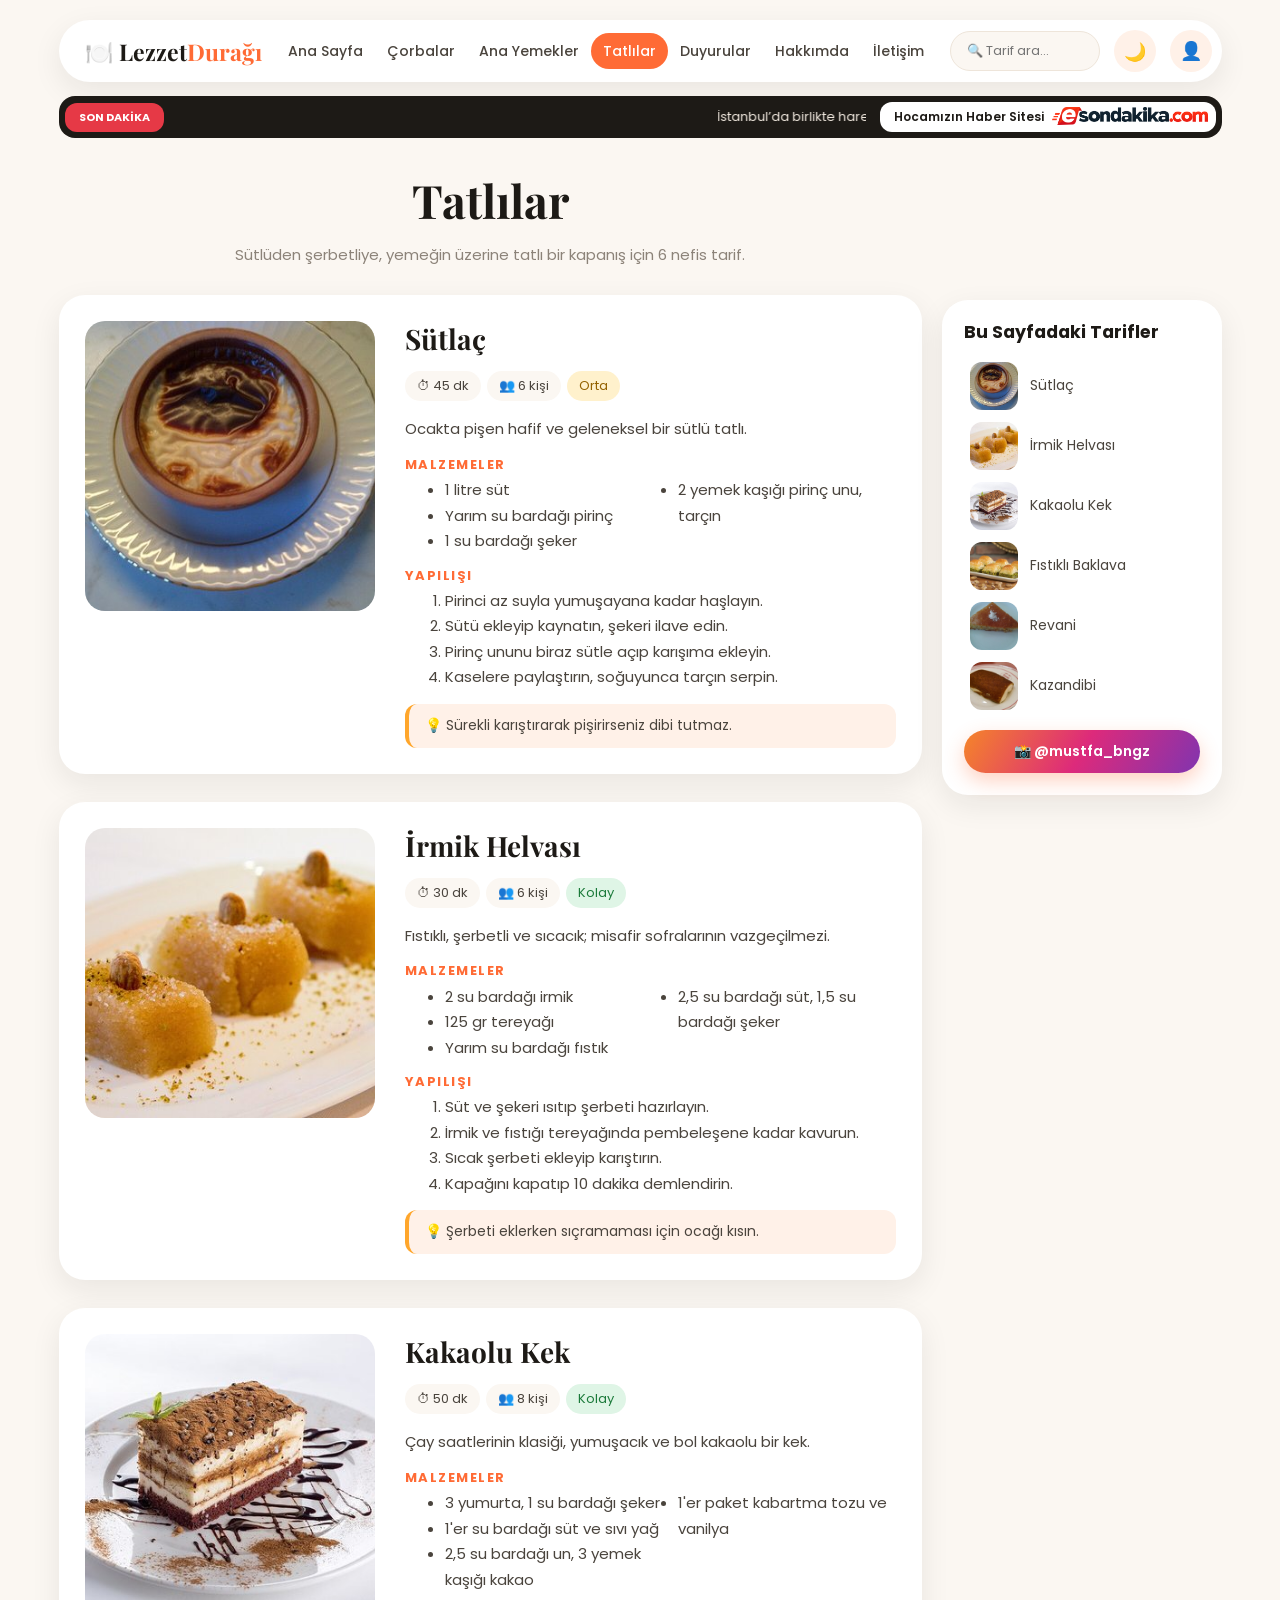
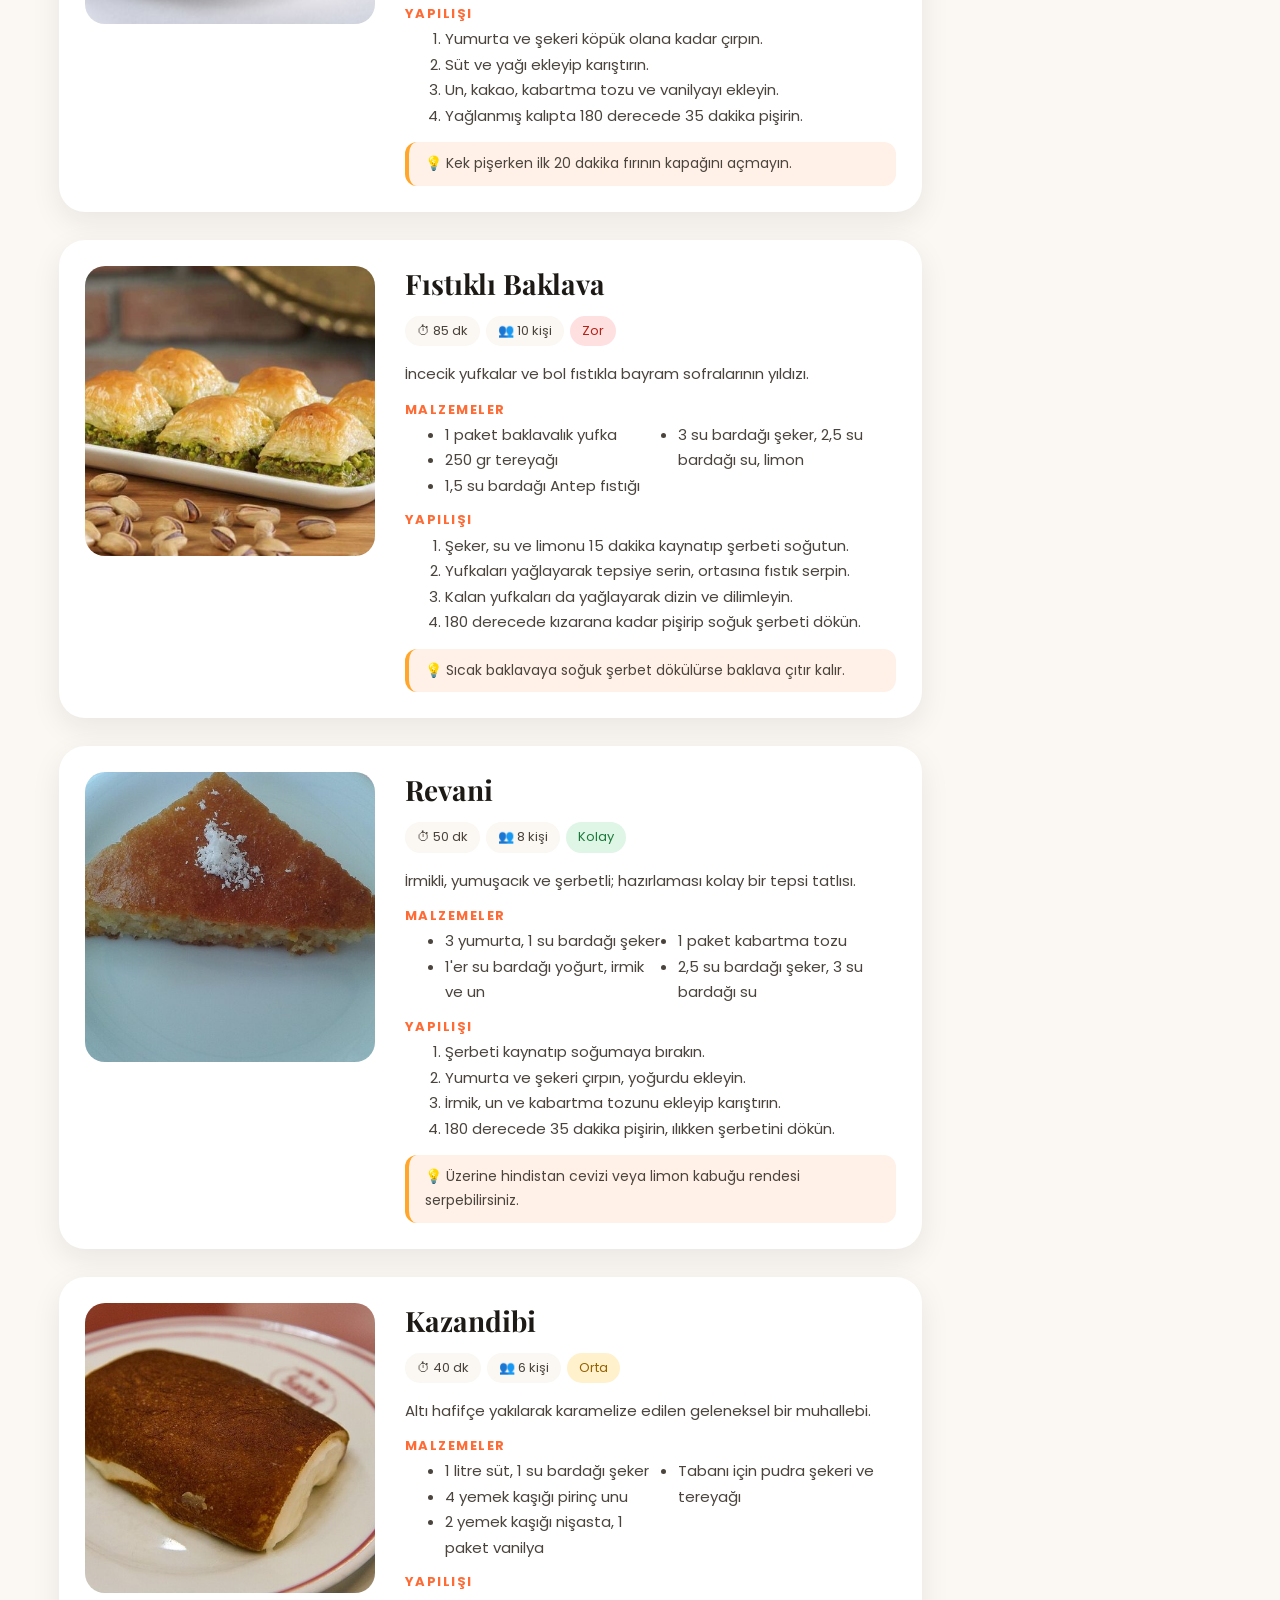
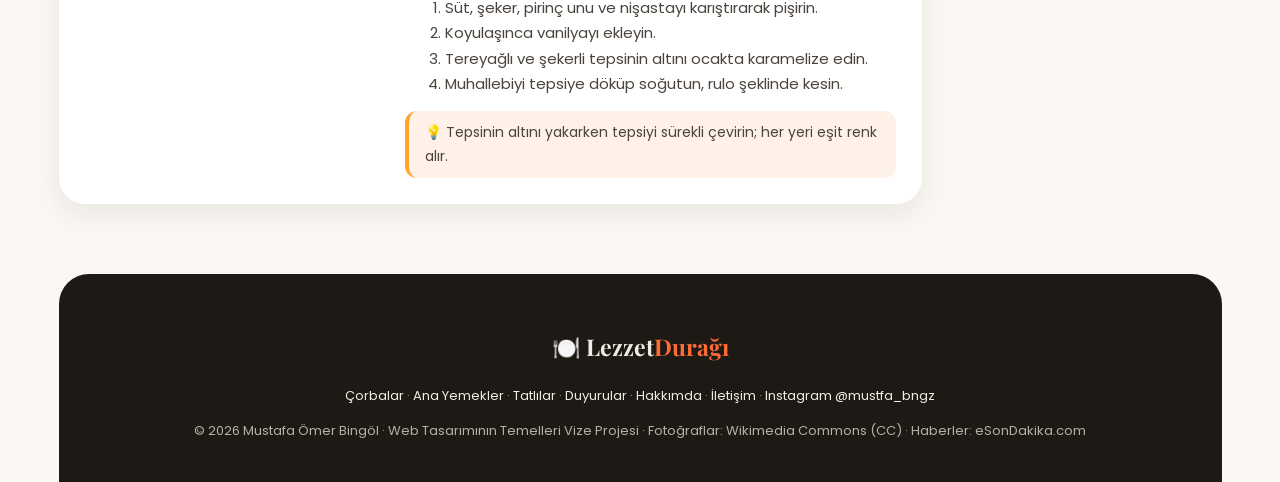
<file: tatlilar.html>
<!DOCTYPE html>
<html lang="tr">
<head>
  <meta charset="UTF-8">
  <title>Tatlılar | Lezzet Durağı</title>
  <link rel="stylesheet" href="stil.css">
</head>
<body>
<table class="sayfa">
  <tr><td colspan="2" class="ust"><div>
    <a class="logo" href="index.html">🍽️ Lezzet<b>Durağı</b></a>
    <nav><a href="index.html">Ana Sayfa</a><a href="corbalar.html">Çorbalar</a><a href="anayemekler.html">Ana Yemekler</a><a href="tatlilar.html" class="aktif">Tatlılar</a><a href="duyurular.html">Duyurular</a><a href="hakkimda.html">Hakkımda</a><a href="iletisim.html">İletişim</a></nav>
    <form onsubmit="return tarifAra(this)"><input name="q" placeholder="🔍 Tarif ara..."></form>
    <button onclick="tema()" title="Koyu / açık tema">🌙</button><a class="giris" href="index.html#giris" title="Giriş Yap">👤</a>
  </div></td></tr>
  <tr><td colspan="2" class="serit"><div>
    <b>SON DAKİKA</b><marquee onmouseover="this.stop()" onmouseout="this.start()">İstanbul’da birlikte hareket eden kuş sürüsü görüntülendi • Haaland için Real Madrid, Osimhen için Manchester City iddiası • Bitcoin bir ayda yaklaşık yüzde 21 değer kaybetti • Gram altın 6.240 TL’ye geriledi • Öğretmenden GTA 6’nın çıkış haftasında ödev ve sınav düzenlemesi</marquee>
    <a href="https://esondakika.com/tr">Hocamızın Haber Sitesi <img src="haber-gorselleri/esondakika-logo.png" alt="eSonDakika"></a>
  </div></td></tr>
  <tr><td>
    <div class="baslik"><h1>Tatlılar</h1><p>Sütlüden şerbetliye, yemeğin üzerine tatlı bir kapanış için 6 nefis tarif.</p></div>
    <article class="tarif" id="sutlac"><img src="tarif-gorselleri/sutlac.jpg" alt="Sütlaç"><div>
      <h2>Sütlaç</h2><p class="bilgi"><span>⏱ 45 dk</span><span>👥 6 kişi</span><span class="orta">Orta</span></p>
      <p>Ocakta pişen hafif ve geleneksel bir sütlü tatlı.</p>
      <h3>Malzemeler</h3><ul><li>1 litre süt</li><li>Yarım su bardağı pirinç</li><li>1 su bardağı şeker</li><li>2 yemek kaşığı pirinç unu, tarçın</li></ul>
      <h3>Yapılışı</h3><ol><li>Pirinci az suyla yumuşayana kadar haşlayın.</li><li>Sütü ekleyip kaynatın, şekeri ilave edin.</li><li>Pirinç ununu biraz sütle açıp karışıma ekleyin.</li><li>Kaselere paylaştırın, soğuyunca tarçın serpin.</li></ol>
      <p class="puf">💡 Sürekli karıştırarak pişirirseniz dibi tutmaz.</p>
    </div></article>
    <article class="tarif" id="irmik"><img src="tarif-gorselleri/irmik.jpg" alt="İrmik Helvası"><div>
      <h2>İrmik Helvası</h2><p class="bilgi"><span>⏱ 30 dk</span><span>👥 6 kişi</span><span class="kolay">Kolay</span></p>
      <p>Fıstıklı, şerbetli ve sıcacık; misafir sofralarının vazgeçilmezi.</p>
      <h3>Malzemeler</h3><ul><li>2 su bardağı irmik</li><li>125 gr tereyağı</li><li>Yarım su bardağı fıstık</li><li>2,5 su bardağı süt, 1,5 su bardağı şeker</li></ul>
      <h3>Yapılışı</h3><ol><li>Süt ve şekeri ısıtıp şerbeti hazırlayın.</li><li>İrmik ve fıstığı tereyağında pembeleşene kadar kavurun.</li><li>Sıcak şerbeti ekleyip karıştırın.</li><li>Kapağını kapatıp 10 dakika demlendirin.</li></ol>
      <p class="puf">💡 Şerbeti eklerken sıçramaması için ocağı kısın.</p>
    </div></article>
    <article class="tarif" id="kek"><img src="tarif-gorselleri/kek.jpg" alt="Kakaolu Kek"><div>
      <h2>Kakaolu Kek</h2><p class="bilgi"><span>⏱ 50 dk</span><span>👥 8 kişi</span><span class="kolay">Kolay</span></p>
      <p>Çay saatlerinin klasiği, yumuşacık ve bol kakaolu bir kek.</p>
      <h3>Malzemeler</h3><ul><li>3 yumurta, 1 su bardağı şeker</li><li>1'er su bardağı süt ve sıvı yağ</li><li>2,5 su bardağı un, 3 yemek kaşığı kakao</li><li>1'er paket kabartma tozu ve vanilya</li></ul>
      <h3>Yapılışı</h3><ol><li>Yumurta ve şekeri köpük olana kadar çırpın.</li><li>Süt ve yağı ekleyip karıştırın.</li><li>Un, kakao, kabartma tozu ve vanilyayı ekleyin.</li><li>Yağlanmış kalıpta 180 derecede 35 dakika pişirin.</li></ol>
      <p class="puf">💡 Kek pişerken ilk 20 dakika fırının kapağını açmayın.</p>
    </div></article>
    <article class="tarif" id="baklava"><img src="tarif-gorselleri/baklava.jpg" alt="Fıstıklı Baklava"><div>
      <h2>Fıstıklı Baklava</h2><p class="bilgi"><span>⏱ 85 dk</span><span>👥 10 kişi</span><span class="zor">Zor</span></p>
      <p>İncecik yufkalar ve bol fıstıkla bayram sofralarının yıldızı.</p>
      <h3>Malzemeler</h3><ul><li>1 paket baklavalık yufka</li><li>250 gr tereyağı</li><li>1,5 su bardağı Antep fıstığı</li><li>3 su bardağı şeker, 2,5 su bardağı su, limon</li></ul>
      <h3>Yapılışı</h3><ol><li>Şeker, su ve limonu 15 dakika kaynatıp şerbeti soğutun.</li><li>Yufkaları yağlayarak tepsiye serin, ortasına fıstık serpin.</li><li>Kalan yufkaları da yağlayarak dizin ve dilimleyin.</li><li>180 derecede kızarana kadar pişirip soğuk şerbeti dökün.</li></ol>
      <p class="puf">💡 Sıcak baklavaya soğuk şerbet dökülürse baklava çıtır kalır.</p>
    </div></article>
    <article class="tarif" id="revani"><img src="tarif-gorselleri/revani.jpg" alt="Revani"><div>
      <h2>Revani</h2><p class="bilgi"><span>⏱ 50 dk</span><span>👥 8 kişi</span><span class="kolay">Kolay</span></p>
      <p>İrmikli, yumuşacık ve şerbetli; hazırlaması kolay bir tepsi tatlısı.</p>
      <h3>Malzemeler</h3><ul><li>3 yumurta, 1 su bardağı şeker</li><li>1'er su bardağı yoğurt, irmik ve un</li><li>1 paket kabartma tozu</li><li>2,5 su bardağı şeker, 3 su bardağı su</li></ul>
      <h3>Yapılışı</h3><ol><li>Şerbeti kaynatıp soğumaya bırakın.</li><li>Yumurta ve şekeri çırpın, yoğurdu ekleyin.</li><li>İrmik, un ve kabartma tozunu ekleyip karıştırın.</li><li>180 derecede 35 dakika pişirin, ılıkken şerbetini dökün.</li></ol>
      <p class="puf">💡 Üzerine hindistan cevizi veya limon kabuğu rendesi serpebilirsiniz.</p>
    </div></article>
    <article class="tarif" id="kazandibi"><img src="tarif-gorselleri/kazandibi.jpg" alt="Kazandibi"><div>
      <h2>Kazandibi</h2><p class="bilgi"><span>⏱ 40 dk</span><span>👥 6 kişi</span><span class="orta">Orta</span></p>
      <p>Altı hafifçe yakılarak karamelize edilen geleneksel bir muhallebi.</p>
      <h3>Malzemeler</h3><ul><li>1 litre süt, 1 su bardağı şeker</li><li>4 yemek kaşığı pirinç unu</li><li>2 yemek kaşığı nişasta, 1 paket vanilya</li><li>Tabanı için pudra şekeri ve tereyağı</li></ul>
      <h3>Yapılışı</h3><ol><li>Süt, şeker, pirinç unu ve nişastayı karıştırarak pişirin.</li><li>Koyulaşınca vanilyayı ekleyin.</li><li>Tereyağlı ve şekerli tepsinin altını ocakta karamelize edin.</li><li>Muhallebiyi tepsiye döküp soğutun, rulo şeklinde kesin.</li></ol>
      <p class="puf">💡 Tepsinin altını yakarken tepsiyi sürekli çevirin; her yeri eşit renk alır.</p>
    </div></article>
  </td><td class="yan"><div>
    <h3>Bu Sayfadaki Tarifler</h3>
    <a class="mini" href="#sutlac"><img src="tarif-gorselleri/sutlac.jpg" alt="">Sütlaç</a>
    <a class="mini" href="#irmik"><img src="tarif-gorselleri/irmik.jpg" alt="">İrmik Helvası</a>
    <a class="mini" href="#kek"><img src="tarif-gorselleri/kek.jpg" alt="">Kakaolu Kek</a>
    <a class="mini" href="#baklava"><img src="tarif-gorselleri/baklava.jpg" alt="">Fıstıklı Baklava</a>
    <a class="mini" href="#revani"><img src="tarif-gorselleri/revani.jpg" alt="">Revani</a>
    <a class="mini" href="#kazandibi"><img src="tarif-gorselleri/kazandibi.jpg" alt="">Kazandibi</a>
    <a class="btn ig-renk" href="https://www.instagram.com/mustfa_bngz/">📸 @mustfa_bngz</a>
  </div></td></tr>
  <tr><td colspan="2" class="alt"><div>
    <p class="logo">🍽️ Lezzet<b>Durağı</b></p>
    <p><a href="corbalar.html">Çorbalar</a> · <a href="anayemekler.html">Ana Yemekler</a> · <a href="tatlilar.html">Tatlılar</a> · <a href="duyurular.html">Duyurular</a> · <a href="hakkimda.html">Hakkımda</a> · <a href="iletisim.html">İletişim</a> · <a href="https://www.instagram.com/mustfa_bngz/">Instagram @mustfa_bngz</a></p>
    <p>© 2026 Mustafa Ömer Bingöl · Web Tasarımının Temelleri Vize Projesi · Fotoğraflar: Wikimedia Commons (CC) · Haberler: eSonDakika.com</p>
  </div></td></tr>
</table>
<script src="betik.js"></script>
</body>
</html>
</file>
<file: stil.css>
/* Lezzet Durağı - stil.css | Mustafa Ömer Bingöl */
@import url("https://fonts.googleapis.com/css2?family=Playfair+Display:wght@700&family=Poppins:wght@400;500;600&display=swap");

/* 1. RENKLER VE KOYU TEMA */
:root { --ana: #ff6b35; --ana2: #ffa62b; --koyu: #1d1a16; --yazi: #4a443d; --soluk: #8c8379; --zemin: #fbf7f2; --kart: #fff; --cizgi: #eee5da; --acik: #fff1e8; --golge: 0 10px 30px #1d1a1614; }
body.koyu { --koyu: #f7f1ea; --yazi: #d9d0c5; --soluk: #a59b90; --zemin: #14120f; --kart: #201c18; --cizgi: #36302a; --acik: #2c241d; --golge: 0 10px 30px #0008; }

/* 2. GENEL */
* { box-sizing: border-box; }
body { margin: 0; background: var(--zemin); color: var(--yazi); font: 15px/1.7 Poppins, sans-serif; transition: .4s; }
a { color: var(--ana); text-decoration: none; }
h1, h2, h3 { margin: 0 0 12px; color: var(--koyu); line-height: 1.25; }
h1, h2 { font-family: "Playfair Display", serif; }
h1 { font-size: 46px; }
h2 { margin-top: 56px; font-size: 32px; }
h2 a { float: right; margin-top: 12px; font: 600 14px Poppins; }
img { display: block; max-width: 100%; object-fit: cover; }

/* 3. SAYFA İSKELETİ (tablo) */
.sayfa { width: 100%; max-width: 1200px; margin: auto; border-collapse: collapse; }
.sayfa > tbody > tr > td { padding: 0 20px; vertical-align: top; }
.sayfa .yan { width: 300px; padding-left: 0; }

/* 4. ÜST MENÜ VE SON DAKİKA ŞERİDİ */
.ust div { display: flex; align-items: center; gap: 14px; margin: 20px 0 14px; padding: 10px 10px 10px 26px; border-radius: 99px; background: var(--kart); box-shadow: var(--golge); }
.logo { color: var(--koyu); font: 700 23px "Playfair Display"; white-space: nowrap; }
.logo b { color: var(--ana); }
nav { flex: 1; text-align: center; }
nav a { padding: 8px 12px; border-radius: 99px; color: var(--yazi); font-size: 14px; font-weight: 500; white-space: nowrap; }
nav a:hover, nav .aktif { background: var(--ana); color: #fff; }
.ust input { width: 150px; padding: 9px 16px; border: 1px solid var(--cizgi); border-radius: 99px; background: var(--zemin); color: var(--yazi); font: 13px Poppins; }
.ust button, .giris { width: 42px; height: 42px; border: 0; border-radius: 50%; background: var(--acik); font-size: 18px; line-height: 42px; text-align: center; cursor: pointer; transition: .3s; }
.ust button:hover, .giris:hover { transform: rotate(15deg) scale(1.1); }
.serit div { display: flex; align-items: center; gap: 14px; margin-bottom: 34px; padding: 6px; border-radius: 16px; background: #1d1a16; color: #efe7dd; font-size: 13px; }
.serit b { padding: 5px 14px; border-radius: 12px; background: #e63946; color: #fff; font-size: 11px; animation: yanip 1.6s infinite; }
.serit marquee { flex: 1; }
.serit a { display: flex; gap: 8px; padding: 5px 8px 5px 14px; border-radius: 12px; background: #fff; color: #1d1a16; font-size: 12px; font-weight: 600; white-space: nowrap; }
.serit img { height: 18px; }
@keyframes yanip { 50% { opacity: .5; } }
@keyframes gel { from { opacity: 0; transform: translateY(24px); } }

/* 5. DÜĞMELER */
.btn { display: inline-block; padding: 11px 24px; border: 0; border-radius: 99px; background: linear-gradient(135deg, var(--ana), var(--ana2)); color: #fff; font: 600 14px Poppins; cursor: pointer; box-shadow: 0 8px 20px #ff6b354d; transition: .3s; }
.btn:hover { transform: translateY(-3px); }
.btn.bos { background: none; color: var(--ana); box-shadow: inset 0 0 0 2px var(--ana); }
.btn.beyaz { background: #fff; color: #dd2a7b; }
.ig-renk, .ig { background: linear-gradient(120deg, #f58529, #dd2a7b, #8134af); }
.rozet { display: inline-block; padding: 6px 16px; border-radius: 99px; background: var(--acik); color: var(--ana); font-size: 13px; font-weight: 600; }
.cipler a { display: inline-block; margin: 4px; padding: 7px 16px; border-radius: 99px; background: var(--kart); box-shadow: var(--golge); color: var(--yazi); font-size: 14px; }
.cipler a:hover { background: var(--ana); color: #fff; }

/* 6. ANA SAYFA: KARŞILAMA, KARTLAR, TANITIM, INSTAGRAM */
.hero { display: flex; align-items: center; gap: 46px; animation: gel .8s; }
.hero p { color: var(--soluk); font-size: 17px; }
.hero h1 { margin: 16px 0; font-size: 60px; }
.hero img { width: 52%; height: 440px; border-radius: 36px 36px 36px 140px; }
.sayilar span { display: inline-block; margin: 18px 34px 0 0; font-size: 13px; }
.sayilar b { display: block; color: var(--koyu); font: 700 30px "Playfair Display"; }
.ortala { margin-top: 20px; text-align: center; }
.izgara { display: grid; grid-template-columns: repeat(3, 1fr); gap: 24px; }
.dort { grid-template-columns: repeat(4, 1fr); gap: 20px; }
.izgara > a { overflow: hidden; border-radius: 22px; background: var(--kart); box-shadow: var(--golge); color: var(--yazi); transition: .3s; }
.izgara > a:hover { transform: translateY(-6px); }
.izgara img { width: 100%; height: 210px; }
.izgara h3 { margin: 14px 18px 4px; font-size: 16px; }
.izgara small { display: block; margin: 0 18px 16px; color: var(--soluk); }
.dort img { height: 150px; }
.dort h3 { margin-bottom: 16px; font-size: 14px; }
.kategori { position: relative; height: 250px; }
.kategori img { height: 100%; }
.kategori span { position: absolute; bottom: 0; width: 100%; padding: 70px 26px 22px; background: linear-gradient(#0000, #000b); color: #fff; font: 700 26px "Playfair Display"; }
.kategori small { margin: 0; color: #fff; font: 14px Poppins; }
.tanitim { display: flex; align-items: center; gap: 34px; margin-top: 56px; padding: 36px 40px; border-radius: 30px; background: linear-gradient(135deg, var(--acik), var(--kart)); box-shadow: var(--golge); }
.buyuk { margin: 0; }
.avatar { flex-shrink: 0; width: 120px; height: 120px; border-radius: 50%; background: linear-gradient(135deg, var(--ana), #e63946); color: #fff; font: 700 38px/120px "Playfair Display"; text-align: center; box-shadow: 0 0 0 8px var(--kart); }
.buyuk .avatar { width: 170px; height: 170px; font-size: 54px; line-height: 170px; }
.ig { display: flex; align-items: center; gap: 34px; margin-top: 56px; padding: 34px 40px; border-radius: 30px; color: #fff; }
.ig h2 { margin: 0; color: #fff; }
.ig-galeri { display: grid; flex: 1.5; grid-template-columns: repeat(6, 1fr); gap: 10px; }
.ig-galeri img { aspect-ratio: 4 / 5; border-radius: 12px; transition: .3s; }
.ig-galeri img:hover { transform: scale(1.08) rotate(-2deg); }
.ipucu { display: grid; grid-template-columns: 1fr 1fr; gap: 16px; padding: 0; list-style: none; }
.ipucu li, .kutu { padding: 18px 22px; border-radius: 18px; background: var(--kart); box-shadow: var(--golge); }

/* 7. TARİF SAYFALARI VE YAN MENÜ */
.baslik { text-align: center; }
.baslik p { max-width: 680px; margin: 0 auto; color: var(--soluk); }
.tarif { display: flex; gap: 30px; margin-top: 28px; padding: 26px; border-radius: 26px; background: var(--kart); box-shadow: var(--golge); animation: gel .6s; }
.tarif img { flex-shrink: 0; width: 290px; height: 290px; border-radius: 20px; }
.tarif h2 { margin: 0 0 8px; font-size: 28px; }
.tarif h3 { margin: 14px 0 4px; color: var(--ana); font-size: 13px; letter-spacing: 1.5px; text-transform: uppercase; }
.tarif ul { margin: 0; columns: 2; }
.tarif ol { margin: 0; }
.bilgi span { display: inline-block; margin-right: 6px; padding: 4px 12px; border-radius: 99px; background: var(--zemin); font-size: 13px; }
.bilgi .kolay { background: #dff5e6; color: #1b7a3a; }
.bilgi .orta { background: #fff1cc; color: #946200; }
.bilgi .zor { background: #ffe0e0; color: #b42318; }
.puf { margin: 14px 0 0; padding: 10px 16px; border-left: 4px solid var(--ana2); border-radius: 12px; background: var(--acik); font-size: 14px; }
.yan div { position: sticky; top: 20px; margin-top: 128px; padding: 22px; border-radius: 26px; background: var(--kart); box-shadow: var(--golge); }
.mini { display: flex; align-items: center; gap: 12px; padding: 6px; border-radius: 14px; color: var(--yazi); font-size: 14px; transition: .2s; }
.mini:hover { padding-left: 12px; background: var(--acik); }
.mini img { width: 48px; height: 48px; border-radius: 12px; }
.yan .btn { display: block; margin-top: 14px; text-align: center; }

/* 8. HAKKIMDA, FORMLAR VE GİRİŞ PENCERESİ */
.kutu { margin-top: 28px; padding: 30px; border-radius: 26px; }
.kutu h2 { margin-top: 0; font-size: 26px; }
.ikili { display: grid; grid-template-columns: 3fr 2fr; gap: 28px; }
.beceri { padding: 0; list-style: none; }
.beceri li { margin-bottom: 14px; font-weight: 500; }
.beceri small { float: right; color: var(--soluk); }
.beceri i { display: block; height: 8px; border-radius: 9px; background: linear-gradient(90deg, var(--ana), var(--ana2)); }
.bilgi-tablo { width: 100%; border-collapse: collapse; }
.bilgi-tablo th, .bilgi-tablo td { padding: 8px 4px; border-bottom: 1px solid var(--cizgi); text-align: left; }
.bilgi-tablo th { color: var(--soluk); font-weight: 500; }
.etiketler { padding: 0; list-style: none; }
.etiketler li { margin-bottom: 10px; }
code { display: block; color: var(--ana); font: 600 13px Consolas, monospace; }
.form table { width: 100%; }
.form [placeholder], .form select, .modal [placeholder] { width: 100%; margin-bottom: 8px; padding: 13px 18px; border: 1px solid var(--cizgi); border-radius: 14px; background: var(--zemin); color: var(--yazi); font: 15px Poppins; }
.sss dt { margin-top: 12px; color: var(--koyu); font-weight: 600; }
.sss dd { margin: 4px 0 0; padding-left: 14px; border-left: 3px solid var(--ana); color: var(--soluk); }
.modal { display: none; position: fixed; inset: 0; align-items: center; justify-content: center; background: #14120f99; backdrop-filter: blur(8px); }
.modal:target { display: flex; }
.modal form { position: relative; width: 360px; text-align: center; animation: gel .4s; }
.kapat { position: absolute; top: 10px; right: 20px; color: var(--soluk); font-size: 28px; }

/* 9. ALT KISIM */
.alt div { margin-top: 70px; padding: 34px 20px 26px; border-radius: 30px 30px 0 0; background: #1d1a16; color: #b9afa4; font-size: 13px; text-align: center; }
.alt a, .alt .logo { color: #f2ebe3; }
</file>
